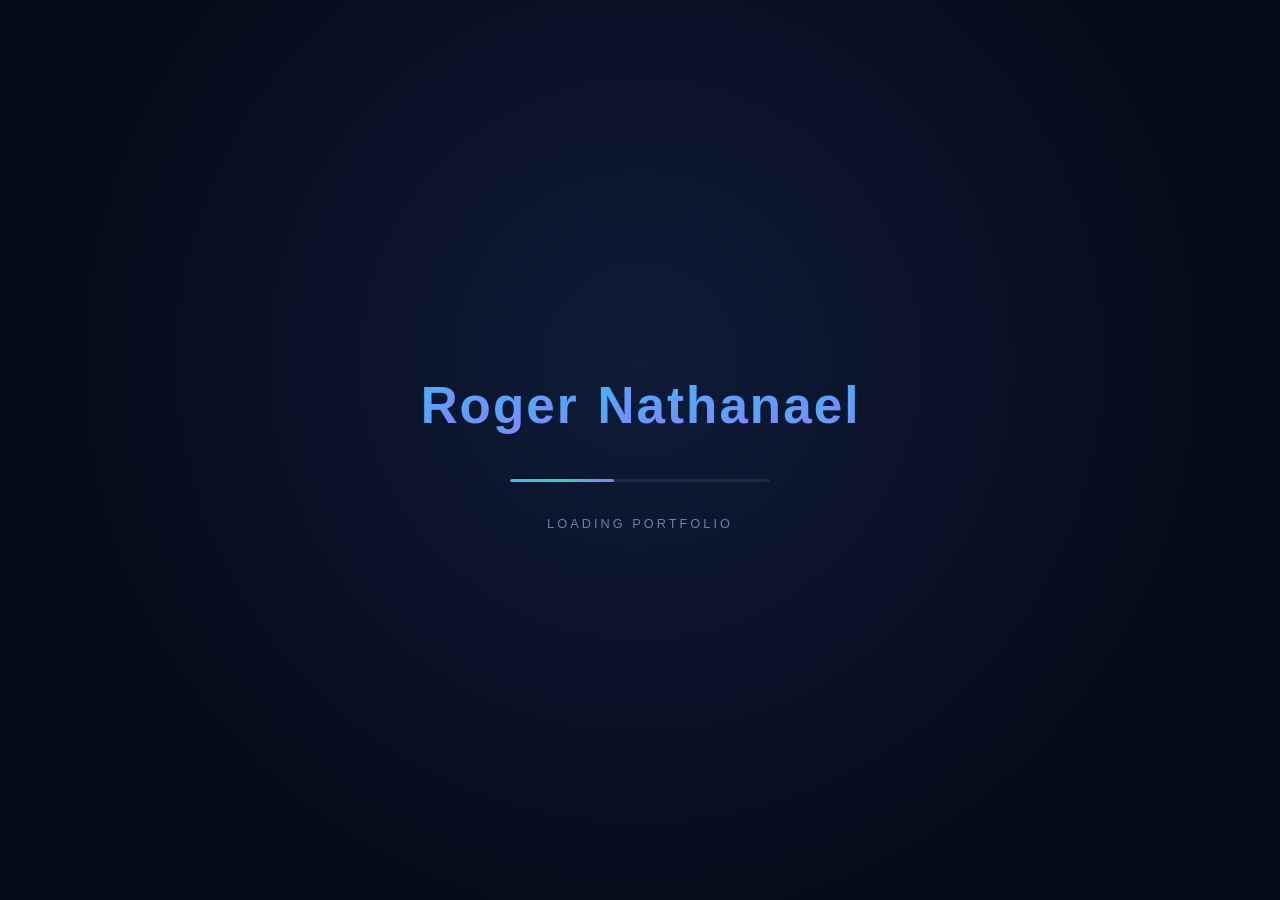
<file: Index.html>
<!DOCTYPE html>
<html lang="id">
<head>
  <meta charset="UTF-8" />
  <meta name="viewport" content="width=device-width, initial-scale=1.0" />
  <meta name="description" content="Personal portfolio of Roger Nathanael - Business Information Technology student at BINUS University." />
  <title>Roger Nathanael | Home</title>
  <link rel="preconnect" href="https://fonts.googleapis.com" />
  <link rel="preconnect" href="https://fonts.gstatic.com" crossorigin />
  <link href="https://fonts.googleapis.com/css2?family=Poppins:wght@300;400;500;600;700;800&family=Space+Grotesk:wght@400;500;600;700&display=swap" rel="stylesheet" />
  <link rel="stylesheet" href="css/style.css" />
  <script>
    // Runs before first paint: if this isn't the first visit of the session
    // (or we arrived via an in-site transition), skip the preloader entirely
    // so there's no blink / spinner flash on page changes.
    if (sessionStorage.getItem('rn-loaded') || sessionStorage.getItem('rn-transition')) {
      document.documentElement.classList.add('no-preloader');
    }
  </script>
</head>
<body class="loading">

  <div id="preloader">
    <div class="pre-logo" id="preLogo"></div>
    <div class="pre-ring"></div>
    <div class="pre-bar"><i></i></div>
    <div class="pre-text">Loading Portfolio</div>
  </div>

  <div class="bg-glow"></div>

  <nav>
    <div class="container nav-inner">
      <a href="index.html" class="logo">
        <span class="logo-name">Roger<span>.</span>Nathanael</span>
        <span class="logo-role">Business Information Technology Student</span>
      </a>
      <div class="nav-right">
        <ul class="nav-links" id="navLinks">
          <li><a href="index.html"><span class="idx">01</span>Home</a></li>
          <li><a href="about.html"><span class="idx">02</span>About</a></li>
          <li><a href="skills.html"><span class="idx">03</span>Skills</a></li>
          <li><a href="projects.html"><span class="idx">04</span>Projects</a></li>
          <li><a href="experience.html"><span class="idx">05</span>Experience</a></li>
          <li><a href="education.html"><span class="idx">06</span>Education</a></li>
          <li><a href="research.html"><span class="idx">07</span>Research</a></li>
          <li><a href="contact.html"><span class="idx">08</span>Contact</a></li>
        </ul>
        <div class="page-status">
          <span class="pill"><span class="dot"></span><span id="currentPageName">Home</span></span>
          <span class="page-count txt"><b id="currentPageNo">01</b> / 08</span>
        </div>
      </div>
      <button class="menu-toggle" id="menuToggle" aria-label="Toggle menu"><span></span><span></span><span></span></button>
    </div>
  </nav>

  <main>
    <section class="section" id="home">
      <!-- Always-moving decorative elements (animate even when idle) -->
      <div class="hero-decor" aria-hidden="true">
        <span class="orb orb-1"></span>
        <span class="orb orb-2"></span>
        <span class="orb orb-3"></span>
        <span class="ring ring-1"></span>
        <span class="ring ring-2"></span>
        <span class="particle particle-1"></span>
        <span class="particle particle-2"></span>
        <span class="particle particle-3"></span>
        <span class="particle particle-4"></span>
        <span class="particle particle-5"></span>
        <span class="particle particle-6"></span>
      </div>
      <div class="container hero">
        <div class="hero-text">
          <span class="hero-eyebrow reveal zoom"><span class="dot"></span> Open to internship opportunities</span>
          <h1 class="reveal up s1">Hi, I'm <span class="accent">Roger Nathanael</span></h1>
          <p class="role reveal up s2">Business Information Technology Student</p>
          <p class="lead reveal up s3">I explore the intersection of <strong>technology, business, and user-centered solutions</strong> through projects in information systems, UI/UX, data, machine learning, and IoT.</p>
          <div class="actions reveal up s4">
            <a class="btn btn-primary" href="projects.html"><svg viewBox="0 0 24 24" fill="none" stroke="currentColor" stroke-width="2"><path d="M3 3h7v7H3zM14 3h7v7h-7zM14 14h7v7h-7zM3 14h7v7H3z"/></svg>View My Projects</a>
            <a class="btn btn-outline" href="assets/Roger-Nathanael-CV.pdf" target="_blank" rel="noopener"><svg viewBox="0 0 24 24" fill="none" stroke="currentColor" stroke-width="2"><path d="M12 3v12m0 0 4-4m-4 4-4-4M5 21h14"/></svg>Download CV</a>
          </div>
          <div class="hero-chips reveal up s5">
            <span class="chip">BIT Student</span>
            <span class="chip">GPA 3.81</span>
            <span class="chip highlight">IoT Project — 1st Place</span>
          </div>
        </div>
        <div class="hero-visual">
          <div class="avatar-card reveal right s2">
            <div class="avatar">RN</div>
            <div class="avatar-meta"><div><strong>3.81</strong> GPA</div><div style="text-align:right;"><strong>Bekasi</strong> West Java</div></div>
          </div>
        </div>
      </div>
      <div class="scroll-hint"><div class="mouse"></div>SCROLL TO CONTINUE</div>
    </section>
  </main>

  <script src="js/portfolio-data.js"></script>
  <script src="js/main.js"></script>
</body>
</html>
</file>
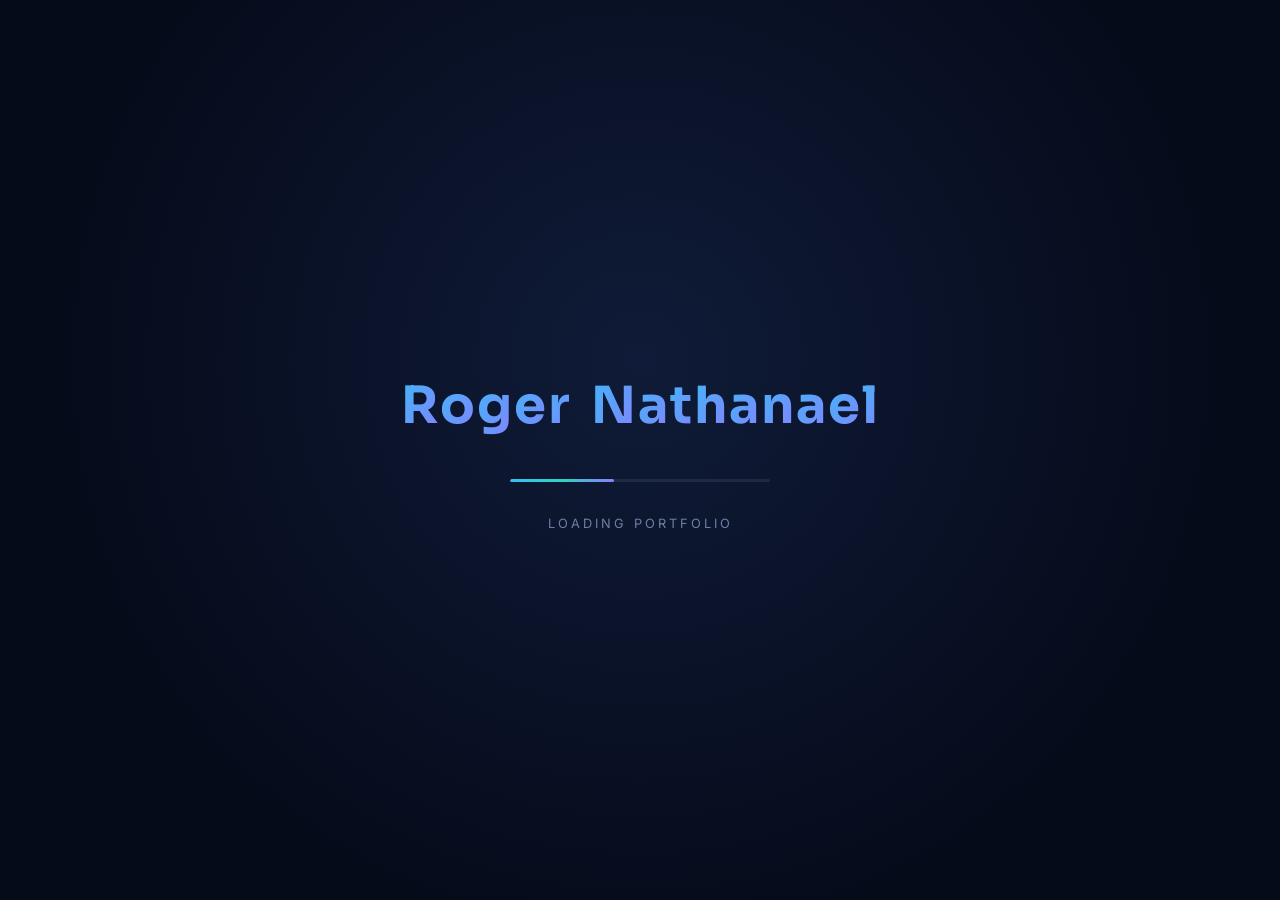
<file: index.html>
﻿<!DOCTYPE html>
<html lang="id">
<head>
  <meta charset="UTF-8" />
  <meta name="viewport" content="width=device-width, initial-scale=1.0" />
  <meta name="description" content="Personal portfolio of Roger Nathanael - Business Information Technology student at BINUS University." />
  <title>Roger Nathanael | Home</title>
  <link rel="preconnect" href="https://fonts.googleapis.com" />
  <link rel="preconnect" href="https://fonts.gstatic.com" crossorigin />
  <link href="https://fonts.googleapis.com/css2?family=Sora:wght@400;500;600;700;800&family=Inter:wght@300;400;500;600;700&display=swap" rel="stylesheet" />
  <link rel="stylesheet" href="css/style.css" />
  <script>
    // Runs before first paint: if this isn't the first visit of the session
    // (or we arrived via an in-site transition), skip the preloader entirely
    // so there's no blink / spinner flash on page changes.
    if (sessionStorage.getItem('rn-loaded') || sessionStorage.getItem('rn-transition')) {
      document.documentElement.classList.add('no-preloader');
    }
  </script>
</head>
<body class="loading">

  <div id="preloader">
    <div class="pre-logo" id="preLogo"></div>
    <div class="pre-ring"></div>
    <div class="pre-bar"><i></i></div>
    <div class="pre-text">Loading Portfolio</div>
  </div>

  <div class="bg-glow"></div>

  <nav>
    <div class="container nav-inner">
      <a href="index.html" class="logo">
        <span class="logo-name">Roger<span>.</span>Nathanael</span>
        <span class="logo-role">Business Information Technology Student</span>
      </a>
      <div class="nav-right">
        <ul class="nav-links" id="navLinks">
          <li><a href="index.html"><span class="idx">01</span>Home</a></li>
          <li><a href="about.html"><span class="idx">02</span>About</a></li>
          <li><a href="skills.html"><span class="idx">03</span>Skills</a></li>
          <li><a href="projects.html"><span class="idx">04</span>Projects</a></li>
          <li><a href="experience.html"><span class="idx">05</span>Experience</a></li>
          <li><a href="education.html"><span class="idx">06</span>Education</a></li>
          <li><a href="research.html"><span class="idx">07</span>Research</a></li>
          <li><a href="contact.html"><span class="idx">08</span>Contact</a></li>
        </ul>
        <div class="page-status">
          <span class="pill"><span class="dot"></span><span id="currentPageName">Home</span></span>
          <span class="page-count txt"><b id="currentPageNo">01</b> / 08</span>
        </div>
      </div>
      <button class="menu-toggle" id="menuToggle" aria-label="Toggle menu"><span></span><span></span><span></span></button>
    </div>
  </nav>

  <main>
    <section class="section" id="home">
      <!-- Always-moving decorative elements (animate even when idle) -->
      <div class="hero-decor" aria-hidden="true">
        <span class="orb orb-1"></span>
        <span class="orb orb-2"></span>
        <span class="orb orb-3"></span>
        <span class="ring ring-1"></span>
        <span class="ring ring-2"></span>
        <span class="particle particle-1"></span>
        <span class="particle particle-2"></span>
        <span class="particle particle-3"></span>
        <span class="particle particle-4"></span>
        <span class="particle particle-5"></span>
        <span class="particle particle-6"></span>
      </div>
      <div class="container hero">
        <div class="hero-text">
          <span class="hero-eyebrow reveal zoom"><span class="dot"></span> Open to internship opportunities</span>
          <h1 class="reveal up s1">Hi, I'm <span class="accent">Roger Nathanael</span></h1>
          <p class="role reveal up s2">Systems Analyst &amp; Business Intelligence Enthusiast</p>
          <p class="lead reveal up s3">Business Information Technology student at BINUS University specializing in <strong>system workflow optimization, functional requirements, and data-driven solutions</strong> — bridging user needs with practical technology through relational database design, interactive Excel BI dashboards, and AI-assisted workflows.</p>
          <div class="actions reveal up s4">
            <a class="btn btn-primary" href="projects.html"><svg viewBox="0 0 24 24" fill="none" stroke="currentColor" stroke-width="2"><path d="M3 3h7v7H3zM14 3h7v7h-7zM14 14h7v7h-7zM3 14h7v7H3z"/></svg>View My Projects</a>
            <a class="btn btn-outline" href="assets/CV Roger Nathanael.pdf" target="_blank" rel="noopener"><svg viewBox="0 0 24 24" fill="none" stroke="currentColor" stroke-width="2"><path d="M12 3v12m0 0 4-4m-4 4-4-4M5 21h14"/></svg>Download CV</a>
          </div>
          <div class="hero-chips reveal up s5">
            <span class="chip">BIT Student</span>
            <span class="chip">GPA 3.83</span>
            <span class="chip highlight">IoT Project — 1st Place</span>
          </div>
        </div>
        <div class="hero-visual">
          <div class="avatar-card reveal right s2">
            <div class="avatar"><img src="assets/Profile.webp" alt="Roger Nathanael" /></div>
            <div class="avatar-meta"><div><strong>3.83</strong> GPA</div><div style="text-align:right;"><strong>Bekasi</strong> Indonesia</div></div>
          </div>
        </div>
      </div>

    </section>
  </main>

  <script src="js/portfolio-data.js"></script>
  <script src="js/main.js"></script>
</body>
</html>
</file>
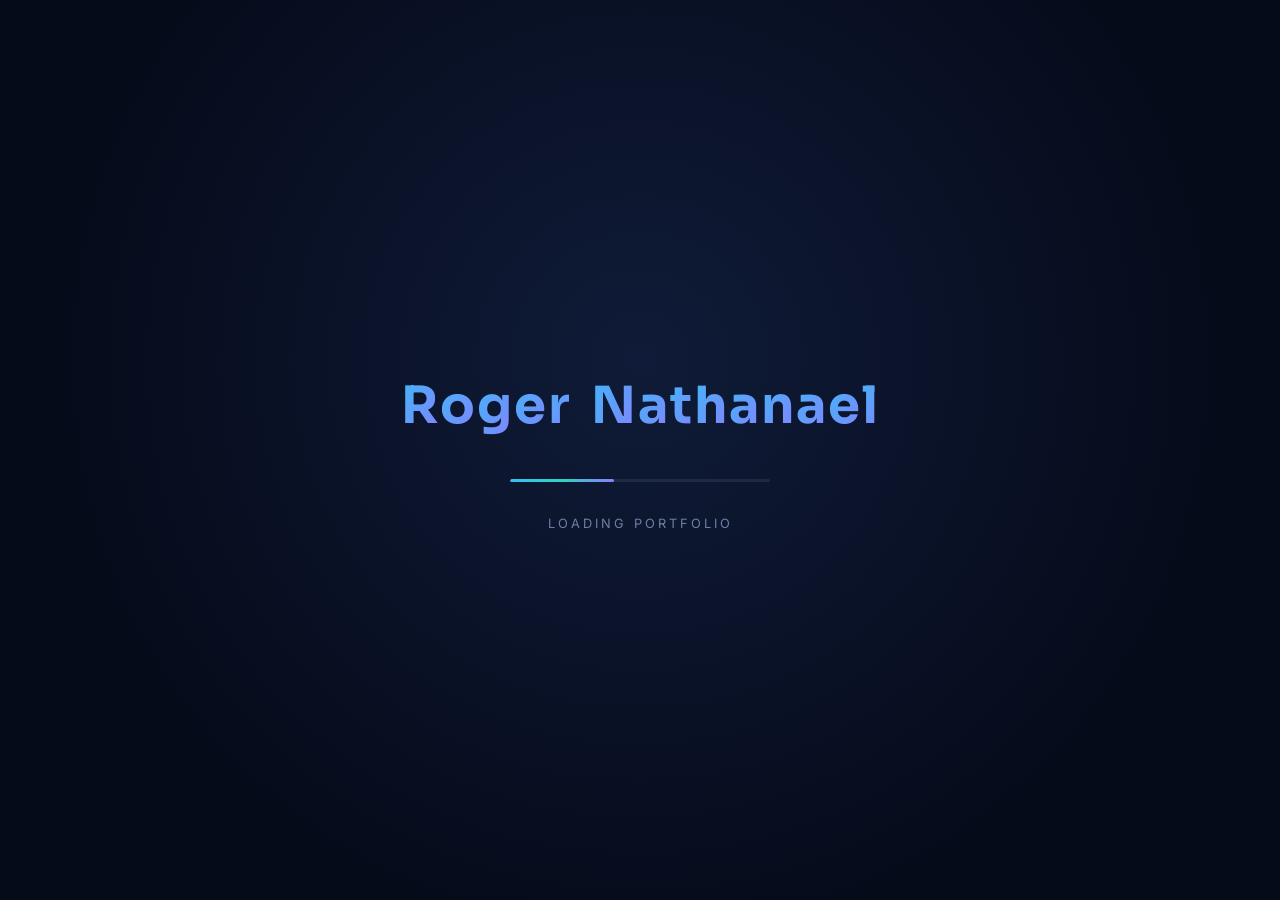
<file: contact.html>
﻿<!DOCTYPE html>
<html lang="id">
<head>
  <meta charset="UTF-8" />
  <meta name="viewport" content="width=device-width, initial-scale=1.0" />
  <meta name="description" content="Contact Roger Nathanael." />
  <title>Roger Nathanael | Contact</title>
  <link rel="preconnect" href="https://fonts.googleapis.com" />
  <link rel="preconnect" href="https://fonts.gstatic.com" crossorigin />
  <link href="https://fonts.googleapis.com/css2?family=Sora:wght@400;500;600;700;800&family=Inter:wght@300;400;500;600;700&display=swap" rel="stylesheet" />
  <link rel="stylesheet" href="css/style.css" />
  <script>
    if (sessionStorage.getItem('rn-loaded') || sessionStorage.getItem('rn-transition')) {
      document.documentElement.classList.add('no-preloader');
    }
  </script>
</head>
<body class="loading">

  <div id="preloader">
    <div class="pre-logo" id="preLogo"></div>
    <div class="pre-ring"></div>
    <div class="pre-bar"><i></i></div>
    <div class="pre-text">Loading Portfolio</div>
  </div>

  <div class="bg-glow"></div>

  <nav>
    <div class="container nav-inner">
      <a href="index.html" class="logo">
        <span class="logo-name">Roger<span>.</span>Nathanael</span>
        <span class="logo-role">Business Information Technology Student</span>
      </a>
      <div class="nav-right">
        <ul class="nav-links" id="navLinks">
          <li><a href="index.html"><span class="idx">01</span>Home</a></li>
          <li><a href="about.html"><span class="idx">02</span>About</a></li>
          <li><a href="skills.html"><span class="idx">03</span>Skills</a></li>
          <li><a href="projects.html"><span class="idx">04</span>Projects</a></li>
          <li><a href="experience.html"><span class="idx">05</span>Experience</a></li>
          <li><a href="education.html"><span class="idx">06</span>Education</a></li>
          <li><a href="research.html"><span class="idx">07</span>Research</a></li>
          <li><a href="contact.html"><span class="idx">08</span>Contact</a></li>
        </ul>
        <div class="page-status">
          <span class="pill"><span class="dot"></span><span id="currentPageName">Contact</span></span>
          <span class="page-count txt"><b id="currentPageNo">08</b> / 08</span>
        </div>
      </div>
      <button class="menu-toggle" id="menuToggle" aria-label="Toggle menu"><span></span><span></span><span></span></button>
    </div>
  </nav>

  <main>
    <section class="section" id="contact">
      <div class="container">
        <div class="contact-card reveal zoom">
          <span class="section-tag">Let's Connect</span>
          <h2>Open to Systems Analyst &amp; BI opportunities</h2>
          <p>I'm open to internship opportunities and collaborations in systems analysis, business intelligence, data, and information systems. If you'd like the full picture of my education, skills, and projects, feel free to reach out or download my CV.</p>
          <div class="contact-actions">
            <a class="btn btn-primary" href="mailto:naelnathel@gmail.com?subject=Hello%20Roger"><svg viewBox="0 0 24 24" fill="none" stroke="currentColor" stroke-width="2"><rect x="3" y="5" width="18" height="14" rx="2"/><path d="m3 7 9 6 9-6"/></svg>Send Email</a>
            <a class="btn btn-outline" href="https://www.linkedin.com/in/rogernathanael" target="_blank" rel="noopener"><svg viewBox="0 0 24 24" fill="currentColor"><path d="M4.98 3.5a2.5 2.5 0 11-.01 5.01A2.5 2.5 0 014.98 3.5zM3 8.98h4v12H3v-12zm7 0h3.8v1.64h.05c.53-1 1.83-2.06 3.76-2.06 4.02 0 4.76 2.65 4.76 6.1v6.32h-4v-5.6c0-1.34-.02-3.06-1.87-3.06-1.87 0-2.16 1.46-2.16 2.96v5.7H10v-12z"/></svg>LinkedIn</a>
            <a class="btn btn-outline" href="assets/CV Roger Nathanael.pdf" target="_blank" rel="noopener"><svg viewBox="0 0 24 24" fill="none" stroke="currentColor" stroke-width="2"><path d="M12 3v12m0 0 4-4m-4 4-4-4M5 21h14"/></svg>Download CV</a>
          </div>
          <div class="contact-info">
            <span>✉️ <a href="mailto:naelnathel@gmail.com">naelnathel@gmail.com</a></span>
            <span>in <a href="https://www.linkedin.com/in/rogernathanael" target="_blank" rel="noopener">linkedin.com/in/rogernathanael</a></span>
            <span>📍 Bekasi, Indonesia</span>
          </div>
        </div>
      </div>
    </section>
  </main>

  <script src="js/portfolio-data.js"></script>
  <script src="js/main.js"></script>
</body>
</html>
</file>
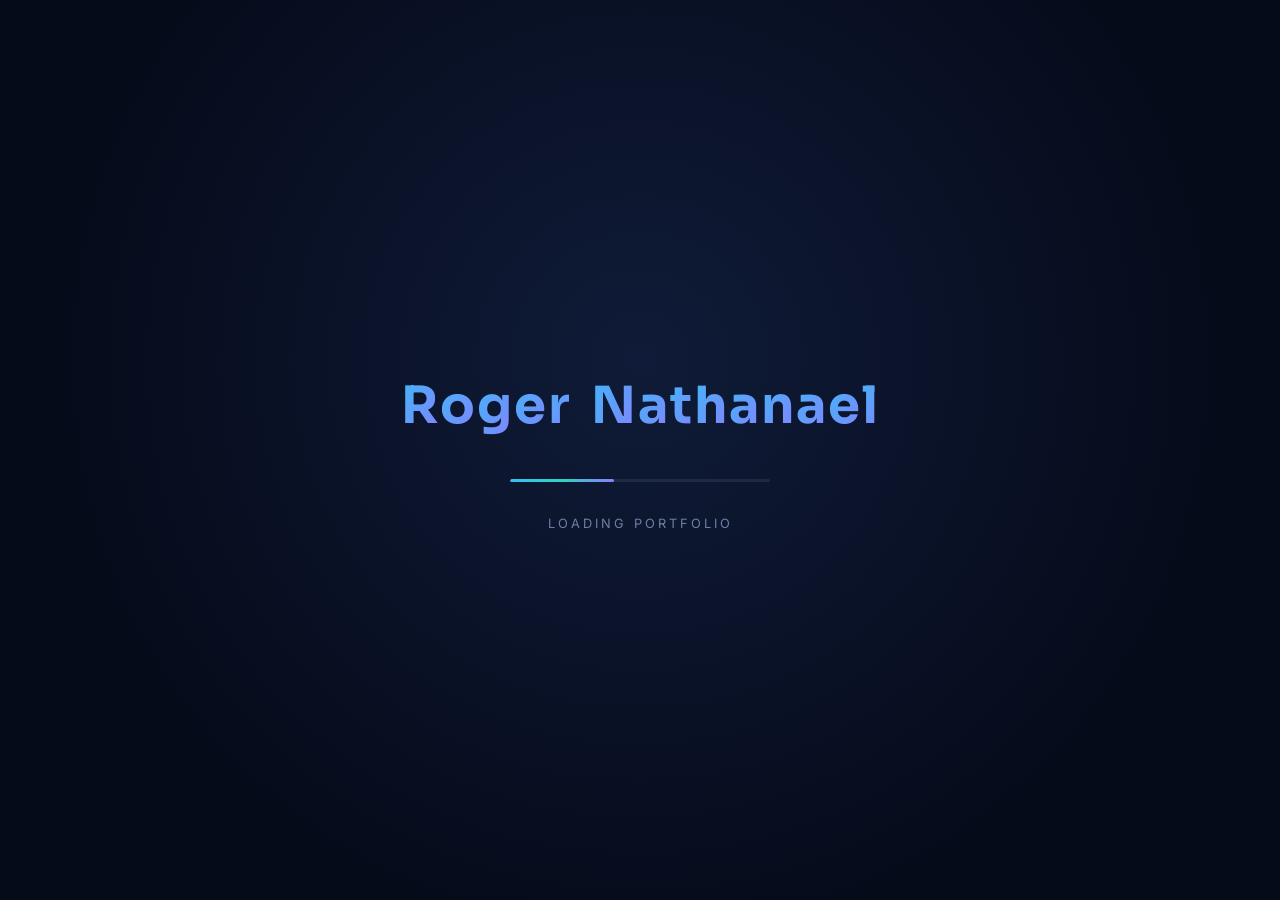
<file: education.html>
﻿<!DOCTYPE html>
<html lang="id">
<head>
  <meta charset="UTF-8" />
  <meta name="viewport" content="width=device-width, initial-scale=1.0" />
  <meta name="description" content="Education of Roger Nathanael." />
  <title>Roger Nathanael | Education</title>
  <link rel="preconnect" href="https://fonts.googleapis.com" />
  <link rel="preconnect" href="https://fonts.gstatic.com" crossorigin />
  <link href="https://fonts.googleapis.com/css2?family=Sora:wght@400;500;600;700;800&family=Inter:wght@300;400;500;600;700&display=swap" rel="stylesheet" />
  <link rel="stylesheet" href="css/style.css" />
  <script>
    if (sessionStorage.getItem('rn-loaded') || sessionStorage.getItem('rn-transition')) {
      document.documentElement.classList.add('no-preloader');
    }
  </script>
</head>
<body class="loading">

  <div id="preloader">
    <div class="pre-logo" id="preLogo"></div>
    <div class="pre-ring"></div>
    <div class="pre-bar"><i></i></div>
    <div class="pre-text">Loading Portfolio</div>
  </div>

  <div class="bg-glow"></div>

  <nav>
    <div class="container nav-inner">
      <a href="index.html" class="logo">
        <span class="logo-name">Roger<span>.</span>Nathanael</span>
        <span class="logo-role">Business Information Technology Student</span>
      </a>
      <div class="nav-right">
        <ul class="nav-links" id="navLinks">
          <li><a href="index.html"><span class="idx">01</span>Home</a></li>
          <li><a href="about.html"><span class="idx">02</span>About</a></li>
          <li><a href="skills.html"><span class="idx">03</span>Skills</a></li>
          <li><a href="projects.html"><span class="idx">04</span>Projects</a></li>
          <li><a href="experience.html"><span class="idx">05</span>Experience</a></li>
          <li><a href="education.html"><span class="idx">06</span>Education</a></li>
          <li><a href="research.html"><span class="idx">07</span>Research</a></li>
          <li><a href="contact.html"><span class="idx">08</span>Contact</a></li>
        </ul>
        <div class="page-status">
          <span class="pill"><span class="dot"></span><span id="currentPageName">Education</span></span>
          <span class="page-count txt"><b id="currentPageNo">06</b> / 08</span>
        </div>
      </div>
      <button class="menu-toggle" id="menuToggle" aria-label="Toggle menu"><span></span><span></span><span></span></button>
    </div>
  </nav>

  <main>
    <section class="section" id="education">
      <div class="container">
        <div class="section-head reveal up"><span class="section-tag">Education</span><h2>My academic path</h2></div>
        <div class="edu-layout">
          <div class="timeline reveal left s1">
            <div class="t-item">
              <div class="t-head"><h3>BINUS University</h3><span class="period">2024 - Present</span></div>
              <div class="org">Bachelor of Business Information Technology</div>
              <ul><li>Current GPA: 3.83</li></ul>
            </div>
            <div class="t-item">
              <div class="t-head"><h3>SMAS Yadika 4</h3><span class="period">2021 - 2024</span></div>
              <div class="org">Social Sciences Major</div>
            </div>
          </div>
          <div class="coursework reveal right s2">
            <span class="tools-label">Relevant Coursework</span>
            <div class="course-tags">
              <span>Information Systems Analysis</span>
              <span>Programming for Business</span>
              <span>Machine Learning</span>
              <span>Data Modelling</span>
              <span>Project Management</span>
              <span>Smart Application</span>
              <span>Research Method in Information Systems</span>
            </div>
          </div>
        </div>
      </div>
    </section>
  </main>

  <script src="js/portfolio-data.js"></script>
  <script src="js/main.js"></script>
</body>
</html>
</file>
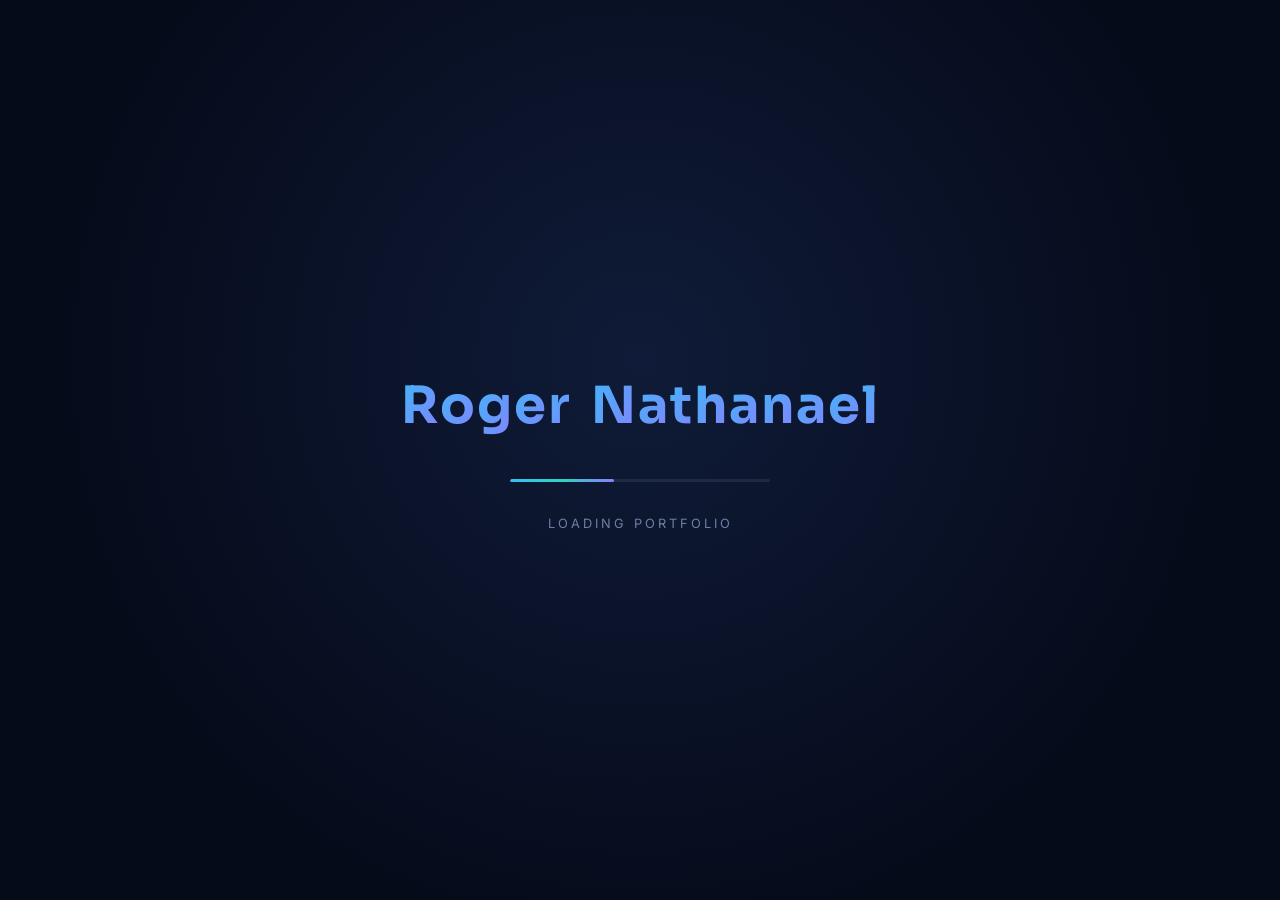
<file: experience.html>
﻿<!DOCTYPE html>
<html lang="id">
<head>
  <meta charset="UTF-8" />
  <meta name="viewport" content="width=device-width, initial-scale=1.0" />
  <meta name="description" content="Experience of Roger Nathanael." />
  <title>Roger Nathanael | Experience</title>
  <link rel="preconnect" href="https://fonts.googleapis.com" />
  <link rel="preconnect" href="https://fonts.gstatic.com" crossorigin />
  <link href="https://fonts.googleapis.com/css2?family=Sora:wght@400;500;600;700;800&family=Inter:wght@300;400;500;600;700&display=swap" rel="stylesheet" />
  <link rel="stylesheet" href="css/style.css" />
  <script>
    if (sessionStorage.getItem('rn-loaded') || sessionStorage.getItem('rn-transition')) {
      document.documentElement.classList.add('no-preloader');
    }
  </script>
</head>
<body class="loading">

  <div id="preloader">
    <div class="pre-logo" id="preLogo"></div>
    <div class="pre-ring"></div>
    <div class="pre-bar"><i></i></div>
    <div class="pre-text">Loading Portfolio</div>
  </div>

  <div class="bg-glow"></div>

  <nav>
    <div class="container nav-inner">
      <a href="index.html" class="logo">
        <span class="logo-name">Roger<span>.</span>Nathanael</span>
        <span class="logo-role">Business Information Technology Student</span>
      </a>
      <div class="nav-right">
        <ul class="nav-links" id="navLinks">
          <li><a href="index.html"><span class="idx">01</span>Home</a></li>
          <li><a href="about.html"><span class="idx">02</span>About</a></li>
          <li><a href="skills.html"><span class="idx">03</span>Skills</a></li>
          <li><a href="projects.html"><span class="idx">04</span>Projects</a></li>
          <li><a href="experience.html"><span class="idx">05</span>Experience</a></li>
          <li><a href="education.html"><span class="idx">06</span>Education</a></li>
          <li><a href="research.html"><span class="idx">07</span>Research</a></li>
          <li><a href="contact.html"><span class="idx">08</span>Contact</a></li>
        </ul>
        <div class="page-status">
          <span class="pill"><span class="dot"></span><span id="currentPageName">Experience</span></span>
          <span class="page-count txt"><b id="currentPageNo">05</b> / 08</span>
        </div>
      </div>
      <button class="menu-toggle" id="menuToggle" aria-label="Toggle menu"><span></span><span></span><span></span></button>
    </div>
  </nav>

  <main>
    <section class="section" id="experience">
      <div class="container">
        <div class="section-head reveal up"><span class="section-tag">Experience</span><h2>Where I've contributed</h2></div>
        <div class="timeline">
          <div class="t-item reveal blur s1">
            <div class="t-head"><h3>Multimedia Team Volunteer</h3><span class="period">2023 - Present</span></div>
            <div class="org">GBI Pondok Gede Plaza</div>
            <ul>
              <li>Support multimedia operations during worship services and various church events.</li>
              <li>Coordinate with team members to ensure smooth execution of events.</li>
              <li>Work in time-sensitive situations while maintaining focus, accuracy, and responsibility.</li>
            </ul>
          </div>
        </div>
      </div>
    </section>
  </main>

  <script src="js/portfolio-data.js"></script>
  <script src="js/main.js"></script>
</body>
</html>
</file>
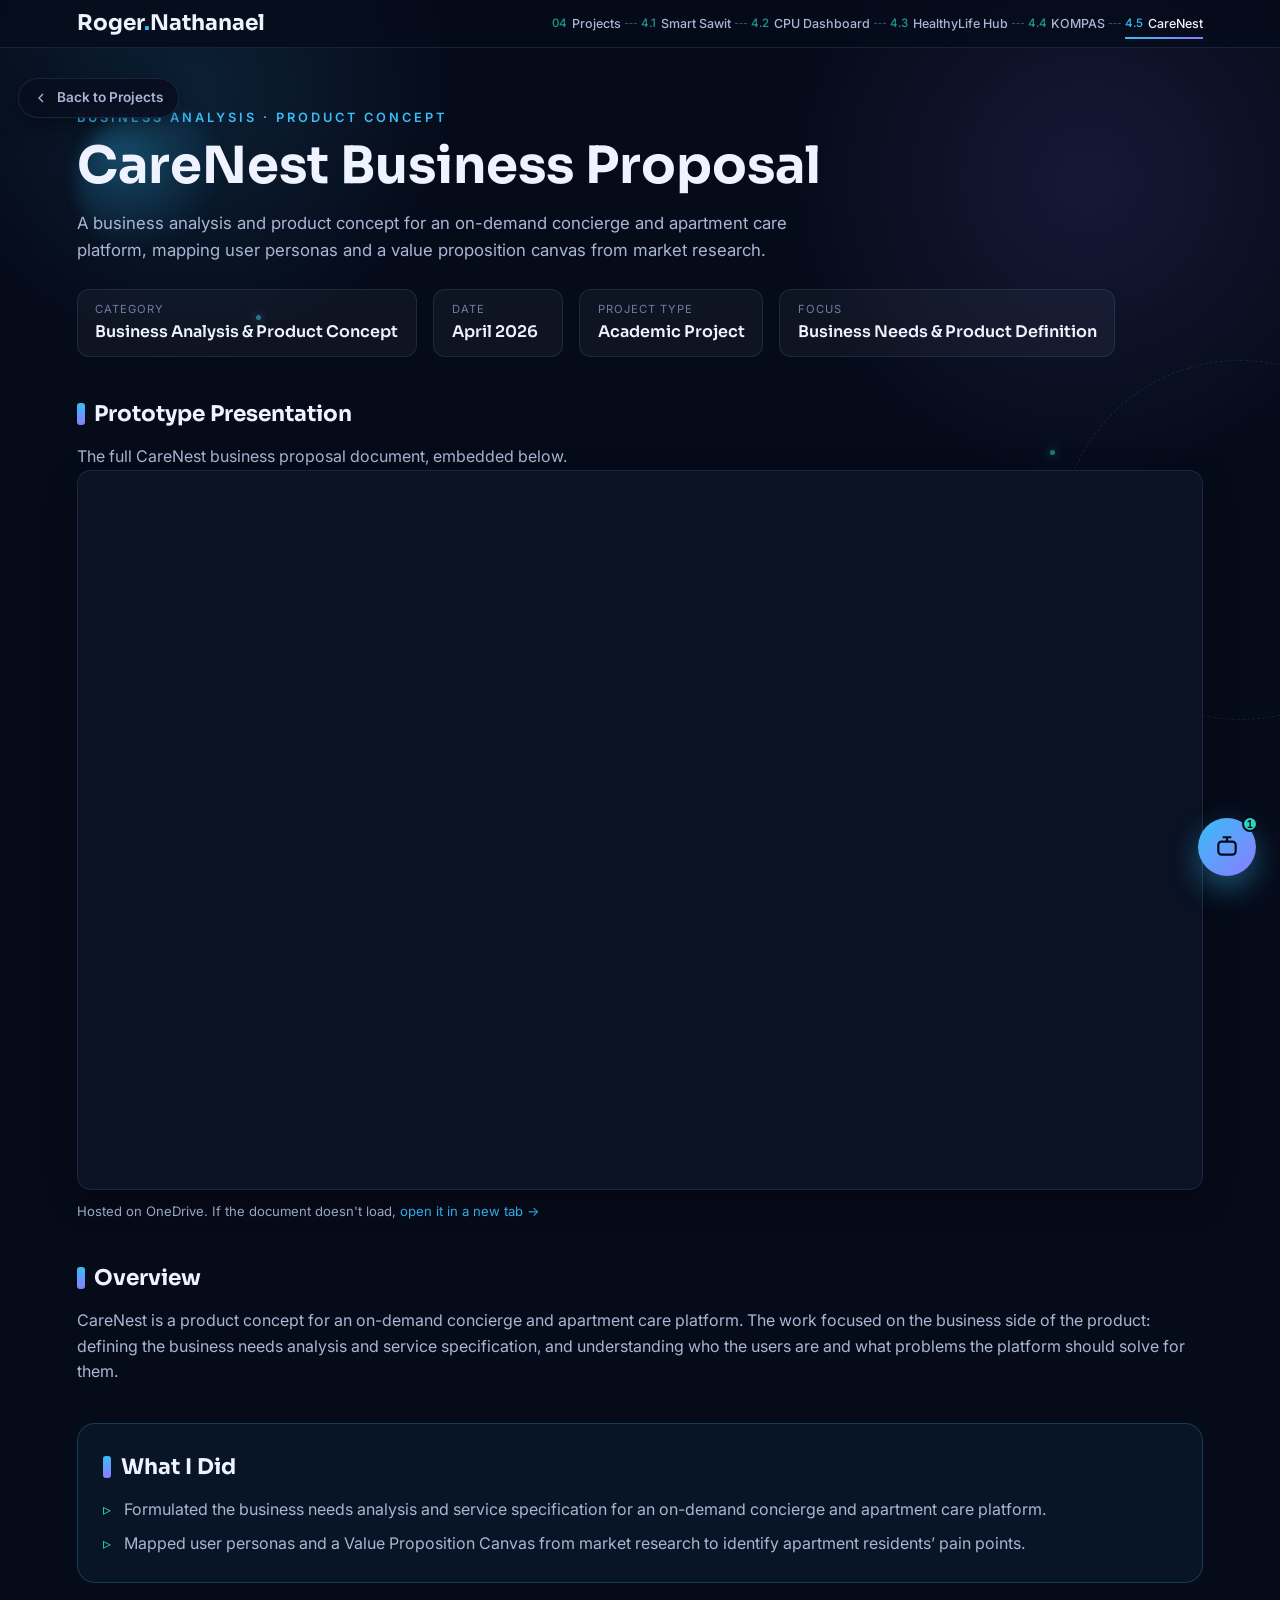
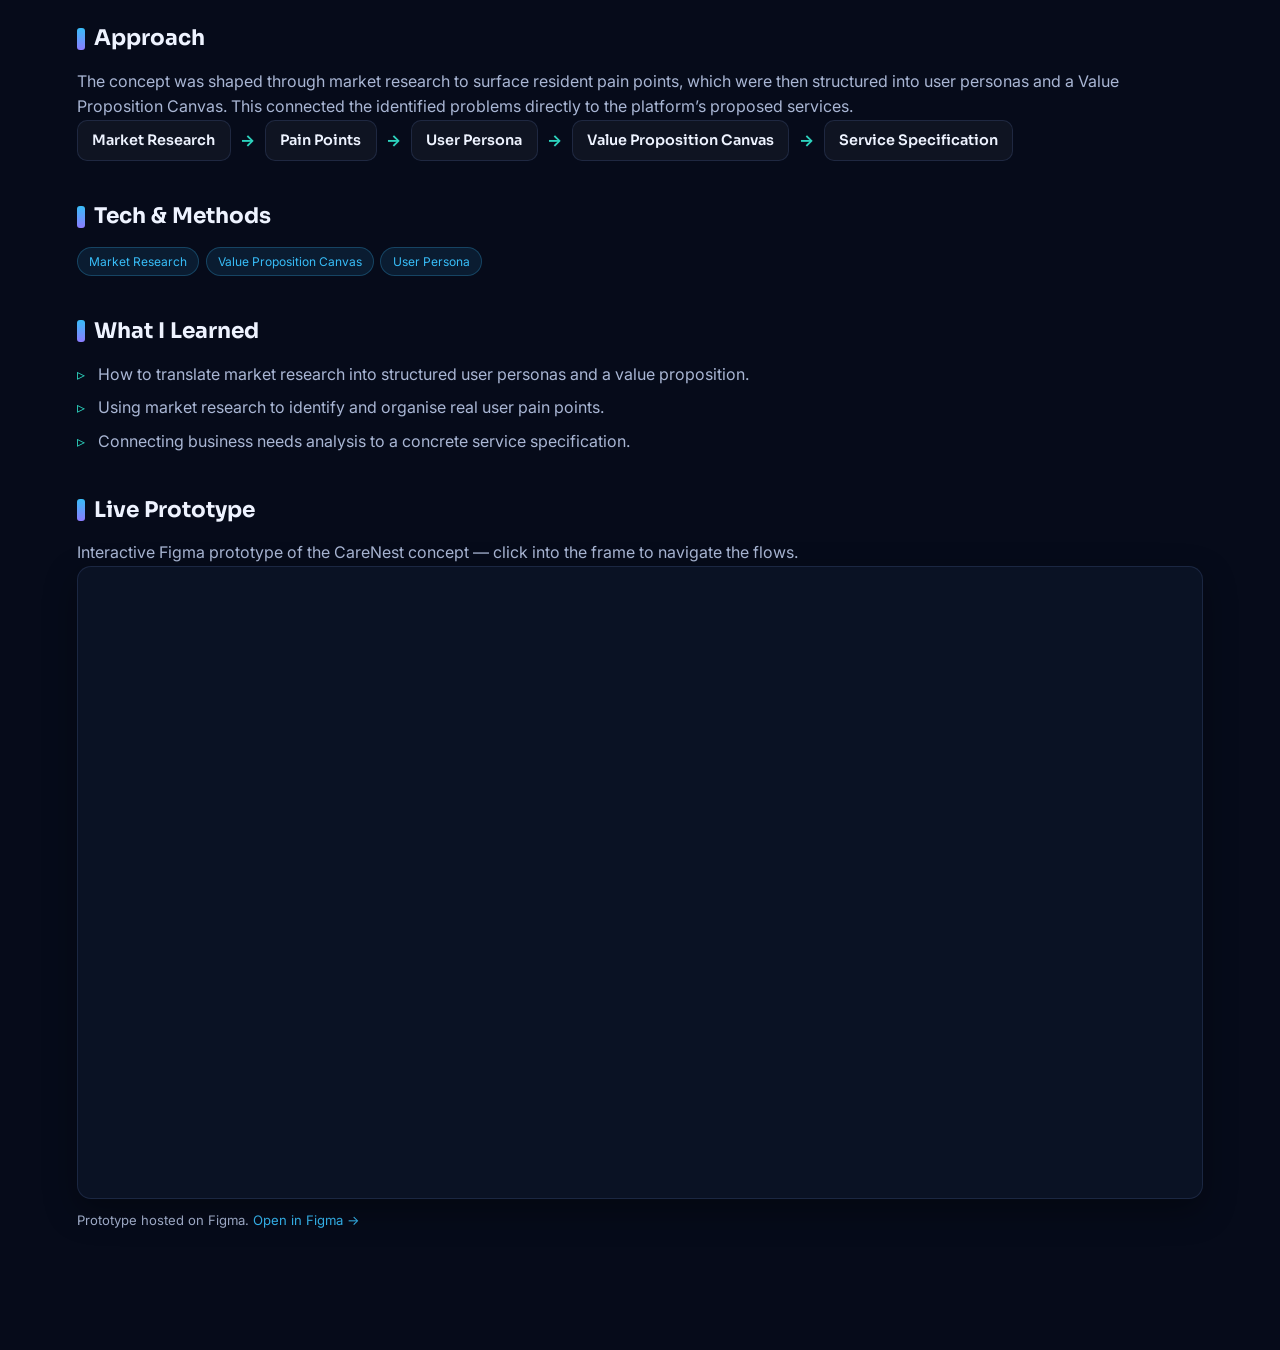
<file: project-carenest.html>
<!DOCTYPE html>
<html lang="id">
<head>
  <meta charset="UTF-8" />
  <meta name="viewport" content="width=device-width, initial-scale=1.0" />
  <meta name="description" content="CareNest Business Proposal - project by Roger Nathanael." />
  <title>Roger Nathanael | CareNest Business Proposal</title>
  <link rel="preconnect" href="https://fonts.googleapis.com" />
  <link rel="preconnect" href="https://fonts.gstatic.com" crossorigin />
  <link href="https://fonts.googleapis.com/css2?family=Sora:wght@400;500;600;700;800&family=Inter:wght@300;400;500;600;700&display=swap" rel="stylesheet" />
  <link rel="stylesheet" href="css/style.css" />
  <script>
    if (sessionStorage.getItem('rn-loaded') || sessionStorage.getItem('rn-transition')) {
      document.documentElement.classList.add('no-preloader');
    }
    try {
      var _pf = (location.pathname.split('/').pop() || 'index.html').toLowerCase();
      if (sessionStorage.getItem('rn-proj-enter') === _pf) {
        document.documentElement.classList.add('no-preloader', 'proj-covering');
      }
    } catch (e) {}
  </script>
</head>
<body class="loading detail-body">

  <div id="preloader">
    <div class="pre-logo" id="preLogo"></div>
    <div class="pre-ring"></div>
    <div class="pre-bar"><i></i></div>
    <div class="pre-text">Loading Portfolio</div>
  </div>

  <div class="bg-glow"></div>

  <nav>
    <div class="container nav-inner">
      <a href="index.html" class="logo">
        <span class="logo-name">Roger<span>.</span>Nathanael</span>
        <span class="logo-role">Business Information Technology Student</span>
      </a>
      <div class="nav-right">
        <ul class="nav-links" id="navLinks">
          <li><a href="index.html"><span class="idx">01</span>Home</a></li>
          <li><a href="about.html"><span class="idx">02</span>About</a></li>
          <li><a href="skills.html"><span class="idx">03</span>Skills</a></li>
          <li><a href="projects.html"><span class="idx">04</span>Projects</a></li>
          <li><a href="experience.html"><span class="idx">05</span>Experience</a></li>
          <li><a href="education.html"><span class="idx">06</span>Education</a></li>
          <li><a href="research.html"><span class="idx">07</span>Research</a></li>
          <li><a href="contact.html"><span class="idx">08</span>Contact</a></li>
        </ul>
        <div class="page-status">
          <span class="pill"><span class="dot"></span><span id="currentPageName">Projects</span></span>
        </div>
      </div>
      <button class="menu-toggle" id="menuToggle" aria-label="Toggle menu"><span></span><span></span><span></span></button>
    </div>
  </nav>

  <main class="detail-main">
    <div class="container">
      <a class="detail-back" href="projects.html"><svg viewBox="0 0 24 24" fill="none" stroke="currentColor" stroke-width="2"><path d="m15 18-6-6 6-6"/></svg>Back to Projects</a>

      <header class="detail-hero">
        <span class="detail-kicker">Business Analysis &middot; Product Concept</span>
        <h1>CareNest Business Proposal</h1>
        <p class="lead">A business analysis and product concept for an on-demand concierge and apartment care platform, mapping user personas and a value proposition canvas from market research.</p>
        <div class="detail-meta">
          <div class="meta"><span class="k">Category</span><span class="v">Business Analysis &amp; Product Concept</span></div>
          <div class="meta"><span class="k">Date</span><span class="v">April 2026</span></div>
          <div class="meta"><span class="k">Project Type</span><span class="v">Academic Project</span></div>
          <div class="meta"><span class="k">Focus</span><span class="v">Business Needs &amp; Product Definition</span></div>
        </div>
      </header>

      <section class="detail-block" id="live">
        <h2>Prototype Presentation</h2>
        <p>The full CareNest business proposal document, embedded below.</p>
        <div class="embed-frame ratio-doc">
          <iframe src="https://1drv.ms/b/c/95f2ffe39defc857/IQRJMVrCAn6wQpdK1DsEYjo4AW4bNGGKeDVD_qfVQQyfwa0" loading="lazy" title="CareNest Business Proposal (PDF)"></iframe>
        </div>
        <p class="embed-note">Hosted on OneDrive. If the document doesn't load, <a href="https://1drv.ms/b/c/95f2ffe39defc857/IQRJMVrCAn6wQpdK1DsEYjo4AW4bNGGKeDVD_qfVQQyfwa0" target="_blank" rel="noopener">open it in a new tab &rarr;</a></p>
      </section>

      <section class="detail-block">
        <h2>Overview</h2>
        <p>CareNest is a product concept for an on-demand concierge and apartment care platform. The work focused on the business side of the product: defining the business needs analysis and service specification, and understanding who the users are and what problems the platform should solve for them.</p>
      </section>

      <section class="detail-block highlight">
        <h2>What I Did</h2>
        <ul>
          <li>Formulated the business needs analysis and service specification for an on-demand concierge and apartment care platform.</li>
          <li>Mapped user personas and a Value Proposition Canvas from market research to identify apartment residents&rsquo; pain points.</li>
        </ul>
      </section>

      <section class="detail-block">
        <h2>Approach</h2>
        <p>The concept was shaped through market research to surface resident pain points, which were then structured into user personas and a Value Proposition Canvas. This connected the identified problems directly to the platform&rsquo;s proposed services.</p>
        <div class="process-flow">
          <span class="step">Market Research</span><span class="arrow">&rarr;</span>
          <span class="step">Pain Points</span><span class="arrow">&rarr;</span>
          <span class="step">User Persona</span><span class="arrow">&rarr;</span>
          <span class="step">Value Proposition Canvas</span><span class="arrow">&rarr;</span>
          <span class="step">Service Specification</span>
        </div>
      </section>

      <section class="detail-block">
        <h2>Tech &amp; Methods</h2>
        <div class="tags"><span>Market Research</span><span>Value Proposition Canvas</span><span>User Persona</span></div>
      </section>

      <section class="detail-block">
        <h2>What I Learned</h2>
        <ul>
          <li>How to translate market research into structured user personas and a value proposition.</li>
          <li>Using market research to identify and organise real user pain points.</li>
          <li>Connecting business needs analysis to a concrete service specification.</li>
        </ul>
      </section>

      <section class="detail-block" id="prototype">
        <h2>Live Prototype</h2>
        <p>Interactive Figma prototype of the CareNest concept — click into the frame to navigate the flows.</p>
        <div class="embed-frame ratio-16-9">
          <iframe src="https://embed.figma.com/design/6yQVoohnWnCsp2iJck1wWA/CareNest--Copy-?node-id=18-2&embed-host=share" allowfullscreen loading="lazy" title="CareNest Figma prototype"></iframe>
        </div>
        <p class="embed-note">Prototype hosted on Figma. <a href="https://www.figma.com/design/6yQVoohnWnCsp2iJck1wWA/CareNest--Copy-?node-id=18-2" target="_blank" rel="noopener">Open in Figma &rarr;</a></p>
      </section>
    </div>
  </main>

  <script src="js/portfolio-data.js"></script>
  <script src="js/main.js"></script>
</body>
</html>
</file>
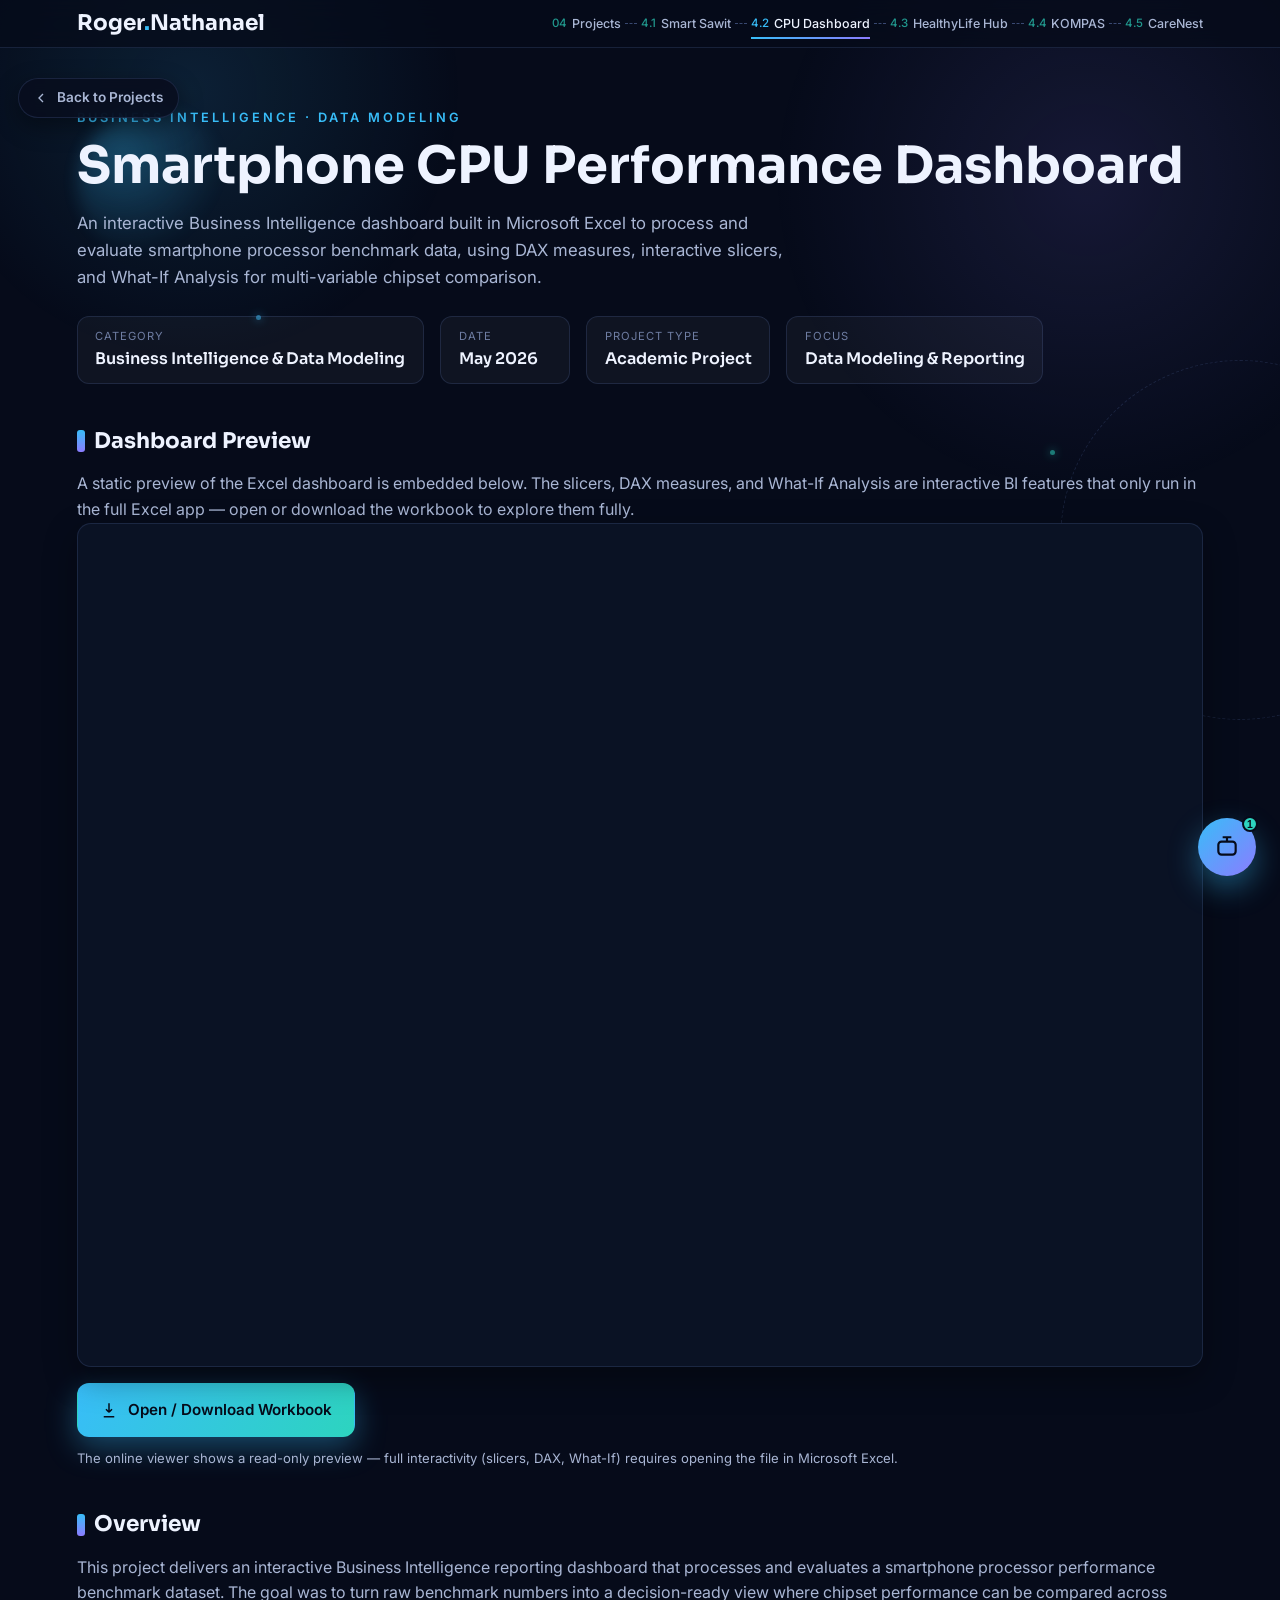
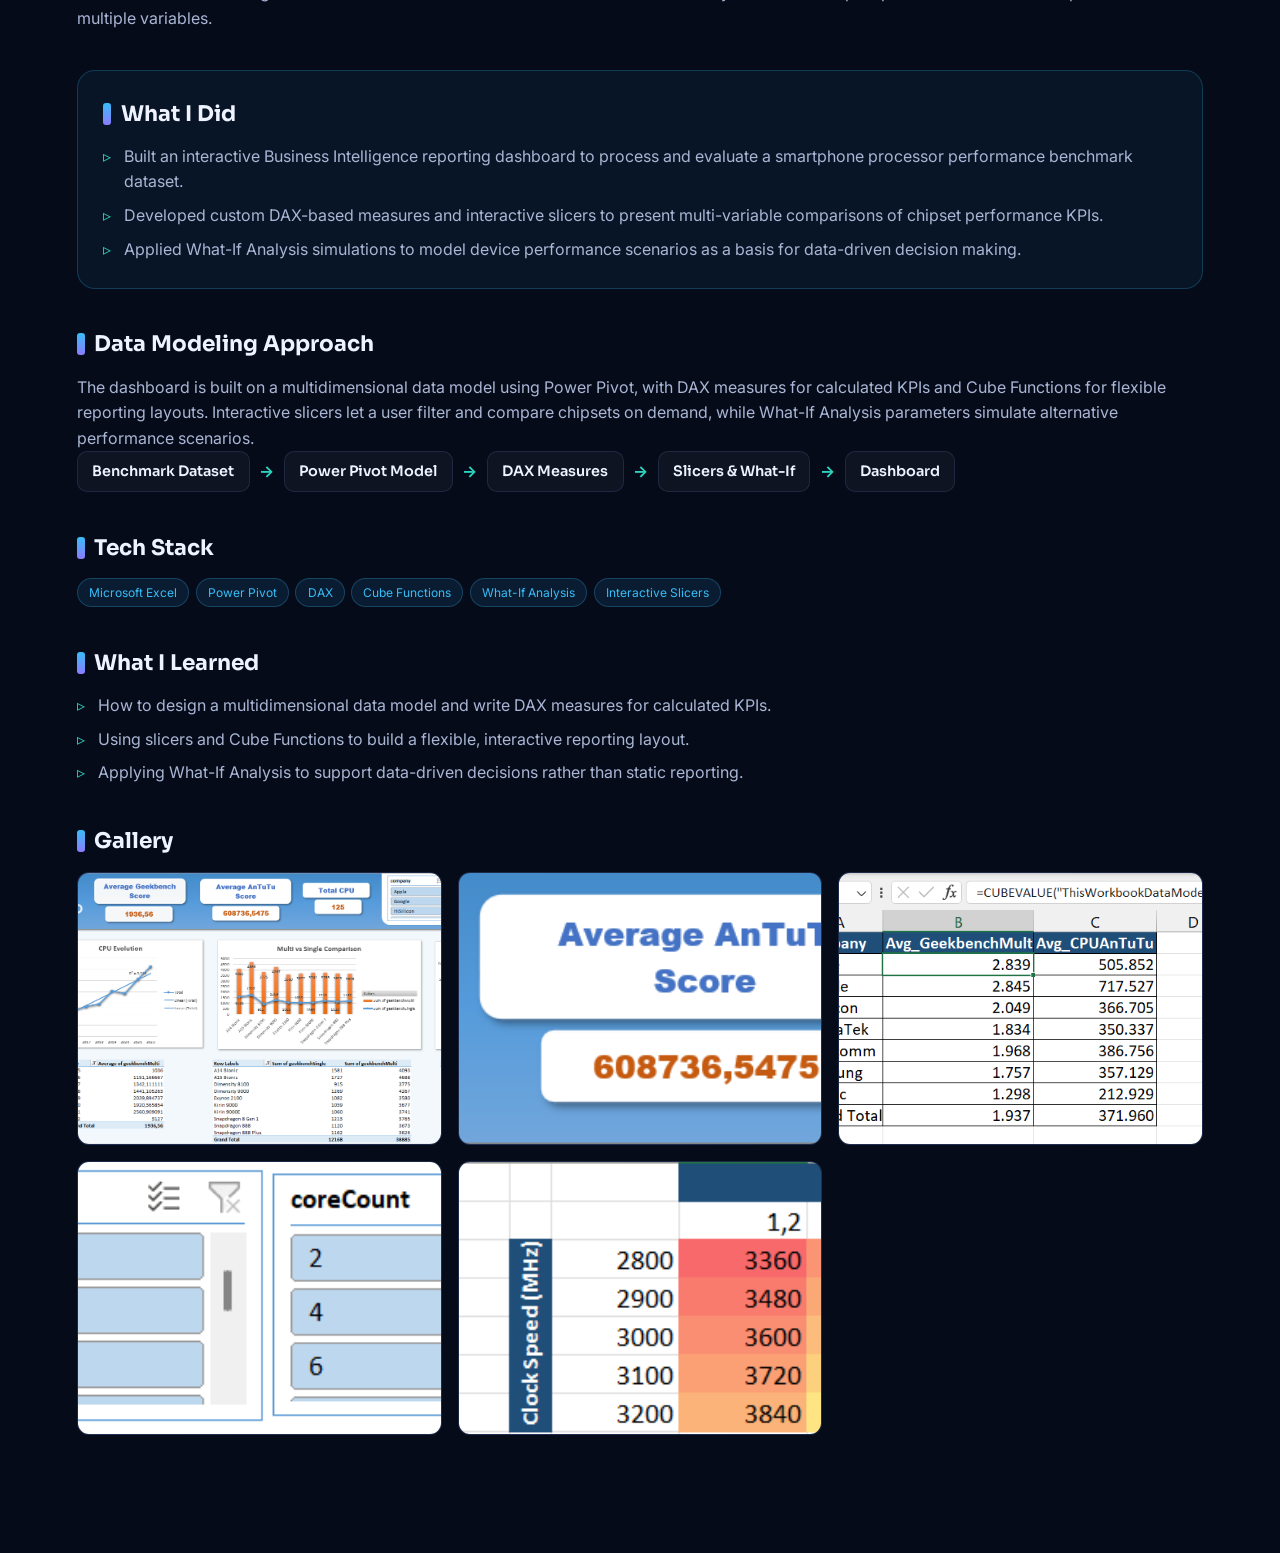
<file: project-cpu-dashboard.html>
<!DOCTYPE html>
<html lang="id">
<head>
  <meta charset="UTF-8" />
  <meta name="viewport" content="width=device-width, initial-scale=1.0" />
  <meta name="description" content="Smartphone CPU Performance Dashboard - project by Roger Nathanael." />
  <title>Roger Nathanael | Smartphone CPU Performance Dashboard</title>
  <link rel="preconnect" href="https://fonts.googleapis.com" />
  <link rel="preconnect" href="https://fonts.gstatic.com" crossorigin />
  <link href="https://fonts.googleapis.com/css2?family=Sora:wght@400;500;600;700;800&family=Inter:wght@300;400;500;600;700&display=swap" rel="stylesheet" />
  <link rel="stylesheet" href="css/style.css" />
  <script>
    if (sessionStorage.getItem('rn-loaded') || sessionStorage.getItem('rn-transition')) {
      document.documentElement.classList.add('no-preloader');
    }
    try {
      var _pf = (location.pathname.split('/').pop() || 'index.html').toLowerCase();
      if (sessionStorage.getItem('rn-proj-enter') === _pf) {
        document.documentElement.classList.add('no-preloader', 'proj-covering');
      }
    } catch (e) {}
  </script>
</head>
<body class="loading detail-body">

  <div id="preloader">
    <div class="pre-logo" id="preLogo"></div>
    <div class="pre-ring"></div>
    <div class="pre-bar"><i></i></div>
    <div class="pre-text">Loading Portfolio</div>
  </div>

  <div class="bg-glow"></div>

  <nav>
    <div class="container nav-inner">
      <a href="index.html" class="logo">
        <span class="logo-name">Roger<span>.</span>Nathanael</span>
        <span class="logo-role">Business Information Technology Student</span>
      </a>
      <div class="nav-right">
        <ul class="nav-links" id="navLinks">
          <li><a href="index.html"><span class="idx">01</span>Home</a></li>
          <li><a href="about.html"><span class="idx">02</span>About</a></li>
          <li><a href="skills.html"><span class="idx">03</span>Skills</a></li>
          <li><a href="projects.html"><span class="idx">04</span>Projects</a></li>
          <li><a href="experience.html"><span class="idx">05</span>Experience</a></li>
          <li><a href="education.html"><span class="idx">06</span>Education</a></li>
          <li><a href="research.html"><span class="idx">07</span>Research</a></li>
          <li><a href="contact.html"><span class="idx">08</span>Contact</a></li>
        </ul>
        <div class="page-status">
          <span class="pill"><span class="dot"></span><span id="currentPageName">Projects</span></span>
        </div>
      </div>
      <button class="menu-toggle" id="menuToggle" aria-label="Toggle menu"><span></span><span></span><span></span></button>
    </div>
  </nav>

  <main class="detail-main">
    <div class="container">
      <a class="detail-back" href="projects.html"><svg viewBox="0 0 24 24" fill="none" stroke="currentColor" stroke-width="2"><path d="m15 18-6-6 6-6"/></svg>Back to Projects</a>

      <header class="detail-hero">
        <span class="detail-kicker">Business Intelligence &middot; Data Modeling</span>
        <h1>Smartphone CPU Performance Dashboard</h1>
        <p class="lead">An interactive Business Intelligence dashboard built in Microsoft Excel to process and evaluate smartphone processor benchmark data, using DAX measures, interactive slicers, and What-If Analysis for multi-variable chipset comparison.</p>
        <div class="detail-meta">
          <div class="meta"><span class="k">Category</span><span class="v">Business Intelligence &amp; Data Modeling</span></div>
          <div class="meta"><span class="k">Date</span><span class="v">May 2026</span></div>
          <div class="meta"><span class="k">Project Type</span><span class="v">Academic Project</span></div>
          <div class="meta"><span class="k">Focus</span><span class="v">Data Modeling &amp; Reporting</span></div>
        </div>
      </header>

      <section class="detail-block" id="live">
        <h2>Dashboard Preview</h2>
        <p>A static preview of the Excel dashboard is embedded below. The slicers, DAX measures, and What-If Analysis are interactive BI features that only run in the full Excel app — open or download the workbook to explore them fully.</p>
        <div class="embed-frame ratio-4-3">
          <iframe src="https://1drv.ms/x/c/95f2ffe39defc857/IQSu22VKJcNqQ5VL4Xs-76AOAcljkI-hia0CB4qGTVjcJSc" scrolling="no" loading="lazy" title="Smartphone CPU Performance Dashboard (Excel)"></iframe>
        </div>
        <div class="embed-actions">
          <a class="btn btn-primary" href="https://1drv.ms/x/c/95f2ffe39defc857/IQSu22VKJcNqQ5VL4Xs-76AOAcljkI-hia0CB4qGTVjcJSc" target="_blank" rel="noopener"><svg viewBox="0 0 24 24" fill="none" stroke="currentColor" stroke-width="2"><path d="M12 3v12m0 0 4-4m-4 4-4-4M5 21h14"/></svg>Open / Download Workbook</a>
        </div>
        <p class="embed-note">The online viewer shows a read-only preview — full interactivity (slicers, DAX, What-If) requires opening the file in Microsoft Excel.</p>
      </section>

      <section class="detail-block">
        <h2>Overview</h2>
        <p>This project delivers an interactive Business Intelligence reporting dashboard that processes and evaluates a smartphone processor performance benchmark dataset. The goal was to turn raw benchmark numbers into a decision-ready view where chipset performance can be compared across multiple variables.</p>
      </section>

      <section class="detail-block highlight">
        <h2>What I Did</h2>
        <ul>
          <li>Built an interactive Business Intelligence reporting dashboard to process and evaluate a smartphone processor performance benchmark dataset.</li>
          <li>Developed custom DAX-based measures and interactive slicers to present multi-variable comparisons of chipset performance KPIs.</li>
          <li>Applied What-If Analysis simulations to model device performance scenarios as a basis for data-driven decision making.</li>
        </ul>
      </section>

      <section class="detail-block">
        <h2>Data Modeling Approach</h2>
        <p>The dashboard is built on a multidimensional data model using Power Pivot, with DAX measures for calculated KPIs and Cube Functions for flexible reporting layouts. Interactive slicers let a user filter and compare chipsets on demand, while What-If Analysis parameters simulate alternative performance scenarios.</p>
        <div class="process-flow">
          <span class="step">Benchmark Dataset</span><span class="arrow">&rarr;</span>
          <span class="step">Power Pivot Model</span><span class="arrow">&rarr;</span>
          <span class="step">DAX Measures</span><span class="arrow">&rarr;</span>
          <span class="step">Slicers &amp; What-If</span><span class="arrow">&rarr;</span>
          <span class="step">Dashboard</span>
        </div>
      </section>

      <section class="detail-block">
        <h2>Tech Stack</h2>
        <div class="tags"><span>Microsoft Excel</span><span>Power Pivot</span><span>DAX</span><span>Cube Functions</span><span>What-If Analysis</span><span>Interactive Slicers</span></div>
      </section>

      <section class="detail-block">
        <h2>What I Learned</h2>
        <ul>
          <li>How to design a multidimensional data model and write DAX measures for calculated KPIs.</li>
          <li>Using slicers and Cube Functions to build a flexible, interactive reporting layout.</li>
          <li>Applying What-If Analysis to support data-driven decisions rather than static reporting.</li>
        </ul>
      </section>

      <section class="detail-block">
        <h2>Gallery</h2>
        <div class="gallery-grid">
          <figure class="gallery-item">
            <img src="assets/CPU-Dashboard-Image/Dashboard Overview.png" alt="Dashboard overview" loading="lazy">
            <figcaption>Dashboard overview</figcaption>
          </figure>
          <figure class="gallery-item">
            <img src="assets/CPU-Dashboard-Image/KPI.png" alt="KPI comparison view" loading="lazy">
            <figcaption>KPI comparison</figcaption>
          </figure>
          <figure class="gallery-item">
            <img src="assets/CPU-Dashboard-Image/DAX.png" alt="DAX measures" loading="lazy">
            <figcaption>DAX measures</figcaption>
          </figure>
          <figure class="gallery-item">
            <img src="assets/CPU-Dashboard-Image/Slicer.png" alt="Interactive slicer filters" loading="lazy">
            <figcaption>Slicer filters</figcaption>
          </figure>
          <figure class="gallery-item">
            <img src="assets/CPU-Dashboard-Image/What-If-Scenario.png" alt="What-If analysis scenario" loading="lazy">
            <figcaption>What-If scenario</figcaption>
          </figure>
        </div>
      </section>
    </div>
  </main>

  <script src="js/portfolio-data.js"></script>
  <script src="js/main.js"></script>
</body>
</html>
</file>
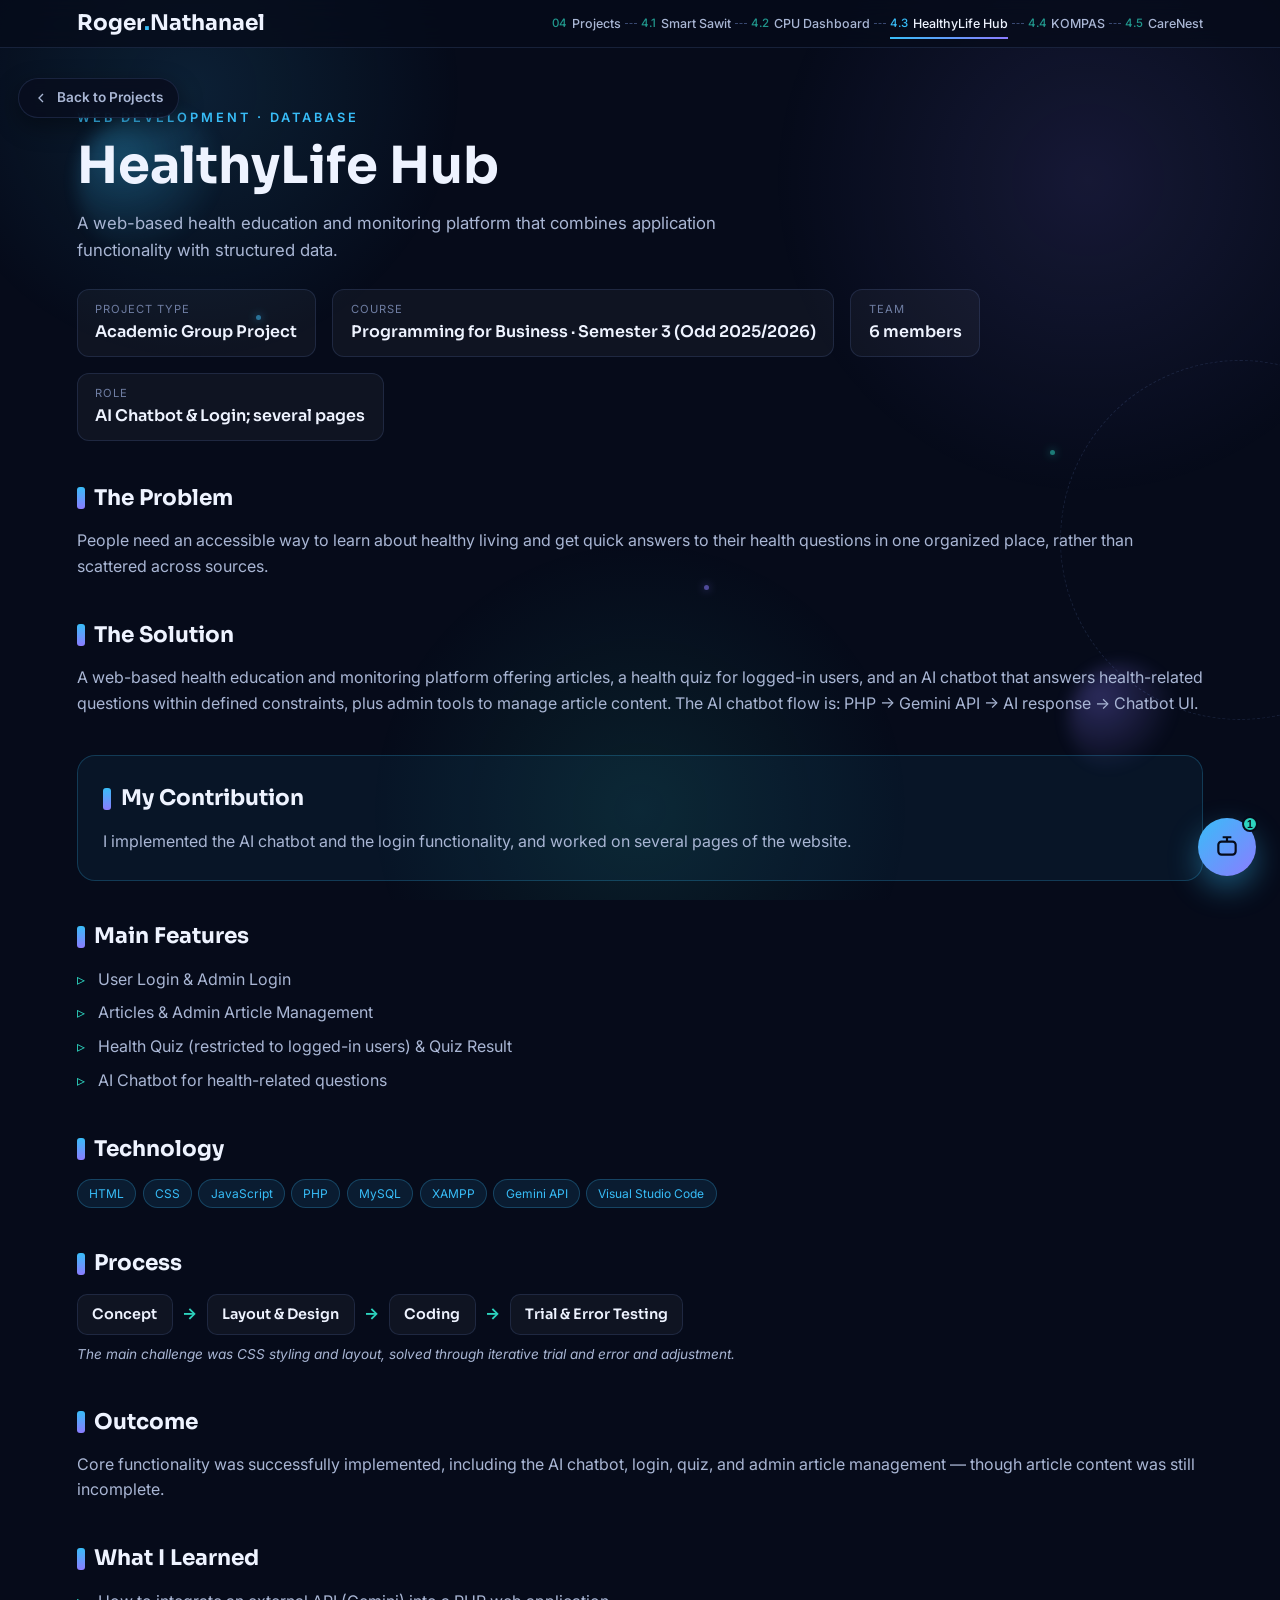
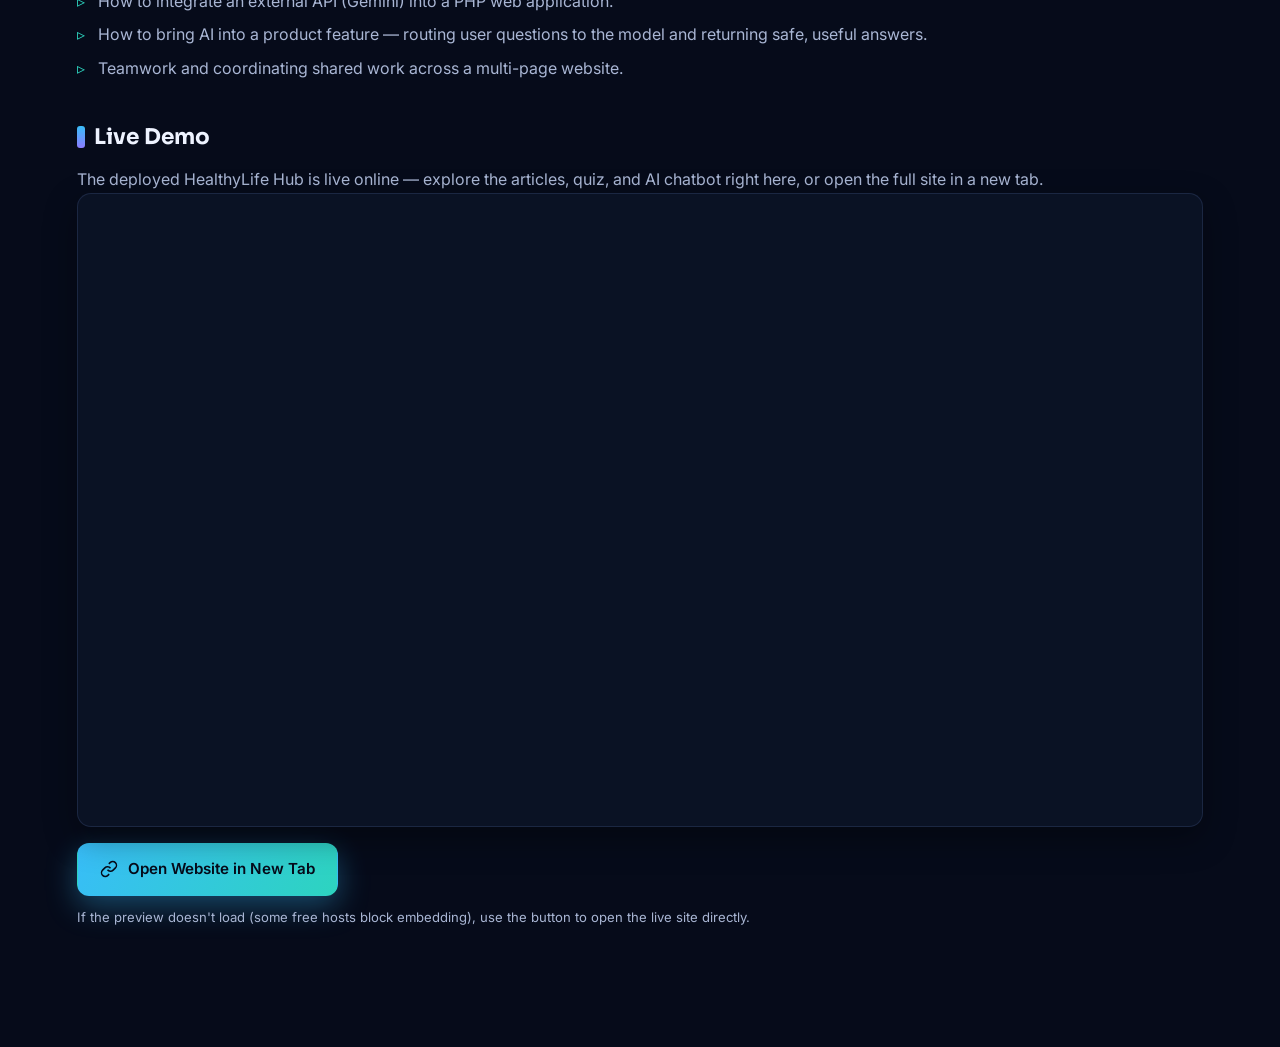
<file: project-healthylife.html>
﻿<!DOCTYPE html>
<html lang="id">
<head>
  <meta charset="UTF-8" />
  <meta name="viewport" content="width=device-width, initial-scale=1.0" />
  <meta name="description" content="HealthyLife Hub - project by Roger Nathanael." />
  <title>Roger Nathanael | HealthyLife Hub</title>
  <link rel="preconnect" href="https://fonts.googleapis.com" />
  <link rel="preconnect" href="https://fonts.gstatic.com" crossorigin />
  <link href="https://fonts.googleapis.com/css2?family=Sora:wght@400;500;600;700;800&family=Inter:wght@300;400;500;600;700&display=swap" rel="stylesheet" />
  <link rel="stylesheet" href="css/style.css" />
  <script>
    if (sessionStorage.getItem('rn-loaded') || sessionStorage.getItem('rn-transition')) {
      document.documentElement.classList.add('no-preloader');
    }
    try {
      var _pf = (location.pathname.split('/').pop() || 'index.html').toLowerCase();
      if (sessionStorage.getItem('rn-proj-enter') === _pf) {
        document.documentElement.classList.add('no-preloader', 'proj-covering');
      }
    } catch (e) {}
  </script>
</head>
<body class="loading detail-body">

  <div id="preloader">
    <div class="pre-logo" id="preLogo"></div>
    <div class="pre-ring"></div>
    <div class="pre-bar"><i></i></div>
    <div class="pre-text">Loading Portfolio</div>
  </div>

  <div class="bg-glow"></div>

  <nav>
    <div class="container nav-inner">
      <a href="index.html" class="logo">
        <span class="logo-name">Roger<span>.</span>Nathanael</span>
        <span class="logo-role">Business Information Technology Student</span>
      </a>
      <div class="nav-right">
        <ul class="nav-links" id="navLinks">
          <li><a href="index.html"><span class="idx">01</span>Home</a></li>
          <li><a href="about.html"><span class="idx">02</span>About</a></li>
          <li><a href="skills.html"><span class="idx">03</span>Skills</a></li>
          <li><a href="projects.html"><span class="idx">04</span>Projects</a></li>
          <li><a href="experience.html"><span class="idx">05</span>Experience</a></li>
          <li><a href="education.html"><span class="idx">06</span>Education</a></li>
          <li><a href="research.html"><span class="idx">07</span>Research</a></li>
          <li><a href="contact.html"><span class="idx">08</span>Contact</a></li>
        </ul>
        <div class="page-status">
          <span class="pill"><span class="dot"></span><span id="currentPageName">Projects</span></span>
        </div>
      </div>
      <button class="menu-toggle" id="menuToggle" aria-label="Toggle menu"><span></span><span></span><span></span></button>
    </div>
  </nav>

  <main class="detail-main">
    <div class="container">
      <a class="detail-back" href="projects.html"><svg viewBox="0 0 24 24" fill="none" stroke="currentColor" stroke-width="2"><path d="m15 18-6-6 6-6"/></svg>Back to Projects</a>

      <header class="detail-hero">
        <span class="detail-kicker">Web Development · Database</span>
        <h1>HealthyLife Hub</h1>
        <p class="lead">A web-based health education and monitoring platform that combines application functionality with structured data.</p>
        <div class="detail-meta">
          <div class="meta"><span class="k">Project Type</span><span class="v">Academic Group Project</span></div>
          <div class="meta"><span class="k">Course</span><span class="v">Programming for Business · Semester 3 (Odd 2025/2026)</span></div>
          <div class="meta"><span class="k">Team</span><span class="v">6 members</span></div>
          <div class="meta"><span class="k">Role</span><span class="v">AI Chatbot &amp; Login; several pages</span></div>
        </div>
      </header>

      <section class="detail-block">
        <h2>The Problem</h2>
        <p>People need an accessible way to learn about healthy living and get quick answers to their health questions in one organized place, rather than scattered across sources.</p>
      </section>

      <section class="detail-block">
        <h2>The Solution</h2>
        <p>A web-based health education and monitoring platform offering articles, a health quiz for logged-in users, and an AI chatbot that answers health-related questions within defined constraints, plus admin tools to manage article content. The AI chatbot flow is: PHP → Gemini API → AI response → Chatbot UI.</p>
      </section>

      <section class="detail-block highlight">
        <h2>My Contribution</h2>
        <p>I implemented the AI chatbot and the login functionality, and worked on several pages of the website.</p>
      </section>

      <section class="detail-block">
        <h2>Main Features</h2>
        <ul>
          <li>User Login &amp; Admin Login</li>
          <li>Articles &amp; Admin Article Management</li>
          <li>Health Quiz (restricted to logged-in users) &amp; Quiz Result</li>
          <li>AI Chatbot for health-related questions</li>
        </ul>
      </section>

      <section class="detail-block">
        <h2>Technology</h2>
        <div class="tags"><span>HTML</span><span>CSS</span><span>JavaScript</span><span>PHP</span><span>MySQL</span><span>XAMPP</span><span>Gemini API</span><span>Visual Studio Code</span></div>
      </section>

      <section class="detail-block">
        <h2>Process</h2>
        <div class="process-flow">
          <span class="step">Concept</span><span class="arrow">→</span>
          <span class="step">Layout &amp; Design</span><span class="arrow">→</span>
          <span class="step">Coding</span><span class="arrow">→</span>
          <span class="step">Trial &amp; Error Testing</span>
        </div>
        <p class="detail-note">The main challenge was CSS styling and layout, solved through iterative trial and error and adjustment.</p>
      </section>

      <section class="detail-block">
        <h2>Outcome</h2>
        <p>Core functionality was successfully implemented, including the AI chatbot, login, quiz, and admin article management — though article content was still incomplete.</p>
      </section>

      <section class="detail-block">
        <h2>What I Learned</h2>
        <ul>
          <li>How to integrate an external API (Gemini) into a PHP web application.</li>
          <li>How to bring AI into a product feature — routing user questions to the model and returning safe, useful answers.</li>
          <li>Teamwork and coordinating shared work across a multi-page website.</li>
        </ul>
      </section>

      <section class="detail-block" id="live">
        <h2>Live Demo</h2>
        <p>The deployed HealthyLife Hub is live online — explore the articles, quiz, and AI chatbot right here, or open the full site in a new tab.</p>
        <div class="embed-frame ratio-16-9">
          <iframe src="https://healthylife-hub.infinityfree.io/" loading="lazy" title="HealthyLife Hub live website"></iframe>
        </div>
        <div class="embed-actions">
          <a class="btn btn-primary" href="https://healthylife-hub.infinityfree.io/" target="_blank" rel="noopener"><svg viewBox="0 0 24 24" fill="none" stroke="currentColor" stroke-width="2"><path d="M10 13a5 5 0 0 0 7.54.54l3-3a5 5 0 0 0-7.07-7.07l-1.72 1.71"/><path d="M14 11a5 5 0 0 0-7.54-.54l-3 3a5 5 0 0 0 7.07 7.07l1.71-1.71"/></svg>Open Website in New Tab</a>
        </div>
        <p class="embed-note">If the preview doesn't load (some free hosts block embedding), use the button to open the live site directly.</p>
      </section>
    </div>
  </main>

  <script src="js/portfolio-data.js"></script>
  <script src="js/main.js"></script>
</body>
</html>
</file>
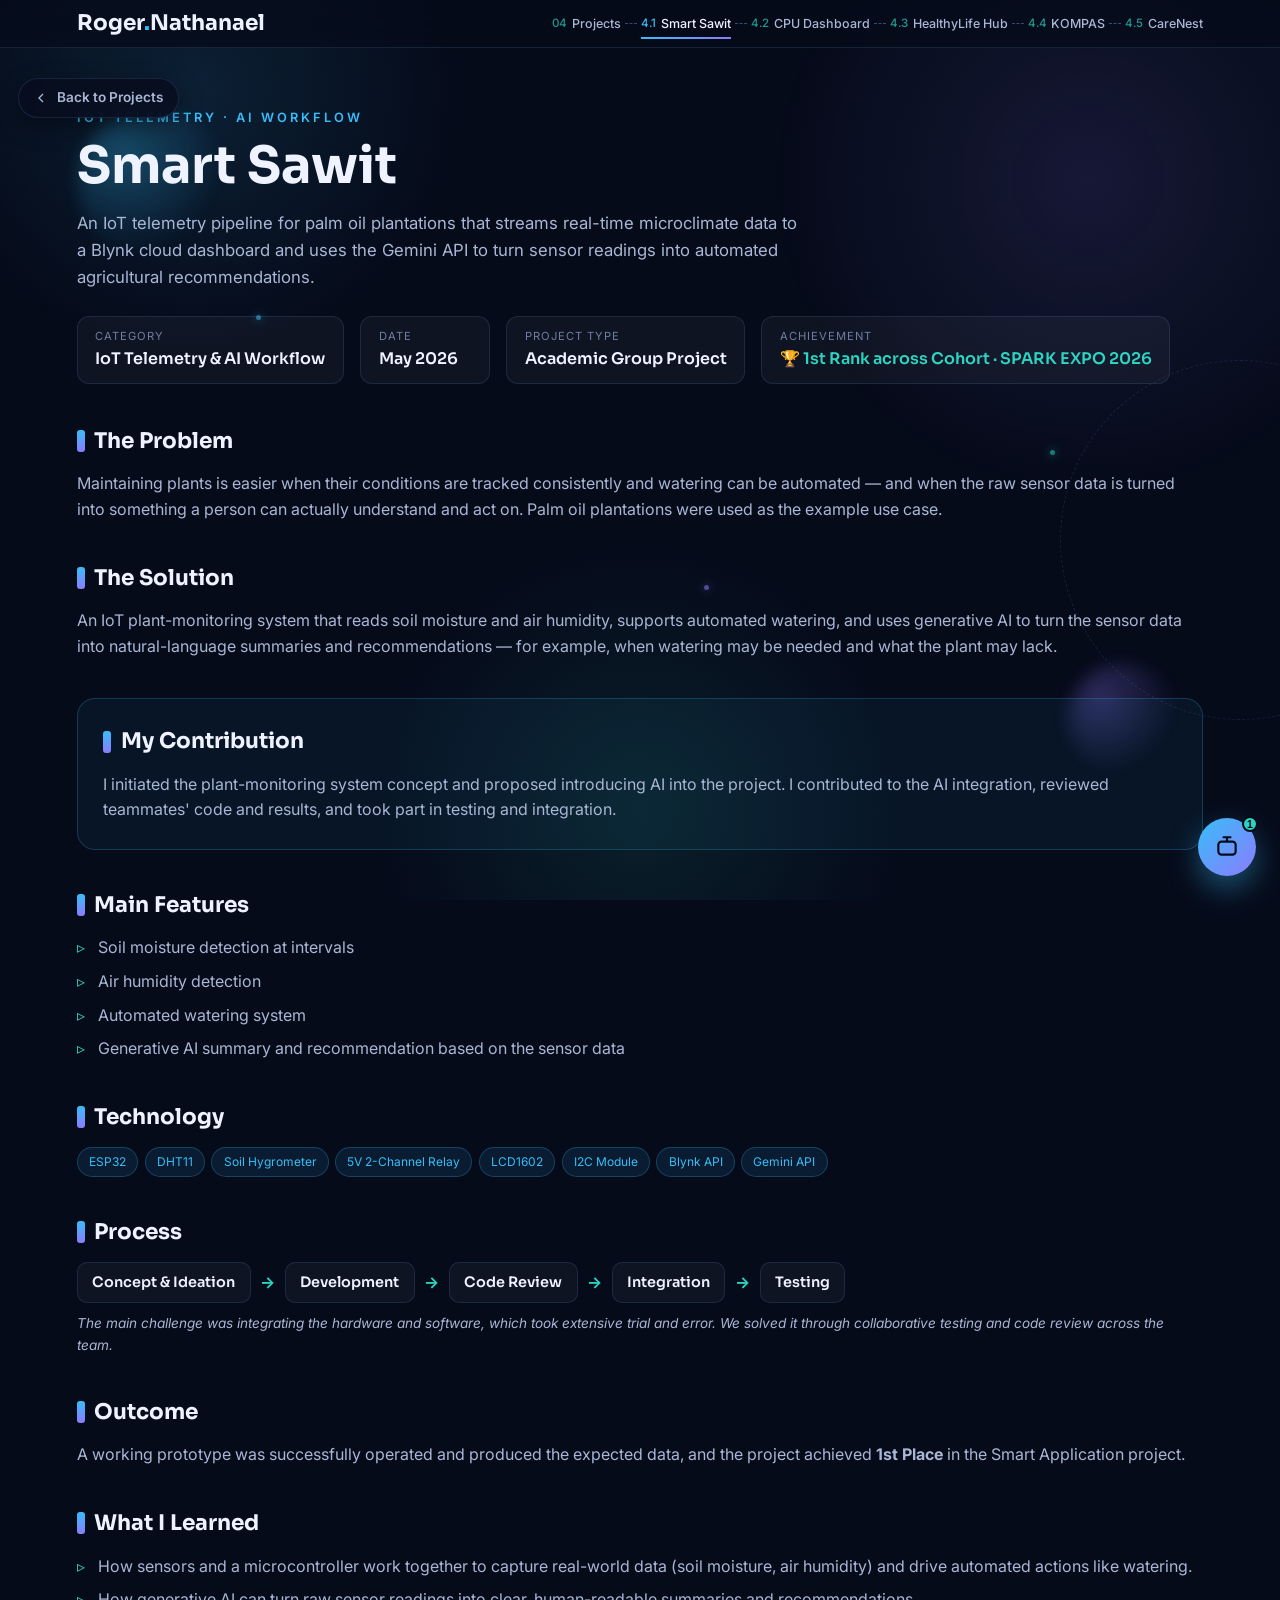
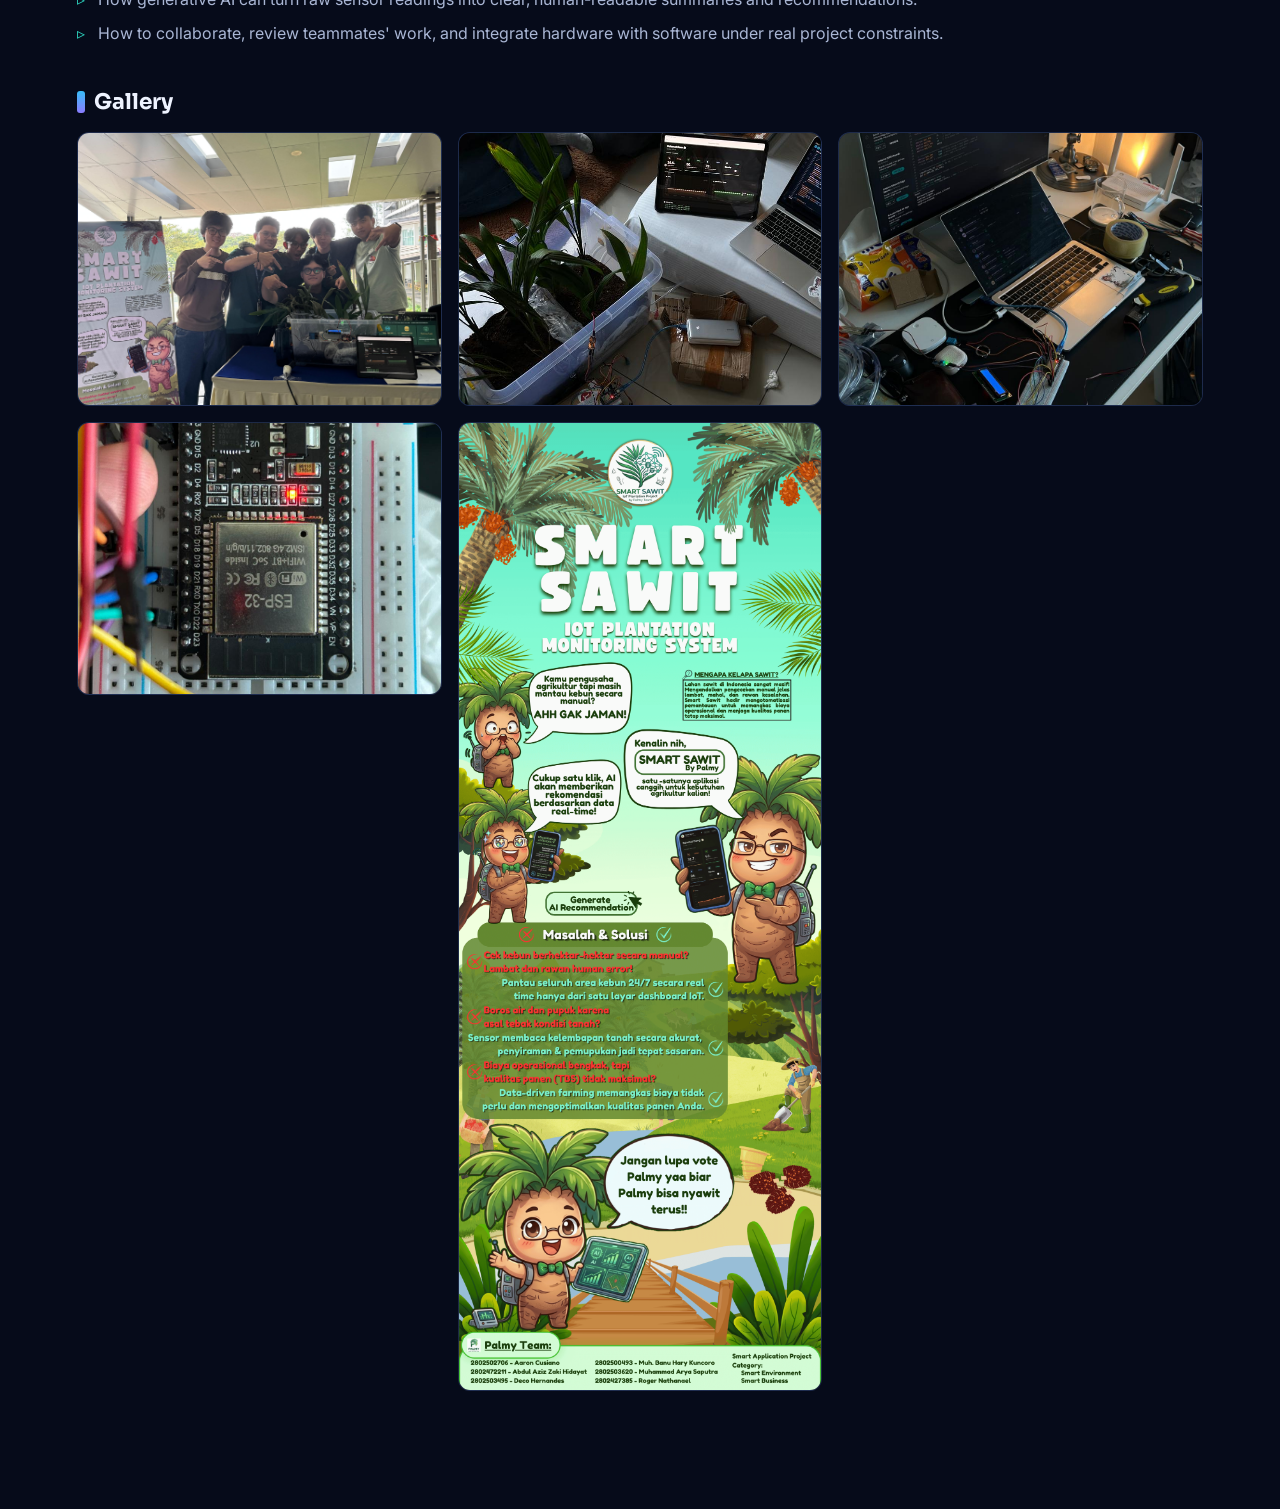
<file: project-iot-sawit.html>
﻿<!DOCTYPE html>
<html lang="id">
<head>
  <meta charset="UTF-8" />
  <meta name="viewport" content="width=device-width, initial-scale=1.0" />
  <meta name="description" content="Smart Sawit - IoT Smart Palm Oil Plantation project by Roger Nathanael." />
  <title>Roger Nathanael | Smart Sawit</title>
  <link rel="preconnect" href="https://fonts.googleapis.com" />
  <link rel="preconnect" href="https://fonts.gstatic.com" crossorigin />
  <link href="https://fonts.googleapis.com/css2?family=Sora:wght@400;500;600;700;800&family=Inter:wght@300;400;500;600;700&display=swap" rel="stylesheet" />
  <link rel="stylesheet" href="css/style.css" />
  <script>
    if (sessionStorage.getItem('rn-loaded') || sessionStorage.getItem('rn-transition')) {
      document.documentElement.classList.add('no-preloader');
    }
    // Arrived via a project card zoom / project-to-project slide: cover the
    // page synchronously (before first paint) so there's no blink; the cover
    // is animated away by js/main.js once the page is ready.
    try {
      var _pf = (location.pathname.split('/').pop() || 'index.html').toLowerCase();
      if (sessionStorage.getItem('rn-proj-enter') === _pf) {
        document.documentElement.classList.add('no-preloader', 'proj-covering');
      }
    } catch (e) {}
  </script>
</head>
<body class="loading detail-body">

  <div id="preloader">
    <div class="pre-logo" id="preLogo"></div>
    <div class="pre-ring"></div>
    <div class="pre-bar"><i></i></div>
    <div class="pre-text">Loading Portfolio</div>
  </div>

  <div class="bg-glow"></div>

  <nav>
    <div class="container nav-inner">
      <a href="index.html" class="logo">
        <span class="logo-name">Roger<span>.</span>Nathanael</span>
        <span class="logo-role">Business Information Technology Student</span>
      </a>
      <div class="nav-right">
        <ul class="nav-links" id="navLinks">
          <li><a href="index.html"><span class="idx">01</span>Home</a></li>
          <li><a href="about.html"><span class="idx">02</span>About</a></li>
          <li><a href="skills.html"><span class="idx">03</span>Skills</a></li>
          <li><a href="projects.html"><span class="idx">04</span>Projects</a></li>
          <li><a href="experience.html"><span class="idx">05</span>Experience</a></li>
          <li><a href="education.html"><span class="idx">06</span>Education</a></li>
          <li><a href="research.html"><span class="idx">07</span>Research</a></li>
          <li><a href="contact.html"><span class="idx">08</span>Contact</a></li>
        </ul>
        <div class="page-status">
          <span class="pill"><span class="dot"></span><span id="currentPageName">Projects</span></span>
        </div>
      </div>
      <button class="menu-toggle" id="menuToggle" aria-label="Toggle menu"><span></span><span></span><span></span></button>
    </div>
  </nav>

  <main class="detail-main">
    <div class="container">
      <a class="detail-back" href="projects.html"><svg viewBox="0 0 24 24" fill="none" stroke="currentColor" stroke-width="2"><path d="m15 18-6-6 6-6"/></svg>Back to Projects</a>

      <header class="detail-hero">
        <span class="detail-kicker">IoT Telemetry &middot; AI Workflow</span>
        <h1>Smart Sawit</h1>
        <p class="lead">An IoT telemetry pipeline for palm oil plantations that streams real-time microclimate data to a Blynk cloud dashboard and uses the Gemini API to turn sensor readings into automated agricultural recommendations.</p>
        <div class="detail-meta">
          <div class="meta"><span class="k">Category</span><span class="v">IoT Telemetry &amp; AI Workflow</span></div>
          <div class="meta"><span class="k">Date</span><span class="v">May 2026</span></div>
          <div class="meta"><span class="k">Project Type</span><span class="v">Academic Group Project</span></div>
          <div class="meta win"><span class="k">Achievement</span><span class="v">🏆 1st Rank across Cohort · SPARK EXPO 2026</span></div>
        </div>
      </header>

      <section class="detail-block">
        <h2>The Problem</h2>
        <p>Maintaining plants is easier when their conditions are tracked consistently and watering can be automated — and when the raw sensor data is turned into something a person can actually understand and act on. Palm oil plantations were used as the example use case.</p>
      </section>

      <section class="detail-block">
        <h2>The Solution</h2>
        <p>An IoT plant-monitoring system that reads soil moisture and air humidity, supports automated watering, and uses generative AI to turn the sensor data into natural-language summaries and recommendations — for example, when watering may be needed and what the plant may lack.</p>
      </section>

      <section class="detail-block highlight">
        <h2>My Contribution</h2>
        <p>I initiated the plant-monitoring system concept and proposed introducing AI into the project. I contributed to the AI integration, reviewed teammates' code and results, and took part in testing and integration.</p>
      </section>

      <section class="detail-block">
        <h2>Main Features</h2>
        <ul>
          <li>Soil moisture detection at intervals</li>
          <li>Air humidity detection</li>
          <li>Automated watering system</li>
          <li>Generative AI summary and recommendation based on the sensor data</li>
        </ul>
      </section>

      <section class="detail-block">
        <h2>Technology</h2>
        <div class="tags"><span>ESP32</span><span>DHT11</span><span>Soil Hygrometer</span><span>5V 2-Channel Relay</span><span>LCD1602</span><span>I2C Module</span><span>Blynk API</span><span>Gemini API</span></div>
      </section>

      <section class="detail-block">
        <h2>Process</h2>
        <div class="process-flow">
          <span class="step">Concept &amp; Ideation</span><span class="arrow">→</span>
          <span class="step">Development</span><span class="arrow">→</span>
          <span class="step">Code Review</span><span class="arrow">→</span>
          <span class="step">Integration</span><span class="arrow">→</span>
          <span class="step">Testing</span>
        </div>
        <p class="detail-note">The main challenge was integrating the hardware and software, which took extensive trial and error. We solved it through collaborative testing and code review across the team.</p>
      </section>

      <section class="detail-block">
        <h2>Outcome</h2>
        <p>A working prototype was successfully operated and produced the expected data, and the project achieved <strong>1st Place</strong> in the Smart Application project.</p>
      </section>

      <section class="detail-block">
        <h2>What I Learned</h2>
        <ul>
          <li>How sensors and a microcontroller work together to capture real-world data (soil moisture, air humidity) and drive automated actions like watering.</li>
          <li>How generative AI can turn raw sensor readings into clear, human-readable summaries and recommendations.</li>
          <li>How to collaborate, review teammates' work, and integrate hardware with software under real project constraints.</li>
        </ul>
      </section>

      <section class="detail-block">
        <h2>Gallery</h2>
        <div class="gallery-grid">
          <figure class="gallery-item">
            <img src="assets/IoT_SmartSawit/IoTTeam.jpeg" alt="Smart Sawit team at the exhibition booth" loading="lazy">
            <figcaption>Team at the exhibition booth</figcaption>
          </figure>
          <figure class="gallery-item">
            <img src="assets/IoT_SmartSawit/IoTFull.jpg" alt="Working prototype with live IoT dashboard" loading="lazy">
            <figcaption>Prototype &amp; live dashboard</figcaption>
          </figure>
          <figure class="gallery-item">
            <img src="assets/IoT_SmartSawit/IoTWorkspace.jpg" alt="Development workspace with ESP32, breadboard and sensors" loading="lazy">
            <figcaption>Development workspace</figcaption>
          </figure>
          <figure class="gallery-item">
            <img src="assets/IoT_SmartSawit/IoTESP.jpg" alt="ESP32 microcontroller wired on a breadboard" loading="lazy">
            <figcaption>ESP32 wiring close-up</figcaption>
          </figure>
          <figure class="gallery-item gallery-item--tall">
            <img src="assets/IoT_SmartSawit/Standing Banner SmartSawit.png" alt="Smart Sawit standing banner poster" loading="lazy">
            <figcaption>Smart Sawit standing banner</figcaption>
          </figure>
        </div>
      </section>
    </div>
  </main>

  <script src="js/portfolio-data.js"></script>
  <script src="js/main.js"></script>
</body>
</html>
</file>
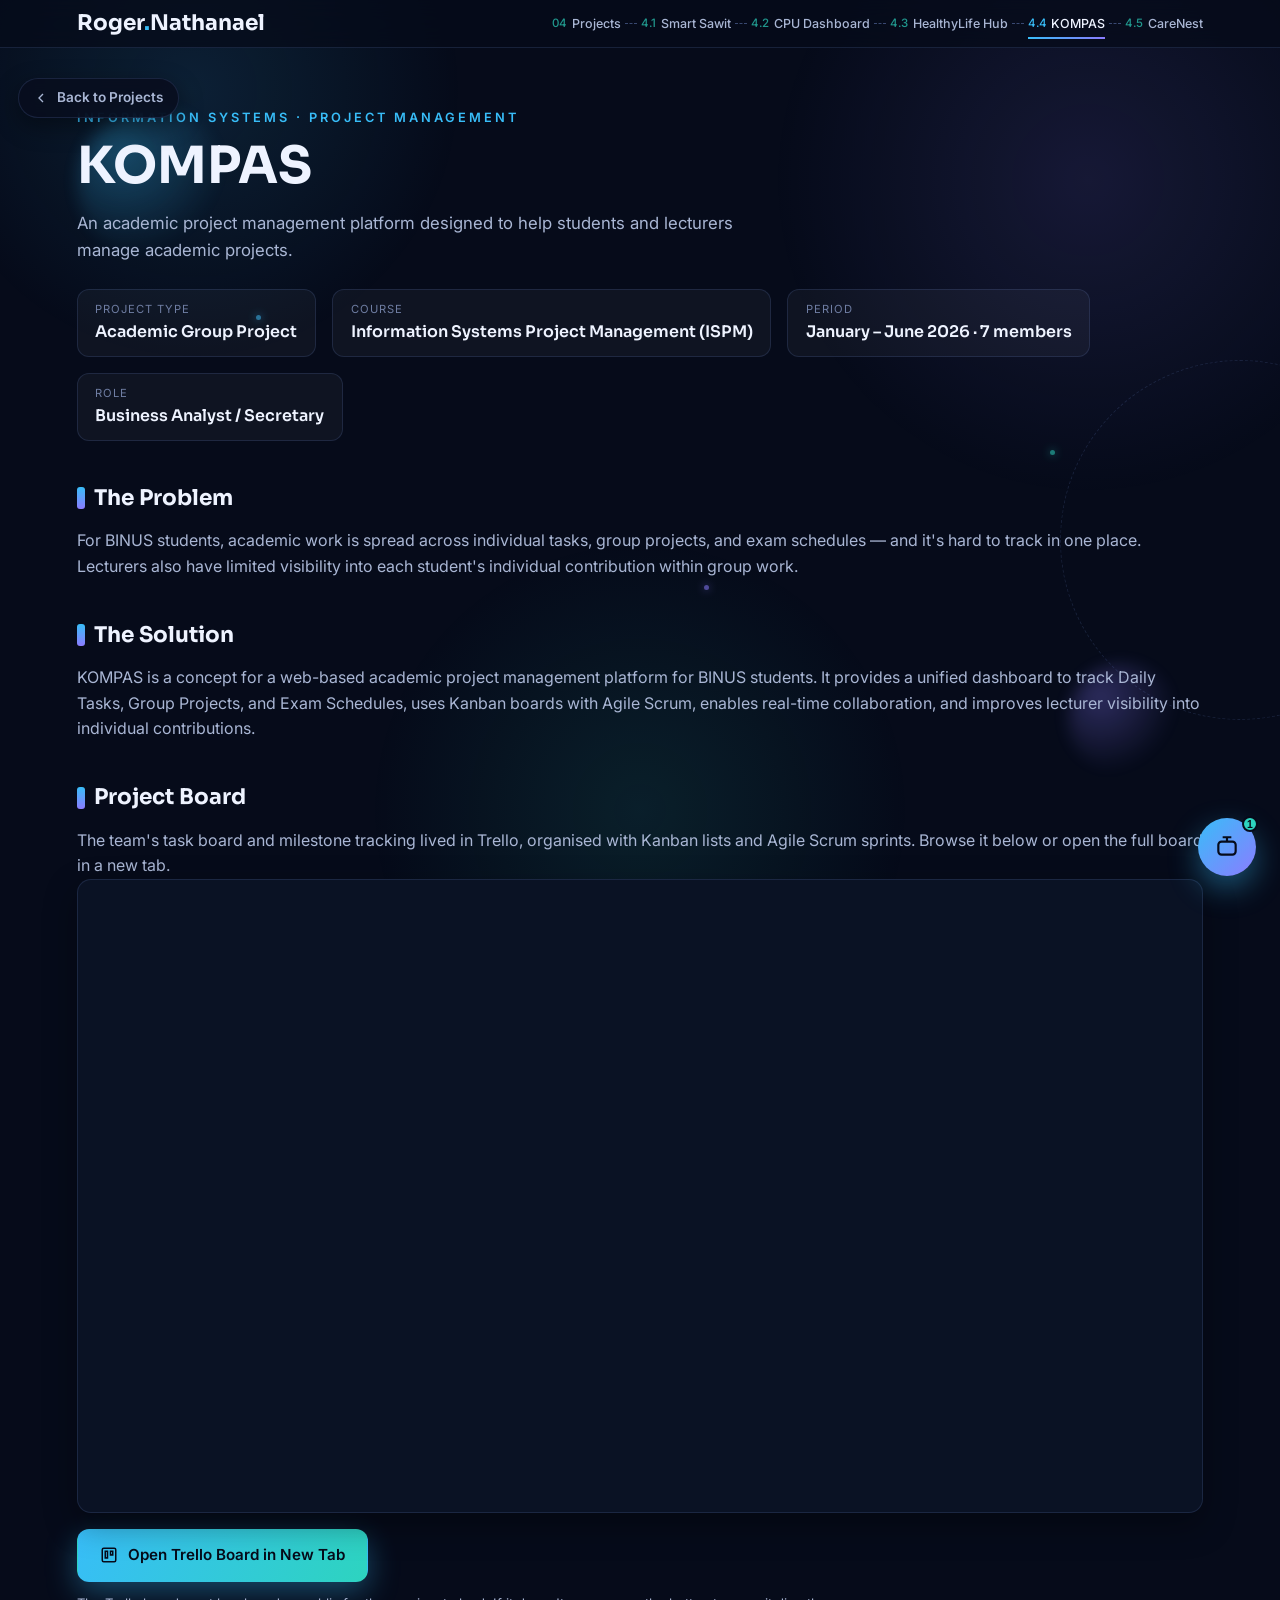
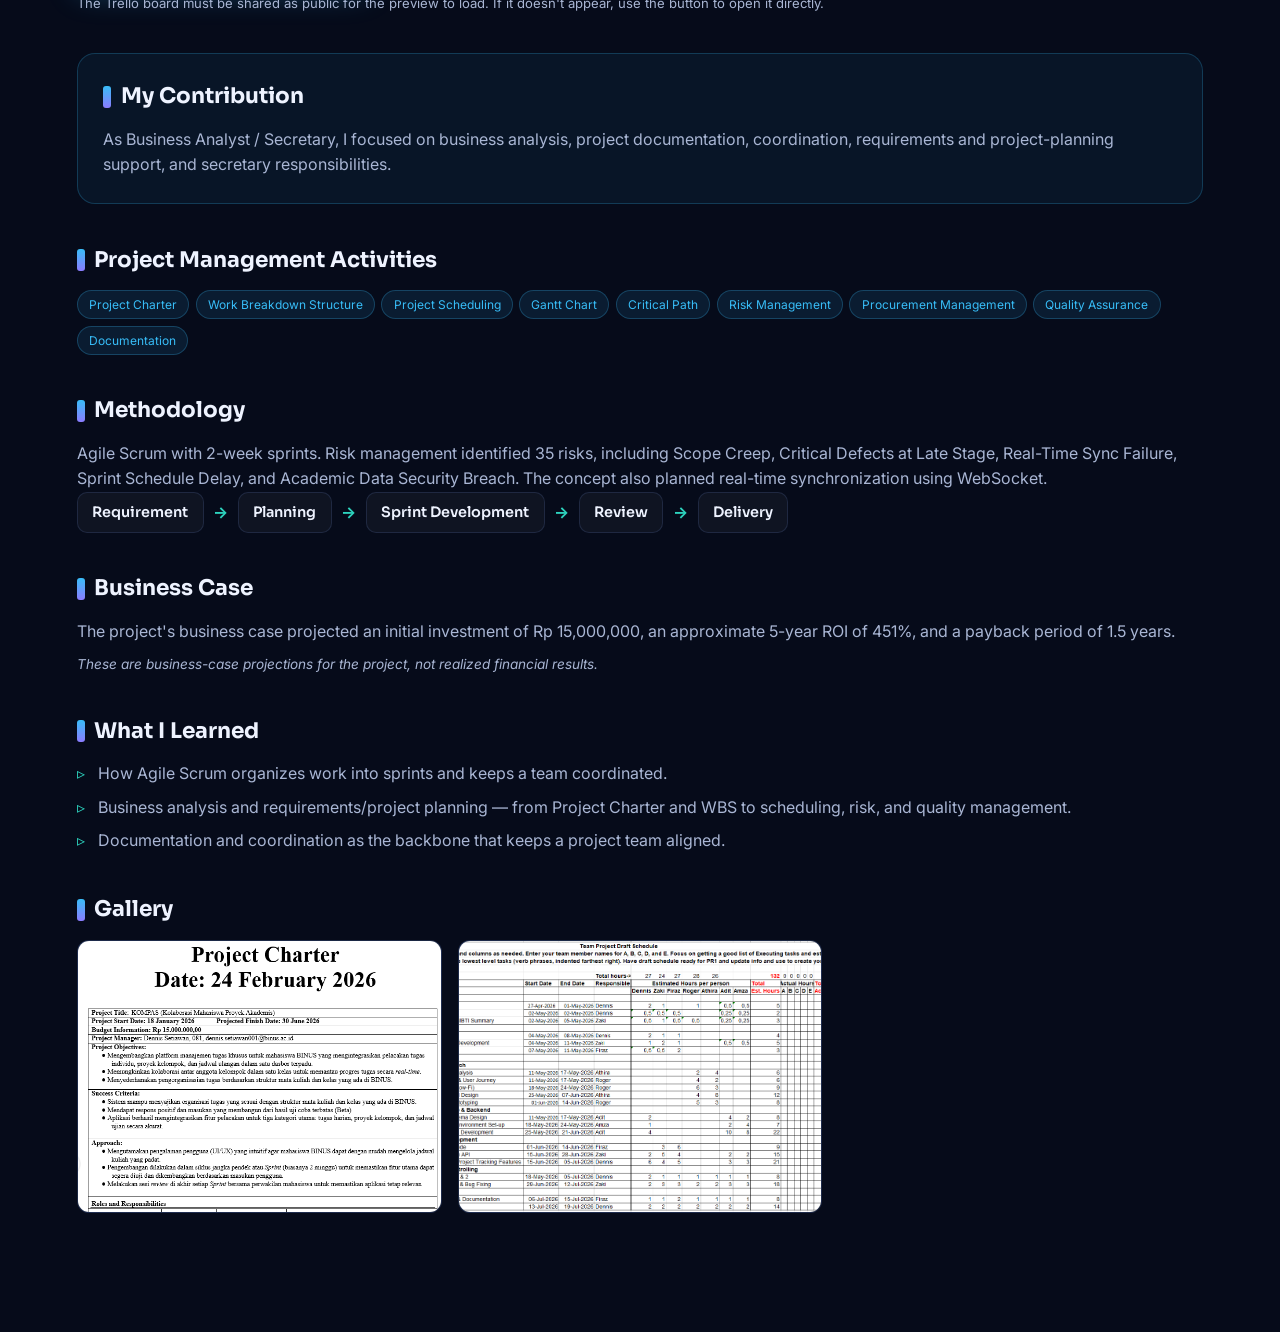
<file: project-kompas.html>
﻿<!DOCTYPE html>
<html lang="id">
<head>
  <meta charset="UTF-8" />
  <meta name="viewport" content="width=device-width, initial-scale=1.0" />
  <meta name="description" content="KOMPAS - project by Roger Nathanael." />
  <title>Roger Nathanael | KOMPAS</title>
  <link rel="preconnect" href="https://fonts.googleapis.com" />
  <link rel="preconnect" href="https://fonts.gstatic.com" crossorigin />
  <link href="https://fonts.googleapis.com/css2?family=Sora:wght@400;500;600;700;800&family=Inter:wght@300;400;500;600;700&display=swap" rel="stylesheet" />
  <link rel="stylesheet" href="css/style.css" />
  <script>
    if (sessionStorage.getItem('rn-loaded') || sessionStorage.getItem('rn-transition')) {
      document.documentElement.classList.add('no-preloader');
    }
    try {
      var _pf = (location.pathname.split('/').pop() || 'index.html').toLowerCase();
      if (sessionStorage.getItem('rn-proj-enter') === _pf) {
        document.documentElement.classList.add('no-preloader', 'proj-covering');
      }
    } catch (e) {}
  </script>
</head>
<body class="loading detail-body">

  <div id="preloader">
    <div class="pre-logo" id="preLogo"></div>
    <div class="pre-ring"></div>
    <div class="pre-bar"><i></i></div>
    <div class="pre-text">Loading Portfolio</div>
  </div>

  <div class="bg-glow"></div>

  <nav>
    <div class="container nav-inner">
      <a href="index.html" class="logo">
        <span class="logo-name">Roger<span>.</span>Nathanael</span>
        <span class="logo-role">Business Information Technology Student</span>
      </a>
      <div class="nav-right">
        <ul class="nav-links" id="navLinks">
          <li><a href="index.html"><span class="idx">01</span>Home</a></li>
          <li><a href="about.html"><span class="idx">02</span>About</a></li>
          <li><a href="skills.html"><span class="idx">03</span>Skills</a></li>
          <li><a href="projects.html"><span class="idx">04</span>Projects</a></li>
          <li><a href="experience.html"><span class="idx">05</span>Experience</a></li>
          <li><a href="education.html"><span class="idx">06</span>Education</a></li>
          <li><a href="research.html"><span class="idx">07</span>Research</a></li>
          <li><a href="contact.html"><span class="idx">08</span>Contact</a></li>
        </ul>
        <div class="page-status">
          <span class="pill"><span class="dot"></span><span id="currentPageName">Projects</span></span>
        </div>
      </div>
      <button class="menu-toggle" id="menuToggle" aria-label="Toggle menu"><span></span><span></span><span></span></button>
    </div>
  </nav>

  <main class="detail-main">
    <div class="container">
      <a class="detail-back" href="projects.html"><svg viewBox="0 0 24 24" fill="none" stroke="currentColor" stroke-width="2"><path d="m15 18-6-6 6-6"/></svg>Back to Projects</a>

      <header class="detail-hero">
        <span class="detail-kicker">Information Systems · Project Management</span>
        <h1>KOMPAS</h1>
        <p class="lead">An academic project management platform designed to help students and lecturers manage academic projects.</p>
        <div class="detail-meta">
          <div class="meta"><span class="k">Project Type</span><span class="v">Academic Group Project</span></div>
          <div class="meta"><span class="k">Course</span><span class="v">Information Systems Project Management (ISPM)</span></div>
          <div class="meta"><span class="k">Period</span><span class="v">January – June 2026 · 7 members</span></div>
          <div class="meta"><span class="k">Role</span><span class="v">Business Analyst / Secretary</span></div>
        </div>
      </header>

      <section class="detail-block">
        <h2>The Problem</h2>
        <p>For BINUS students, academic work is spread across individual tasks, group projects, and exam schedules — and it's hard to track in one place. Lecturers also have limited visibility into each student's individual contribution within group work.</p>
      </section>

      <section class="detail-block">
        <h2>The Solution</h2>
        <p>KOMPAS is a concept for a web-based academic project management platform for BINUS students. It provides a unified dashboard to track Daily Tasks, Group Projects, and Exam Schedules, uses Kanban boards with Agile Scrum, enables real-time collaboration, and improves lecturer visibility into individual contributions.</p>
      </section>

      <section class="detail-block" id="board">
        <h2>Project Board</h2>
        <p>The team's task board and milestone tracking lived in Trello, organised with Kanban lists and Agile Scrum sprints. Browse it below or open the full board in a new tab.</p>
        <div class="embed-frame ratio-16-9">
          <iframe src="https://trello.com/b/8cxGP8X5.html" loading="lazy" title="KOMPAS Trello board"></iframe>
        </div>
        <div class="embed-actions">
          <a class="btn btn-primary" href="https://trello.com/b/8cxGP8X5" target="_blank" rel="noopener"><svg viewBox="0 0 24 24" fill="none" stroke="currentColor" stroke-width="2"><rect x="3" y="3" width="18" height="18" rx="2"/><rect x="7" y="7" width="3" height="9"/><rect x="14" y="7" width="3" height="5"/></svg>Open Trello Board in New Tab</a>
        </div>
        <p class="embed-note">The Trello board must be shared as public for the preview to load. If it doesn't appear, use the button to open it directly.</p>
      </section>

      <section class="detail-block highlight">
        <h2>My Contribution</h2>
        <p>As Business Analyst / Secretary, I focused on business analysis, project documentation, coordination, requirements and project-planning support, and secretary responsibilities.</p>
      </section>

      <section class="detail-block">
        <h2>Project Management Activities</h2>
        <div class="tags"><span>Project Charter</span><span>Work Breakdown Structure</span><span>Project Scheduling</span><span>Gantt Chart</span><span>Critical Path</span><span>Risk Management</span><span>Procurement Management</span><span>Quality Assurance</span><span>Documentation</span></div>
      </section>

      <section class="detail-block">
        <h2>Methodology</h2>
        <p>Agile Scrum with 2-week sprints. Risk management identified 35 risks, including Scope Creep, Critical Defects at Late Stage, Real-Time Sync Failure, Sprint Schedule Delay, and Academic Data Security Breach. The concept also planned real-time synchronization using WebSocket.</p>
        <div class="process-flow">
          <span class="step">Requirement</span><span class="arrow">→</span>
          <span class="step">Planning</span><span class="arrow">→</span>
          <span class="step">Sprint Development</span><span class="arrow">→</span>
          <span class="step">Review</span><span class="arrow">→</span>
          <span class="step">Delivery</span>
        </div>
      </section>

      <section class="detail-block">
        <h2>Business Case</h2>
        <p>The project's business case projected an initial investment of Rp 15,000,000, an approximate 5-year ROI of 451%, and a payback period of 1.5 years.</p>
        <p class="detail-note">These are business-case projections for the project, not realized financial results.</p>
      </section>

      <section class="detail-block">
        <h2>What I Learned</h2>
        <ul>
          <li>How Agile Scrum organizes work into sprints and keeps a team coordinated.</li>
          <li>Business analysis and requirements/project planning — from Project Charter and WBS to scheduling, risk, and quality management.</li>
          <li>Documentation and coordination as the backbone that keeps a project team aligned.</li>
        </ul>
      </section>

      <section class="detail-block">
        <h2>Gallery</h2>
        <div class="gallery-grid">
          <figure class="gallery-item">
            <img src="assets/KOMPAS/Project Charter.png" alt="KOMPAS project charter document" loading="lazy">
            <figcaption>Project Charter</figcaption>
          </figure>
          <figure class="gallery-item">
            <img src="assets/KOMPAS/WBS.png" alt="KOMPAS work breakdown structure" loading="lazy">
            <figcaption>Work Breakdown Structure</figcaption>
          </figure>
        </div>
      </section>
    </div>
  </main>

  <script src="js/portfolio-data.js"></script>
  <script src="js/main.js"></script>
</body>
</html>
</file>
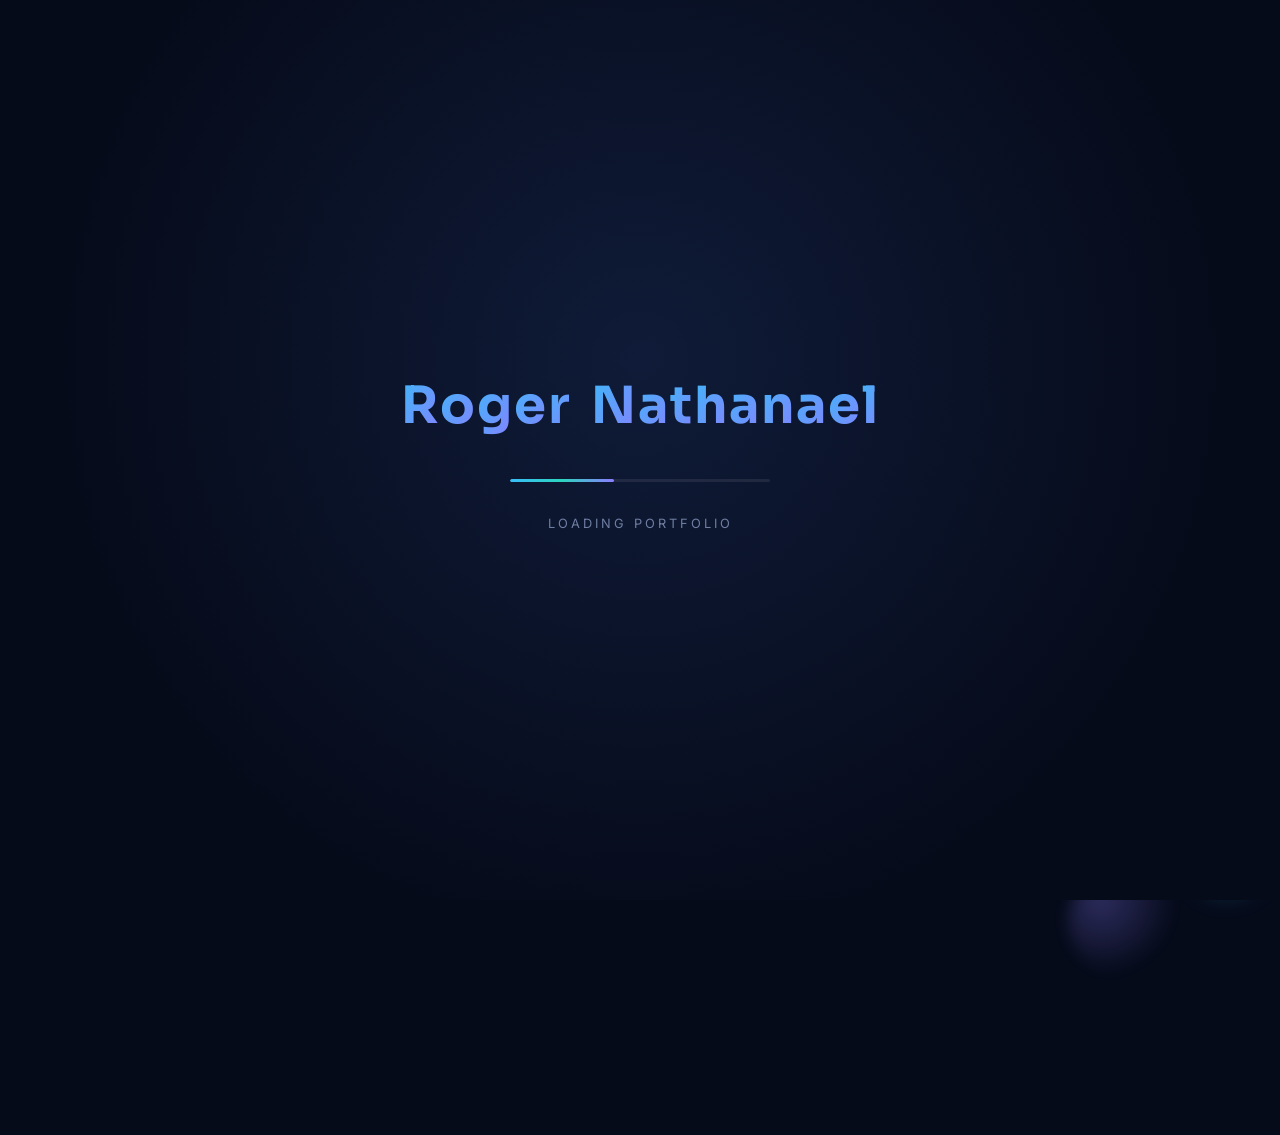
<file: projects.html>
﻿<!DOCTYPE html>
<html lang="id">
<head>
  <meta charset="UTF-8" />
  <meta name="viewport" content="width=device-width, initial-scale=1.0" />
  <meta name="description" content="Academic projects by Roger Nathanael." />
  <title>Roger Nathanael | Projects</title>
  <link rel="preconnect" href="https://fonts.googleapis.com" />
  <link rel="preconnect" href="https://fonts.gstatic.com" crossorigin />
  <link href="https://fonts.googleapis.com/css2?family=Sora:wght@400;500;600;700;800&family=Inter:wght@300;400;500;600;700&display=swap" rel="stylesheet" />
  <link rel="stylesheet" href="css/style.css" />
  <script>
    if (sessionStorage.getItem('rn-loaded') || sessionStorage.getItem('rn-transition')) {
      document.documentElement.classList.add('no-preloader');
    }
  </script>
</head>
<body class="loading">

  <div id="preloader">
    <div class="pre-logo" id="preLogo"></div>
    <div class="pre-ring"></div>
    <div class="pre-bar"><i></i></div>
    <div class="pre-text">Loading Portfolio</div>
  </div>

  <div class="bg-glow"></div>

  <nav>
    <div class="container nav-inner">
      <a href="index.html" class="logo">
        <span class="logo-name">Roger<span>.</span>Nathanael</span>
        <span class="logo-role">Business Information Technology Student</span>
      </a>
      <div class="nav-right">
        <ul class="nav-links" id="navLinks">
          <li><a href="index.html"><span class="idx">01</span>Home</a></li>
          <li><a href="about.html"><span class="idx">02</span>About</a></li>
          <li><a href="skills.html"><span class="idx">03</span>Skills</a></li>
          <li><a href="projects.html"><span class="idx">04</span>Projects</a></li>
          <li><a href="experience.html"><span class="idx">05</span>Experience</a></li>
          <li><a href="education.html"><span class="idx">06</span>Education</a></li>
          <li><a href="research.html"><span class="idx">07</span>Research</a></li>
          <li><a href="contact.html"><span class="idx">08</span>Contact</a></li>
        </ul>
        <div class="page-status">
          <span class="pill"><span class="dot"></span><span id="currentPageName">Projects</span></span>
          <span class="page-count txt"><b id="currentPageNo">04</b> / 08</span>
        </div>
      </div>
      <button class="menu-toggle" id="menuToggle" aria-label="Toggle menu"><span></span><span></span><span></span></button>
    </div>
  </nav>

  <main>
    <section class="section" id="projects">
      <div class="container">
        <div class="section-head reveal up"><span class="section-tag">Featured Projects</span><h2>Selected work</h2></div>
        <div class="project-grid">
          <a class="project-card reveal up s1" href="project-iot-sawit.html">
            <div class="project-top"><h3>🥇 Smart Sawit</h3><span class="badge">1st Rank</span></div>
            <span class="project-sub">IoT Telemetry &amp; AI Workflow · May 2026</span>
            <p>An IoT telemetry pipeline for palm oil plantations that streams real-time microclimate data to a Blynk dashboard and uses the Gemini API for automated agricultural recommendations.</p>
            <div class="tags"><span>IoT</span><span>Telemetry</span><span>Smart Agriculture</span><span>AI Workflow</span></div>
            <div class="card-foot">
              <span class="view-more">View details <svg viewBox="0 0 24 24" fill="none" stroke="currentColor" stroke-width="2"><path d="m9 18 6-6-6-6"/></svg></span>
            </div>
          </a>
          <a class="project-card reveal up s2" href="project-cpu-dashboard.html">
            <div class="project-top"><h3>📊 Smartphone CPU Performance Dashboard</h3></div>
            <span class="project-sub">Business Intelligence &amp; Data Modeling · May 2026</span>
            <p>An interactive Excel BI dashboard for smartphone processor benchmark data, using DAX measures, interactive slicers, and What-If Analysis for multi-variable chipset comparison.</p>
            <div class="tags"><span>Business Intelligence</span><span>Excel</span><span>DAX</span><span>Data Modeling</span></div>
            <div class="card-foot">
              <span class="view-more">View details <svg viewBox="0 0 24 24" fill="none" stroke="currentColor" stroke-width="2"><path d="m9 18 6-6-6-6"/></svg></span>
              <div class="card-links">
                <span class="card-link" data-href="project-cpu-dashboard.html#live">View Dashboard</span>
              </div>
            </div>
          </a>
          <a class="project-card reveal up s3" href="project-healthylife.html">
            <div class="project-top"><h3>🩺 HealthyLife Hub</h3></div>
            <span class="project-sub">Web System &amp; Role-Based Access Control · December 2025</span>
            <p>A PHP and MySQL health portal with educational articles, lifestyle trackers, and a health quiz, featuring role-based access control and a domain-specific Gemini API chatbot.</p>
            <div class="tags"><span>Web System</span><span>RBAC</span><span>PHP</span><span>MySQL</span></div>
            <div class="card-foot">
              <span class="view-more">View details <svg viewBox="0 0 24 24" fill="none" stroke="currentColor" stroke-width="2"><path d="m9 18 6-6-6-6"/></svg></span>
              <div class="card-links">
                <span class="card-link" data-href="project-healthylife.html#live">Live Demo</span>
              </div>
            </div>
          </a>
          <a class="project-card reveal up s4" href="project-kompas.html">
            <div class="project-top"><h3>📋 KOMPAS</h3></div>
            <span class="project-sub">Systems Requirements &amp; Workflow Design · March 2026</span>
            <p>A project management information system for tracking student academic projects, defined through functional requirements, user workflow mapping, and Trello task boards.</p>
            <div class="tags"><span>Systems Requirements</span><span>Workflow Design</span><span>Agile</span><span>Business Analysis</span></div>
            <div class="card-foot">
              <span class="view-more">View details <svg viewBox="0 0 24 24" fill="none" stroke="currentColor" stroke-width="2"><path d="m9 18 6-6-6-6"/></svg></span>
              <div class="card-links">
                <span class="card-link" data-href="https://trello.com/b/8cxGP8X5">Trello Board</span>
              </div>
            </div>
          </a>
          <a class="project-card reveal up s5" href="project-carenest.html">
            <div class="project-top"><h3>🏢 CareNest Business Proposal</h3></div>
            <span class="project-sub">Business Analysis &amp; Product Concept · April 2026</span>
            <p>A business analysis and product concept for an on-demand concierge and apartment care platform, mapping user personas and a value proposition canvas from market research.</p>
            <div class="tags"><span>Business Analysis</span><span>Product Concept</span><span>User Persona</span><span>Value Proposition</span></div>
            <div class="card-foot">
              <span class="view-more">View details <svg viewBox="0 0 24 24" fill="none" stroke="currentColor" stroke-width="2"><path d="m9 18 6-6-6-6"/></svg></span>
              <div class="card-links">
                <span class="card-link" data-href="project-carenest.html#live">Presentation</span>
                <span class="card-link" data-href="project-carenest.html#prototype">Figma</span>
              </div>
            </div>
          </a>
        </div>
      </div>
    </section>
  </main>

  <script src="js/portfolio-data.js"></script>
  <script src="js/main.js"></script>
</body>
</html>
</file>
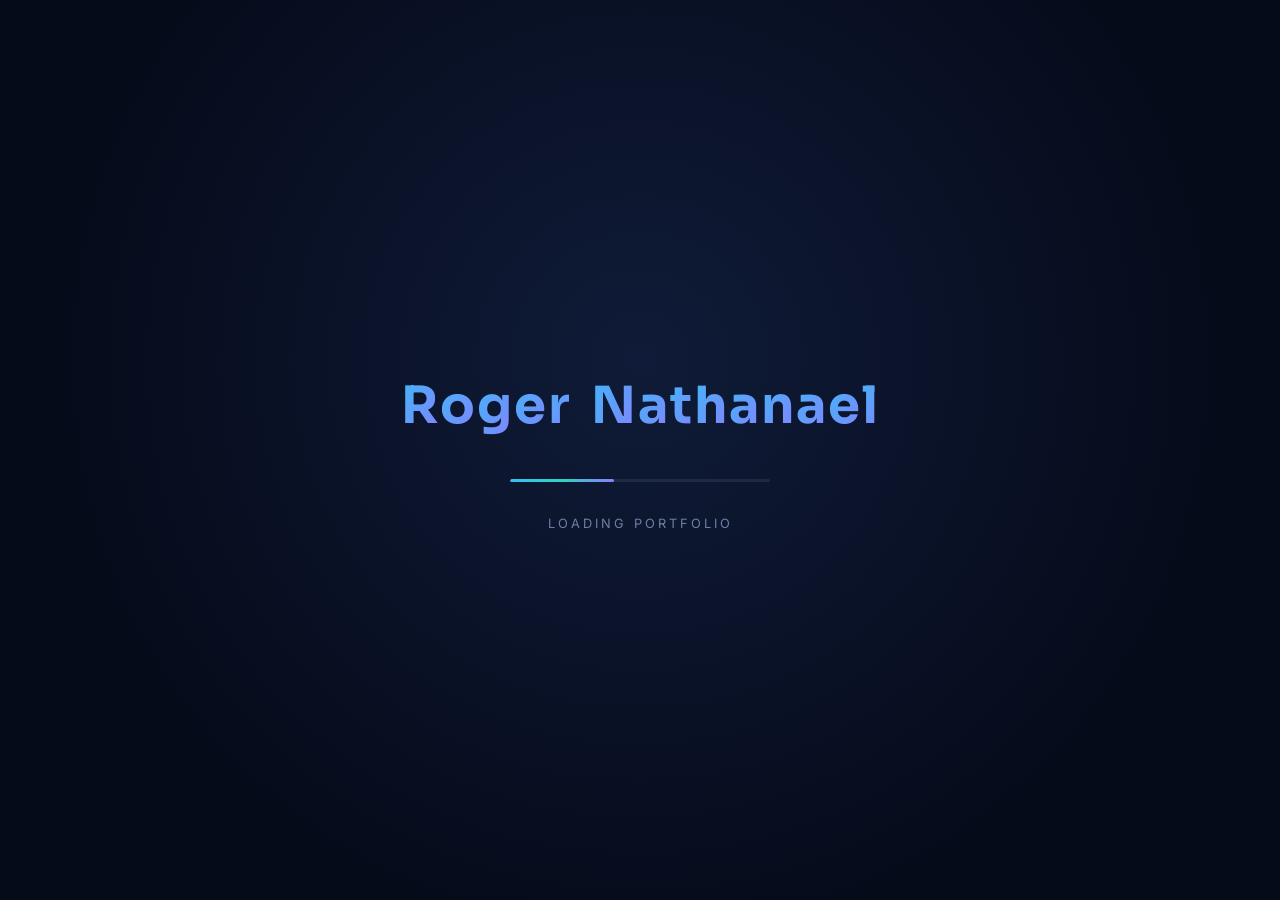
<file: research.html>
﻿<!DOCTYPE html>
<html lang="id">
<head>
  <meta charset="UTF-8" />
  <meta name="viewport" content="width=device-width, initial-scale=1.0" />
  <meta name="description" content="Research, exploration, and achievements by Roger Nathanael." />
  <title>Roger Nathanael | Research</title>
  <link rel="preconnect" href="https://fonts.googleapis.com" />
  <link rel="preconnect" href="https://fonts.gstatic.com" crossorigin />
  <link href="https://fonts.googleapis.com/css2?family=Sora:wght@400;500;600;700;800&family=Inter:wght@300;400;500;600;700&display=swap" rel="stylesheet" />
  <link rel="stylesheet" href="css/style.css" />
  <script>
    if (sessionStorage.getItem('rn-loaded') || sessionStorage.getItem('rn-transition')) {
      document.documentElement.classList.add('no-preloader');
    }
  </script>
</head>
<body class="loading">

  <div id="preloader">
    <div class="pre-logo" id="preLogo"></div>
    <div class="pre-ring"></div>
    <div class="pre-bar"><i></i></div>
    <div class="pre-text">Loading Portfolio</div>
  </div>

  <div class="bg-glow"></div>

  <nav>
    <div class="container nav-inner">
      <a href="index.html" class="logo">
        <span class="logo-name">Roger<span>.</span>Nathanael</span>
        <span class="logo-role">Business Information Technology Student</span>
      </a>
      <div class="nav-right">
        <ul class="nav-links" id="navLinks">
          <li><a href="index.html"><span class="idx">01</span>Home</a></li>
          <li><a href="about.html"><span class="idx">02</span>About</a></li>
          <li><a href="skills.html"><span class="idx">03</span>Skills</a></li>
          <li><a href="projects.html"><span class="idx">04</span>Projects</a></li>
          <li><a href="experience.html"><span class="idx">05</span>Experience</a></li>
          <li><a href="education.html"><span class="idx">06</span>Education</a></li>
          <li><a href="research.html"><span class="idx">07</span>Research</a></li>
          <li><a href="contact.html"><span class="idx">08</span>Contact</a></li>
        </ul>
        <div class="page-status">
          <span class="pill"><span class="dot"></span><span id="currentPageName">Research</span></span>
          <span class="page-count txt"><b id="currentPageNo">07</b> / 08</span>
        </div>
      </div>
      <button class="menu-toggle" id="menuToggle" aria-label="Toggle menu"><span></span><span></span><span></span></button>
    </div>
  </nav>

  <main>
    <section class="section" id="research">
      <div class="container">
        <div class="section-head reveal up"><span class="section-tag">Research &amp; Achievements</span><h2>Beyond the code</h2></div>

        <div class="research-layout">
          <article class="research-card reveal left s1">
            <span class="research-kicker">Academic Exploration</span>
            <h3>AI Literacy, Academic Integrity &amp; Digital Trust</h3>
            <p>Exploring the relationship between AI literacy, academic integrity, and digital trust among students in the context of the AI era, focused on students in Bekasi City.</p>
            <div class="tags"><span>Research Method</span><span>AI Literacy</span><span>Information Systems</span></div>
          </article>

          <aside class="achievement-card reveal right s2">
            <span class="ach-icon">🏆</span>
            <div class="ach-title">1st Rank across Cohort</div>
            <div class="ach-sub">Smart Sawit (IoT Smart Palm Oil Plantation)</div>
            <div class="ach-note">Exhibited at SPARK EXPO 2026</div>
          </aside>
        </div>
      </div>
    </section>
  </main>

  <script src="js/portfolio-data.js"></script>
  <script src="js/main.js"></script>
</body>
</html>
</file>
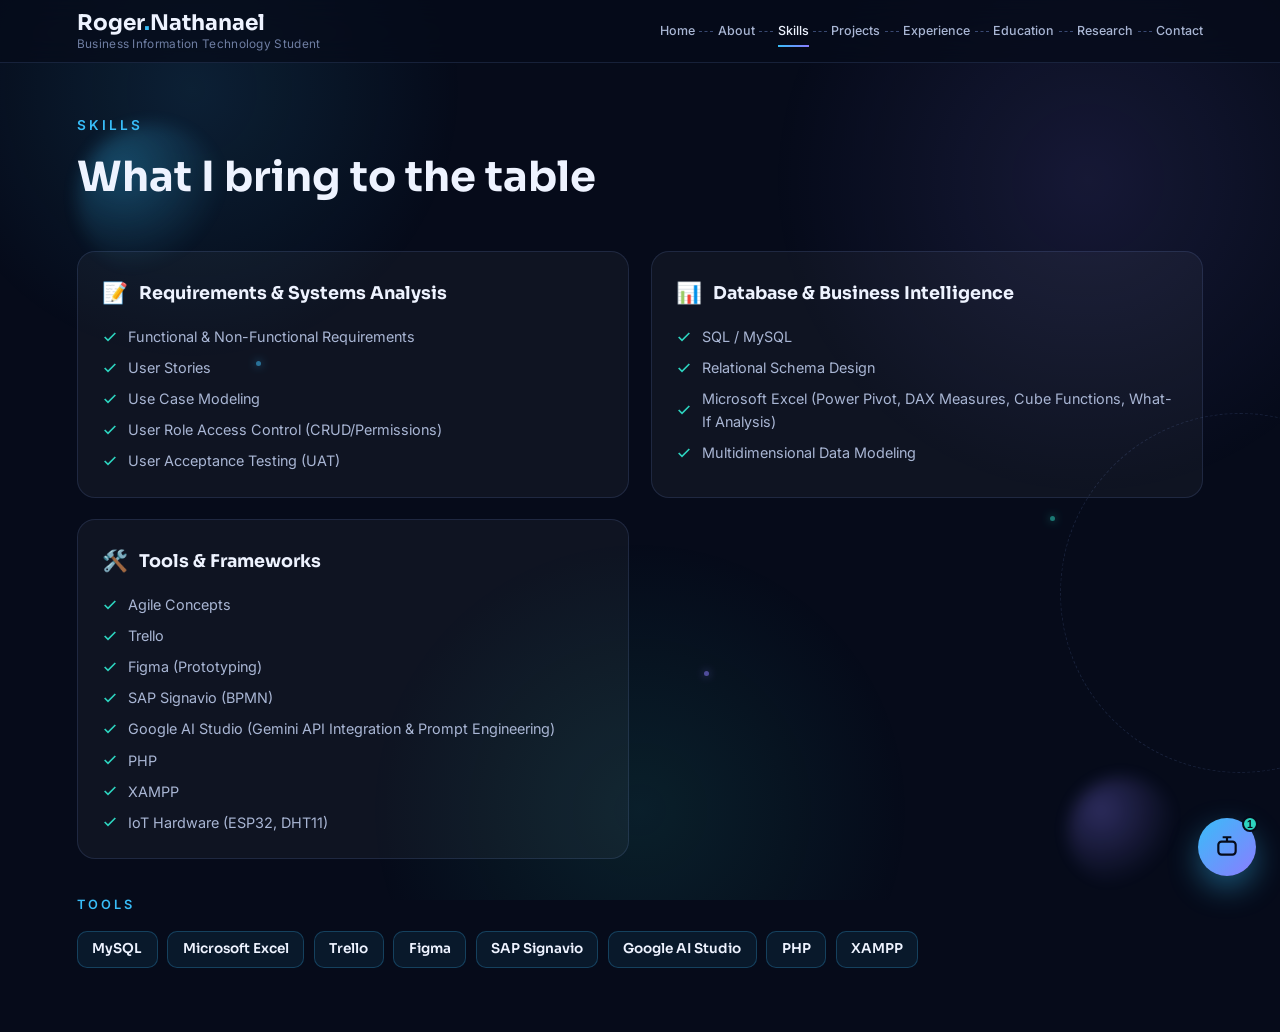
<file: skills.html>
﻿<!DOCTYPE html>
<html lang="id">
<head>
  <meta charset="UTF-8" />
  <meta name="viewport" content="width=device-width, initial-scale=1.0" />
  <meta name="description" content="Skills of Roger Nathanael." />
  <title>Roger Nathanael | Skills</title>
  <link rel="preconnect" href="https://fonts.googleapis.com" />
  <link rel="preconnect" href="https://fonts.gstatic.com" crossorigin />
  <link href="https://fonts.googleapis.com/css2?family=Sora:wght@400;500;600;700;800&family=Inter:wght@300;400;500;600;700&display=swap" rel="stylesheet" />
  <link rel="stylesheet" href="css/style.css" />
  <script>
    if (sessionStorage.getItem('rn-loaded') || sessionStorage.getItem('rn-transition')) {
      document.documentElement.classList.add('no-preloader');
    }
  </script>
</head>
<body class="loading">

  <div id="preloader">
    <div class="pre-logo" id="preLogo"></div>
    <div class="pre-ring"></div>
    <div class="pre-bar"><i></i></div>
    <div class="pre-text">Loading Portfolio</div>
  </div>

  <div class="bg-glow"></div>

  <nav>
    <div class="container nav-inner">
      <a href="index.html" class="logo">
        <span class="logo-name">Roger<span>.</span>Nathanael</span>
        <span class="logo-role">Business Information Technology Student</span>
      </a>
      <div class="nav-right">
        <ul class="nav-links" id="navLinks">
          <li><a href="index.html"><span class="idx">01</span>Home</a></li>
          <li><a href="about.html"><span class="idx">02</span>About</a></li>
          <li><a href="skills.html"><span class="idx">03</span>Skills</a></li>
          <li><a href="projects.html"><span class="idx">04</span>Projects</a></li>
          <li><a href="experience.html"><span class="idx">05</span>Experience</a></li>
          <li><a href="education.html"><span class="idx">06</span>Education</a></li>
          <li><a href="research.html"><span class="idx">07</span>Research</a></li>
          <li><a href="contact.html"><span class="idx">08</span>Contact</a></li>
        </ul>
        <div class="page-status">
          <span class="pill"><span class="dot"></span><span id="currentPageName">Skills</span></span>
          <span class="page-count txt"><b id="currentPageNo">03</b> / 08</span>
        </div>
      </div>
      <button class="menu-toggle" id="menuToggle" aria-label="Toggle menu"><span></span><span></span><span></span></button>
    </div>
  </nav>

  <main>
    <section class="section" id="skills">
      <div class="container">
        <div class="section-head reveal zoom"><span class="section-tag">Skills</span><h2>What I bring to the table</h2></div>
        <div class="skills-cats" id="skillsGrid"></div>
        <div class="tools-block reveal up s4">
          <span class="tools-label">Tools</span>
          <div class="tools-row" id="toolsRow"></div>
        </div>
      </div>
    </section>
  </main>

  <script src="js/portfolio-data.js"></script>
  <script src="js/main.js"></script>
</body>
</html>
</file>
<file: css/style.css>
﻿:root {
  --midnight-900: #060b1a;
  --midnight-800: #0a1224;
  --midnight-700: #0f1b38;
  --midnight-600: #16264d;
  --midnight-500: #1e3363;

  --accent-cyan: #38bdf8;
  --accent-teal: #2dd4bf;
  --accent-violet: #8b7cff;
  --accent-glow: rgba(56, 189, 248, 0.35);

  --text-primary: #eef3ff;
  --text-secondary: #a9b6d4;
  --text-muted: #6f7ea3;

  --card: rgba(255, 255, 255, 0.04);
  --card-border: rgba(120, 150, 220, 0.16);

  --radius: 18px;
  --shadow: 0 20px 50px rgba(0, 0, 0, 0.45);
  --transition: 0.3s cubic-bezier(0.4, 0, 0.2, 1);

  --nav-h: 66px;               /* header height; transition overlay starts below this */
}

* { margin: 0; padding: 0; box-sizing: border-box; }

html { scroll-behavior: smooth; }
body {
  font-family: 'Inter', sans-serif;
  background: var(--midnight-900);
  color: var(--text-primary);
  line-height: 1.6;
  min-height: 100vh;
}
/* lock scroll while preloader is visible */
body.loading { overflow: hidden; height: 100vh; }

/* When NOT the first visit (set synchronously in <head>), never show the
   preloader at all — this removes the blink + spinner on page changes. */
html.no-preloader #preloader { display: none !important; }
html.no-preloader body.loading { overflow: visible; height: auto; }

h1, h2, h3, .display { font-family: 'Sora', sans-serif; }
a { text-decoration: none; color: inherit; }
::selection { background: var(--accent-cyan); color: var(--midnight-900); }

.bg-glow {
  position: fixed; inset: 0; z-index: 0; pointer-events: none;
  background:
    radial-gradient(600px circle at 15% 10%, rgba(56, 189, 248, 0.12), transparent 45%),
    radial-gradient(700px circle at 85% 20%, rgba(139, 124, 255, 0.12), transparent 45%),
    radial-gradient(600px circle at 50% 90%, rgba(45, 212, 191, 0.10), transparent 45%);
}

.container { width: min(1180px, 88%); margin: 0 auto; }

/* ===================== PRELOADER ===================== */
#preloader {
  position: fixed; inset: 0; z-index: 9999;
  background: radial-gradient(circle at 50% 40%, var(--midnight-700), var(--midnight-900) 70%);
  display: flex; flex-direction: column; align-items: center; justify-content: center;
  gap: 2rem;
  transition: opacity 0.7s ease, visibility 0.7s ease;
}
#preloader.done { opacity: 0; visibility: hidden; }

/* The moving name IS the loading indicator: each letter first drops in, then
   loops a continuous "wave" (rise + brighten) that travels across the name. */
.pre-logo {
  font-family: 'Sora', sans-serif; font-weight: 700;
  font-size: clamp(1.8rem, 6vw, 3.2rem); letter-spacing: 1px;
  position: relative; display: flex; gap: 0.02em; white-space: nowrap;
}
.pre-logo .pre-space { width: 0.35em; }
.pre-logo span {
  display: inline-block;
  opacity: 0; transform: translateY(28px) scale(0.8);
  background: linear-gradient(120deg, var(--accent-cyan), var(--accent-violet));
  -webkit-background-clip: text; background-clip: text; -webkit-text-fill-color: transparent;
  /* entrance (once) then an infinite loading wave that repeats.
     Per-letter animation-delay is set inline by JS (entrance offset, then
     wave offset) so the wave travels across the name. */
  animation: preIn 0.5s forwards, preWave 1.5s ease-in-out infinite;
}
@keyframes preIn { to { opacity: 1; transform: translateY(0) scale(1); } }
@keyframes preWave {
  0%, 100% { transform: translateY(0) scale(1); filter: brightness(1); }
  40%      { transform: translateY(-10px) scale(1.08); filter: brightness(1.6); }
}

/* Keep the ring element in the DOM (shared HTML) but hide it — the animated
   name now carries the loading signal. */
.pre-ring { display: none; }

.pre-bar { width: min(260px, 60vw); height: 3px; background: rgba(255,255,255,0.08); border-radius: 999px; overflow: hidden; }
.pre-bar i {
  display: block; height: 100%; width: 40%;
  background: linear-gradient(90deg, var(--accent-cyan), var(--accent-teal), var(--accent-violet));
  border-radius: 999px; animation: preTrack 1.3s ease-in-out infinite;
}
/* Indeterminate loading bar that slides back and forth */
@keyframes preTrack {
  0%   { transform: translateX(-120%); }
  50%  { transform: translateX(60%); }
  100% { transform: translateX(220%); }
}
.pre-text { font-size: 0.8rem; letter-spacing: 3px; color: var(--text-muted); text-transform: uppercase; }

/* ===================== NAVBAR ===================== */
nav {
  /* Above the transition overlay (z 9000) so the header stays visible during page changes */
  position: fixed; top: 0; left: 0; right: 0; z-index: 9500;
  backdrop-filter: blur(14px);
  background: rgba(6, 11, 26, 0.75);
  border-bottom: 1px solid var(--card-border);
}
.nav-inner { display: flex; align-items: center; justify-content: space-between; gap: 2rem; padding: 0.7rem 0; }

/* Logo: two-line brand (the largest element in the header) */
.logo { font-family: 'Sora', sans-serif; line-height: 1.15; }
.logo .logo-name { display: block; font-weight: 700; font-size: 1.35rem; color: var(--text-primary); }
.logo .logo-name span { color: var(--accent-cyan); }
.logo .logo-role { display: block; font-family: 'Inter', sans-serif; font-weight: 400; font-size: 0.74rem; color: var(--text-muted); letter-spacing: 0.3px; margin-top: 0.1rem; }

/* Right side holds the flow-path nav, vertically centered against the logo */
.nav-right { display: flex; align-items: center; }

/* Nav as a "flow path": items connected by a dashed line to show the route.
   Slightly larger than before but still smaller than the logo name. */
.nav-links { display: flex; align-items: center; gap: 0; list-style: none; }
.nav-links li { display: flex; align-items: center; }
/* dashed connector between items */
.nav-links li:not(:last-child)::after {
  content: ""; width: 20px; height: 0;
  border-top: 1.5px dashed rgba(120,150,220,0.45);
  margin: 0 0.4rem;
}
.nav-links a {
  color: var(--text-secondary); font-size: 0.95rem; font-weight: 500;
  position: relative; padding: 0.15rem 0; transition: var(--transition);
  display: inline-flex; align-items: center; gap: 0.3rem;
}
.nav-links a .idx { font-size: 0.72rem; color: var(--accent-teal); opacity: 0.7; }
.nav-links a::after { content: ""; position: absolute; left: 0; bottom: -3px; width: 0; height: 2px; background: linear-gradient(90deg, var(--accent-cyan), var(--accent-violet)); transition: var(--transition); }
.nav-links a:hover { color: var(--text-primary); }
.nav-links a.active { color: var(--text-primary); }
.nav-links a.active::after { width: 100%; }
/* dot marker at active step on the path */
.nav-links a.active .idx { color: var(--accent-cyan); opacity: 1; }

/* Page-status indicator removed per request */
.page-status { display: none !important; }

/* Navbar animation during page transitions (header stays visible while the
   rest of the screen transitions). Items gently lift/fade on exit and settle
   back on enter, and the whole bar gets a subtle accent sweep. */
.nav-links a { transition: var(--transition), transform 0.45s cubic-bezier(0.22,1,0.36,1), opacity 0.45s ease; }
body.leaving .nav-links a { opacity: 0.35; transform: translateY(-6px); }
body.entering .nav-links a { animation: navItemIn 0.6s cubic-bezier(0.22,1,0.36,1) both; }
body.entering .nav-links li:nth-child(1) a { animation-delay: 0.02s; }
body.entering .nav-links li:nth-child(2) a { animation-delay: 0.06s; }
body.entering .nav-links li:nth-child(3) a { animation-delay: 0.10s; }
body.entering .nav-links li:nth-child(4) a { animation-delay: 0.14s; }
body.entering .nav-links li:nth-child(5) a { animation-delay: 0.18s; }
body.entering .nav-links li:nth-child(6) a { animation-delay: 0.22s; }
body.entering .nav-links li:nth-child(7) a { animation-delay: 0.26s; }
body.entering .nav-links li:nth-child(8) a { animation-delay: 0.30s; }
@keyframes navItemIn { 0% { opacity: 0; transform: translateY(-8px); } 100% { opacity: 1; transform: translateY(0); } }

/* accent sweep line under the navbar during transition */
nav::after {
  content: ""; position: absolute; left: 0; bottom: -1px; height: 2px; width: 0;
  background: linear-gradient(90deg, var(--accent-cyan), var(--accent-teal), var(--accent-violet));
  opacity: 0; transition: none;
}
body.leaving nav::after { animation: navSweep 0.9s ease forwards; }
body.entering nav::after { animation: navSweepOut 0.7s ease forwards; }
@keyframes navSweep { 0% { width: 0; opacity: 1; } 100% { width: 100%; opacity: 1; } }
@keyframes navSweepOut { 0% { width: 100%; opacity: 1; } 100% { width: 100%; opacity: 0; } }

.menu-toggle { display: none; background: none; border: none; cursor: pointer; }
.menu-toggle span { display: block; width: 26px; height: 2px; margin: 5px 0; background: var(--text-primary); transition: var(--transition); }

/* ===================== PAGE / SECTION ===================== */
main { position: relative; z-index: 1; }
.section {
  min-height: 100vh;
  display: flex; align-items: center;
  padding: 7rem 0 4rem;
  position: relative;
}
/* ===================== PAGE ENTRANCE ANIMATION ===================== */
/* Each page animates its elements in once, after the preloader finishes.
   Variations are chosen per element via the modifier classes below. */
.reveal { opacity: 0; transition: opacity 0.8s cubic-bezier(0.22,1,0.36,1), transform 0.8s cubic-bezier(0.22,1,0.36,1), filter 0.8s ease; will-change: transform, opacity; }
.reveal.up    { transform: translateY(60px); }
.reveal.left  { transform: translateX(-90px); }
.reveal.right { transform: translateX(90px); }
.reveal.zoom  { transform: scale(0.82); }
.reveal.blur  { filter: blur(12px); transform: translateY(30px); }
.reveal.rot   { transform: rotate(-6deg) translateY(40px); }

body.ready .reveal { opacity: 1; transform: none; filter: none; }

/* stagger delays */
.s1 { transition-delay: 0.10s; }
.s2 { transition-delay: 0.22s; }
.s3 { transition-delay: 0.34s; }
.s4 { transition-delay: 0.46s; }
.s5 { transition-delay: 0.58s; }

/* ===================== BUTTONS ===================== */
.actions { display: flex; flex-wrap: wrap; gap: 0.9rem; margin-top: 2rem; }
.btn { display: inline-flex; align-items: center; gap: 0.6rem; padding: 0.85rem 1.4rem; border-radius: 12px; font-weight: 600; font-size: 0.95rem; cursor: pointer; border: 1px solid transparent; transition: var(--transition); }
.btn svg { width: 18px; height: 18px; }
.btn-primary { background: linear-gradient(120deg, var(--accent-cyan), var(--accent-teal)); color: var(--midnight-900); box-shadow: 0 10px 30px var(--accent-glow); }
.btn-primary:hover { transform: translateY(-3px); box-shadow: 0 16px 40px var(--accent-glow); }
.btn-outline { background: var(--card); border: 1px solid var(--card-border); color: var(--text-primary); }
.btn-outline:hover { border-color: var(--accent-cyan); color: var(--accent-cyan); transform: translateY(-3px); }

/* ===================== HERO ===================== */
.hero { display: grid; grid-template-columns: 1.15fr 0.85fr; gap: 4rem; align-items: center; width: 100%; }
.hero-text { max-width: 640px; margin: 0 auto; }
.hero-eyebrow { display: inline-flex; align-items: center; gap: 0.5rem; color: var(--accent-teal); font-weight: 500; font-size: 0.9rem; background: rgba(45, 212, 191, 0.08); border: 1px solid rgba(45, 212, 191, 0.25); padding: 0.4rem 0.9rem; border-radius: 999px; margin-bottom: 1.4rem; }
.hero-eyebrow .dot { width: 8px; height: 8px; border-radius: 50%; background: var(--accent-teal); box-shadow: 0 0 10px var(--accent-teal); animation: pulse 2s infinite; }
@keyframes pulse { 0%,100%{opacity:1;transform:scale(1);} 50%{opacity:0.5;transform:scale(0.8);} }
.hero h1 { font-size: clamp(2.4rem, 6vw, 4rem); line-height: 1.05; font-weight: 700; margin-bottom: 1rem; }
.hero h1 .accent { background: linear-gradient(120deg, var(--accent-cyan), var(--accent-violet)); -webkit-background-clip: text; background-clip: text; -webkit-text-fill-color: transparent; }
.hero .role { font-size: 1.15rem; color: var(--text-secondary); font-weight: 500; margin-bottom: 1.2rem; }
.hero p.lead { color: var(--text-secondary); }

.hero-visual { display: flex; justify-content: center; }
.avatar-card { position: relative; width: 100%; max-width: 320px; border-radius: 24px; padding: 1.2rem; background: var(--card); border: 1px solid var(--card-border); box-shadow: var(--shadow); }
.avatar-card::before { content: ""; position: absolute; inset: -1px; border-radius: 25px; padding: 1px; background: linear-gradient(135deg, var(--accent-cyan), transparent 40%, var(--accent-violet)); -webkit-mask: linear-gradient(#000 0 0) content-box, linear-gradient(#000 0 0); -webkit-mask-composite: xor; mask-composite: exclude; pointer-events: none; }
.avatar { width: 100%; aspect-ratio: 3 / 4; border-radius: 16px; overflow: hidden; background: linear-gradient(145deg, var(--midnight-600), var(--midnight-700)); display: flex; align-items: center; justify-content: center; font-family: 'Sora', sans-serif; font-size: 4.5rem; font-weight: 700; color: var(--accent-cyan); letter-spacing: 2px; }
.avatar img { width: 100%; height: 100%; object-fit: cover; display: block; }
.avatar-meta { display: flex; justify-content: space-between; margin-top: 1rem; font-size: 0.85rem; color: var(--text-muted); }
.avatar-meta strong { color: var(--text-primary); display: block; font-size: 1.1rem; }

.section-head { margin-bottom: 2.5rem; }
.section-tag { color: var(--accent-cyan); font-weight: 600; font-size: 0.85rem; letter-spacing: 3px; text-transform: uppercase; }
.section-head h2 { font-size: clamp(1.8rem, 4vw, 2.6rem); margin-top: 0.4rem; }

.about-grid { display: grid; grid-template-columns: 1.5fr 1fr; gap: 2.5rem; align-items: start; width: 100%; }
.about-grid p { color: var(--text-secondary); margin-bottom: 1rem; }
.stats { display: grid; grid-template-columns: 1fr 1fr; gap: 1rem; }
.stat { background: var(--card); border: 1px solid var(--card-border); border-radius: var(--radius); padding: 1.4rem; transition: var(--transition); }
.stat:hover { transform: translateY(-4px); border-color: var(--accent-cyan); }
.stat .num { font-family: 'Sora', sans-serif; font-size: 2rem; font-weight: 700; color: var(--accent-teal); }
.stat .label { font-size: 0.85rem; color: var(--text-muted); }

.timeline { position: relative; padding-left: 2rem; width: 100%; }
.timeline::before { content: ""; position: absolute; left: 6px; top: 6px; bottom: 6px; width: 2px; background: linear-gradient(var(--accent-cyan), var(--accent-violet)); opacity: 0.4; }
.t-item { position: relative; padding-bottom: 2rem; }
.t-item:last-child { padding-bottom: 0; }
.t-item::before { content: ""; position: absolute; left: -2rem; top: 4px; width: 14px; height: 14px; border-radius: 50%; background: var(--midnight-900); border: 2px solid var(--accent-cyan); box-shadow: 0 0 12px var(--accent-glow); }
.t-item .t-head { display: flex; flex-wrap: wrap; justify-content: space-between; align-items: baseline; gap: 0.4rem; }
.t-item h3 { font-size: 1.1rem; }
.t-item .period { font-size: 0.78rem; color: var(--midnight-900); background: var(--accent-teal); padding: 0.2rem 0.7rem; border-radius: 999px; font-weight: 600; }
.t-item .org { color: var(--accent-cyan); font-weight: 500; font-size: 0.92rem; margin-bottom: 0.5rem; }
.t-item ul { list-style: none; }
.t-item ul li { color: var(--text-secondary); font-size: 0.88rem; padding-left: 1.2rem; position: relative; margin-bottom: 0.3rem; }
.t-item ul li::before { content: "▹"; position: absolute; left: 0; color: var(--accent-teal); }

.contact-card { background: linear-gradient(135deg, var(--midnight-700), var(--midnight-800)); border: 1px solid var(--card-border); border-radius: 24px; padding: 3rem; text-align: center; box-shadow: var(--shadow); width: 100%; }
.contact-card h2 { font-size: clamp(1.8rem, 4vw, 2.4rem); margin-bottom: 0.8rem; }
.contact-card p { color: var(--text-secondary); max-width: 500px; margin: 0 auto 2rem; }
.contact-actions { display: flex; flex-wrap: wrap; gap: 1rem; justify-content: center; }
.contact-info { display: flex; flex-wrap: wrap; gap: 1.5rem; justify-content: center; margin-top: 2.5rem; color: var(--text-muted); font-size: 0.9rem; }
.contact-info a { color: var(--text-secondary); transition: var(--transition); }
.contact-info a:hover { color: var(--accent-cyan); }
.foot { margin-top: 2rem; color: var(--text-muted); font-size: 0.8rem; }

/* ===================== DETAIL-PAGE NAV (Projects sub-nav) =====================
   On project detail pages the main menu is swapped for a Projects sub-nav
   (built in js/main.js -> initDetailNav). Names are longer, so tighten it. */
/* Anti-flash: on detail pages the HTML still ships the MAIN nav (01–08).
   Hide the nav links at first paint and only reveal them once initDetailNav()
   has swapped in the 4.1 / 4.2 … detail nav (marks body.is-detail-nav). */
body.detail-body .nav-links { visibility: hidden; }
body.detail-body.is-detail-nav .nav-links { visibility: visible; }

/* Match the MAIN nav font size (inherits .nav-links a) and keep everything on
   ONE line: never wrap, and let the ".4.1" numbers show at their normal size. */
body.is-detail-nav .nav-links { flex-wrap: nowrap; }
body.is-detail-nav .nav-links li { flex-shrink: 0; }
body.is-detail-nav .nav-links a { white-space: nowrap; }
/* On tighter widths, reclaim space from the logo subtitle before shrinking
   anything, so the sub-nav stays a single line. */
@media (max-width: 1280px) {
  body.is-detail-nav .logo .logo-role { display: none; }
  body.is-detail-nav .nav-links li:not(:last-child)::after { width: 12px; margin: 0 0.25rem; }
  /* keep the 4.1 / 4.2 … numbers visible on detail nav (main nav hides .idx here) */
  body.is-detail-nav .nav-links a .idx { display: inline; }
}

/* ===================== CURSOR GLOW ===================== */
.cursor-glow {
  position: fixed; top: 0; left: 0; z-index: 9998;
  width: 300px; height: 300px; margin: -150px 0 0 -150px;   /* centre on pointer */
  border-radius: 50%; pointer-events: none;
  background: radial-gradient(circle, rgba(56,189,248,0.16), rgba(139,124,255,0.10) 40%, transparent 68%);
  opacity: 0; transition: opacity 0.3s ease, background 0.3s ease, width 0.25s ease, height 0.25s ease;
  will-change: transform;
  mix-blend-mode: screen;
}
.cursor-glow.on { opacity: 1; }
.cursor-glow.hot {
  background: radial-gradient(circle, rgba(45,212,191,0.24), rgba(56,189,248,0.14) 40%, transparent 68%);
}
@media (prefers-reduced-motion: reduce) { .cursor-glow { display: none; } }

/* ===================== SCROLL HINT ===================== */
/* Cursor-following hint: floats beside the pointer and blinks
   (appear / pause / appear) after the user has been idle. */
.scroll-hint.cursor-follow {
  position: fixed; top: 0; left: 0; z-index: 82;
  display: inline-flex; align-items: center; gap: 0.5rem;
  padding: 0.4rem 0.75rem; border-radius: 999px;
  background: rgba(8, 14, 30, 0.9); border: 1px solid rgba(56,189,248,0.35);
  backdrop-filter: blur(6px);
  color: var(--text-secondary); font-size: 0.72rem; letter-spacing: 0.5px; white-space: nowrap;
  pointer-events: none; opacity: 0;
  will-change: transform, opacity;
}
.scroll-hint.cursor-follow .mouse {
  width: 15px; height: 24px; flex-shrink: 0;
  border: 2px solid var(--accent-cyan); border-radius: 8px; position: relative;
}
.scroll-hint.cursor-follow .mouse::before {
  content: ""; position: absolute; top: 4px; left: 50%; transform: translateX(-50%);
  width: 3px; height: 6px; border-radius: 3px; background: var(--accent-cyan);
  animation: scrollWheel 1.6s infinite;
}
.scroll-hint-label { color: var(--accent-cyan); font-weight: 600; }
@keyframes scrollWheel { 0%{opacity:0;top:4px;} 40%{opacity:1;} 80%{opacity:0;top:12px;} 100%{opacity:0;} }

/* When shown, blink: appear -> pause -> appear */
.scroll-hint.cursor-follow.show { animation: hintBlink 2.2s ease-in-out infinite; }
@keyframes hintBlink {
  0%, 100% { opacity: 0; }
  20%, 55% { opacity: 1; }
  70%      { opacity: 0; }
}

/* ===================== RESPONSIVE ===================== */
@media (max-width: 1024px) {
  /* Collapse the flow-path nav into a slide-in menu */
  .nav-right { flex-direction: row; align-items: center; gap: 0.8rem; }
  .nav-links {
    position: fixed; top: var(--nav-h); right: -100%; z-index: 9600;
    flex-direction: column; align-items: flex-start; gap: 1.2rem;
    background: rgba(10, 18, 36, 0.97); backdrop-filter: blur(14px);
    padding: 2rem; width: 250px; height: calc(100vh - var(--nav-h));
    border-left: 1px solid var(--card-border); transition: var(--transition);
  }
  .nav-links.open { right: 0; }
  /* vertical dashed connectors in the mobile menu */
  .nav-links li:not(:last-child)::after {
    content: ""; width: 0; height: 16px;
    border-top: none; border-left: 1.5px dashed rgba(120,150,220,0.45);
    margin: 0; position: absolute; left: 2rem; margin-top: 34px;
  }
  .nav-links li { position: relative; }
  .nav-links a { font-size: 0.95rem; }
  .nav-links a .idx { display: inline; }
  .menu-toggle { display: block; }
}
@media (max-width: 860px) {
  .hero { grid-template-columns: 1fr; text-align: center; }
  .hero-text { max-width: 100%; margin: 0 auto; }
  .hero-visual { order: -1; }
  .hero p.lead { margin-left: auto; margin-right: auto; }
  .actions { justify-content: center; }
  .about-grid { grid-template-columns: 1fr; }
  .page-status .pill { min-width: auto; }
  .page-count { display: none; }
}
@media (max-width: 520px) {
  .page-status .txt { display: none; }
  .logo .logo-role { display: none; }
}

/* Respect reduced motion */
@media (prefers-reduced-motion: reduce) {
  .reveal { opacity: 1 !important; transform: none !important; filter: none !important; transition: none; }
}

/* ===================== PAGE TRANSITION OVERLAY (SilverPalace-style) =====================
   Extra elements that appear DURING the transition between pages:
   - stacked color panels that sweep across the screen
   - a big label announcing the next page name + its number
   - a thin progress line
   The overlay both plays on exit (before navigating) and on enter
   (as the new page reveals), so pages feel connected instead of reloaded. */
#transition {
  /* Start BELOW the header so the navbar stays visible during transitions */
  position: fixed; top: var(--nav-h); left: 0; right: 0; bottom: 0; z-index: 9000;
  pointer-events: none;
  visibility: hidden;               /* hidden while idle */
}
/* Only render the overlay while a transition is actually playing */
body.leaving #transition,
body.entering #transition { visibility: visible; }

#transition .panel {
  position: absolute; inset: 0;
  transform: scaleY(0);             /* collapsed default (safety) */
  will-change: transform, clip-path;
}
#transition .panel.p1 { background: var(--midnight-700); }
#transition .panel.p2 { background: var(--midnight-600); }
#transition .panel.p3 { background: linear-gradient(120deg, var(--accent-cyan), var(--accent-violet)); }

/* "blocks" mode uses vertical columns instead of full panels */
#transition .cols { position: absolute; inset: 0; display: none; }
#transition .cols span {
  position: absolute; top: 0; bottom: 0; width: 20%;
  transform: scaleY(0); transform-origin: bottom; will-change: transform;
}
#transition .cols span:nth-child(1) { left: 0%;  background: var(--midnight-700); }
#transition .cols span:nth-child(2) { left: 20%; background: var(--midnight-600); }
#transition .cols span:nth-child(3) { left: 40%; background: var(--accent-violet); }
#transition .cols span:nth-child(4) { left: 60%; background: var(--midnight-600); }
#transition .cols span:nth-child(5) { left: 80%; background: var(--accent-cyan); }

/* Center content that rides along */
#transition .t-content {
  position: absolute; inset: 0; z-index: 5;
  display: flex; flex-direction: column; align-items: center; justify-content: center;
  gap: 0.6rem; opacity: 0;
}
#transition .t-no {
  font-family: 'Sora', sans-serif; font-weight: 700;
  font-size: clamp(3rem, 12vw, 8rem); line-height: 1;
  color: rgba(255,255,255,0.14);
}
#transition .t-name {
  font-family: 'Sora', sans-serif; font-weight: 700;
  font-size: clamp(1.6rem, 5vw, 3rem);
  color: var(--midnight-900);
  letter-spacing: 1px;
}
#transition .t-line { width: 0%; height: 3px; margin-top: 0.6rem; border-radius: 999px; background: rgba(6,11,26,0.6); }

/* Shared content timing for every mode */
body.leaving #transition .t-content { animation: tContentIn 0.85s ease 0.22s forwards; }
body.leaving #transition .t-line { animation: tLine 0.7s ease 0.32s forwards; }
body.entering #transition .t-content { opacity: 1; animation: tContentOut 0.5s ease forwards; }
@keyframes tContentIn { 0%{opacity:0; transform: translateY(24px);} 40%{opacity:1;} 100%{opacity:1; transform: translateY(0);} }
@keyframes tContentOut { to { opacity: 0; } }
@keyframes tLine { to { width: min(320px, 60vw); } }

/* =========================================================
   TRANSITION VARIATIONS
   Each mode is a body class (.tr-*) combined with .leaving / .entering.
   EXIT = panels come in to cover the screen.
   ENTER = panels retract to reveal the new page.
   ========================================================= */
#transition .panel { transition: none; }

/* ---- 1. CURTAIN: sweep vertically (bottom -> up on exit) ---- */
body.tr-curtain.leaving #transition .panel { transform: scaleY(0); transform-origin: bottom; animation: curtainIn 0.85s cubic-bezier(0.7,0,0.3,1) forwards; }
body.tr-curtain.leaving #transition .panel.p1 { animation-delay: 0s; }
body.tr-curtain.leaving #transition .panel.p2 { animation-delay: 0.08s; }
body.tr-curtain.leaving #transition .panel.p3 { animation-delay: 0.16s; }
body.tr-curtain.entering #transition .panel { transform: scaleY(1); transform-origin: top; animation: curtainOut 0.8s cubic-bezier(0.7,0,0.3,1) forwards; }
body.tr-curtain.entering #transition .panel.p3 { animation-delay: 0s; }
body.tr-curtain.entering #transition .panel.p2 { animation-delay: 0.08s; }
body.tr-curtain.entering #transition .panel.p1 { animation-delay: 0.16s; }
@keyframes curtainIn { from { transform: scaleY(0); } to { transform: scaleY(1); } }
@keyframes curtainOut { from { transform: scaleY(1); } to { transform: scaleY(0); } }

/* ---- 2. SLIDE: sweep horizontally (right -> left on exit) ---- */
body.tr-slide.leaving #transition .panel { transform: scaleX(0); transform-origin: right; animation: slideIn 0.8s cubic-bezier(0.7,0,0.3,1) forwards; }
body.tr-slide.leaving #transition .panel.p1 { animation-delay: 0s; }
body.tr-slide.leaving #transition .panel.p2 { animation-delay: 0.08s; }
body.tr-slide.leaving #transition .panel.p3 { animation-delay: 0.16s; }
body.tr-slide.entering #transition .panel { transform: scaleX(1); transform-origin: left; animation: slideOut 0.8s cubic-bezier(0.7,0,0.3,1) forwards; }
body.tr-slide.entering #transition .panel.p3 { animation-delay: 0s; }
body.tr-slide.entering #transition .panel.p2 { animation-delay: 0.08s; }
body.tr-slide.entering #transition .panel.p1 { animation-delay: 0.16s; }
@keyframes slideIn { from { transform: scaleX(0); } to { transform: scaleX(1); } }
@keyframes slideOut { from { transform: scaleX(1); } to { transform: scaleX(0); } }

/* ---- 3. IRIS: circular clip-path grows from center ---- */
body.tr-iris.leaving #transition .panel.p3 { transform: none; clip-path: circle(0% at 50% 50%); animation: irisIn 0.8s cubic-bezier(0.7,0,0.3,1) forwards; }
body.tr-iris.leaving #transition .panel.p1,
body.tr-iris.leaving #transition .panel.p2 { display: none; }
body.tr-iris.entering #transition .panel.p3 { transform: none; clip-path: circle(75% at 50% 50%); animation: irisOut 0.8s cubic-bezier(0.7,0,0.3,1) forwards; }
body.tr-iris.entering #transition .panel.p1,
body.tr-iris.entering #transition .panel.p2 { display: none; }
@keyframes irisIn { from { clip-path: circle(0% at 50% 50%); } to { clip-path: circle(75% at 50% 50%); } }
@keyframes irisOut { from { clip-path: circle(75% at 50% 50%); } to { clip-path: circle(0% at 50% 50%); } }

/* ---- 4. SPLIT: two halves meet in the middle (top + bottom) ---- */
body.tr-split.leaving #transition .panel.p1 { transform: scaleY(0); transform-origin: top; clip-path: inset(0 0 50% 0); animation: curtainIn 0.75s cubic-bezier(0.7,0,0.3,1) forwards; }
body.tr-split.leaving #transition .panel.p3 { transform: scaleY(0); transform-origin: bottom; clip-path: inset(50% 0 0 0); animation: curtainIn 0.75s cubic-bezier(0.7,0,0.3,1) forwards; }
body.tr-split.leaving #transition .panel.p2 { display: none; }
body.tr-split.entering #transition .panel.p1 { transform: scaleY(1); transform-origin: top; clip-path: inset(0 0 50% 0); animation: curtainOut 0.75s cubic-bezier(0.7,0,0.3,1) forwards; }
body.tr-split.entering #transition .panel.p3 { transform: scaleY(1); transform-origin: bottom; clip-path: inset(50% 0 0 0); animation: curtainOut 0.75s cubic-bezier(0.7,0,0.3,1) forwards; }
body.tr-split.entering #transition .panel.p2 { display: none; }

/* ---- 5. DIAGONAL: polygon wipe on a slant ---- */
body.tr-diagonal.leaving #transition .panel.p3 { transform: none; clip-path: polygon(0 0, 0 0, -30% 100%, -30% 100%); animation: diagIn 0.8s cubic-bezier(0.7,0,0.3,1) forwards; }
body.tr-diagonal.leaving #transition .panel.p1,
body.tr-diagonal.leaving #transition .panel.p2 { display: none; }
body.tr-diagonal.entering #transition .panel.p3 { transform: none; clip-path: polygon(0 0, 130% 0, 100% 100%, 0 100%); animation: diagOut 0.8s cubic-bezier(0.7,0,0.3,1) forwards; }
body.tr-diagonal.entering #transition .panel.p1,
body.tr-diagonal.entering #transition .panel.p2 { display: none; }
@keyframes diagIn { from { clip-path: polygon(0 0, 0 0, -30% 100%, -30% 100%); } to { clip-path: polygon(0 0, 130% 0, 100% 100%, 0 100%); } }
@keyframes diagOut { from { clip-path: polygon(0 0, 130% 0, 100% 100%, 0 100%); } to { clip-path: polygon(130% 0, 130% 0, 100% 100%, 100% 100%); } }

/* ---- 6. BLOCKS: staggered columns rise / fall ---- */
body.tr-blocks #transition .panel { display: none; }
body.tr-blocks #transition .cols { display: block; }
body.tr-blocks.leaving #transition .cols span { transform-origin: bottom; animation: curtainIn 0.7s cubic-bezier(0.7,0,0.3,1) forwards; }
body.tr-blocks.leaving #transition .cols span:nth-child(1) { animation-delay: 0s; }
body.tr-blocks.leaving #transition .cols span:nth-child(2) { animation-delay: 0.07s; }
body.tr-blocks.leaving #transition .cols span:nth-child(3) { animation-delay: 0.14s; }
body.tr-blocks.leaving #transition .cols span:nth-child(4) { animation-delay: 0.21s; }
body.tr-blocks.leaving #transition .cols span:nth-child(5) { animation-delay: 0.28s; }
body.tr-blocks.entering #transition .cols span { transform: scaleY(1); transform-origin: top; animation: curtainOut 0.7s cubic-bezier(0.7,0,0.3,1) forwards; }
body.tr-blocks.entering #transition .cols span:nth-child(5) { animation-delay: 0s; }
body.tr-blocks.entering #transition .cols span:nth-child(4) { animation-delay: 0.07s; }
body.tr-blocks.entering #transition .cols span:nth-child(3) { animation-delay: 0.14s; }
body.tr-blocks.entering #transition .cols span:nth-child(2) { animation-delay: 0.21s; }
body.tr-blocks.entering #transition .cols span:nth-child(1) { animation-delay: 0.28s; }

/* Edge nudge indicator: shows when the user is pushing at a boundary */
#edge-hint {
  position: fixed; left: 50%; transform: translateX(-50%);
  z-index: 96; display: flex; align-items: center; gap: 0.5rem;
  padding: 0.55rem 1.1rem; border-radius: 999px;
  /* Solid, opaque backdrop so the label stays readable over page text */
  background: rgba(8, 14, 30, 0.94); border: 1px solid rgba(56,189,248,0.5);
  backdrop-filter: blur(8px);
  box-shadow: 0 8px 24px rgba(0,0,0,0.5), 0 0 0 4px rgba(6,11,26,0.35);
  color: var(--accent-cyan); font-size: 0.8rem; font-weight: 600; letter-spacing: 0.5px;
  opacity: 0; transition: opacity 0.25s ease, transform 0.25s ease;
}
#edge-hint.bottom { bottom: 84px; }
#edge-hint.top { top: 76px; }
#edge-hint.show { opacity: 1; }
#edge-hint .bar { width: 60px; height: 4px; border-radius: 999px; background: rgba(56,189,248,0.25); overflow: hidden; }
#edge-hint .bar i { display: block; height: 100%; width: 0%; background: var(--accent-cyan); transition: width 0.08s linear; }
#edge-hint svg { width: 15px; height: 15px; }

/* ===================== HOME: ALWAYS-MOVING DECOR =====================
   Purely decorative elements that keep animating even when the user is
   idle (no scroll needed). They sit behind the hero content. */
#home { overflow: hidden; }
.hero-decor { position: absolute; inset: 0; z-index: 0; pointer-events: none; }
.hero .hero-text, .hero .hero-visual { position: relative; z-index: 1; }

/* Soft glowing orbs that drift around */
.hero-decor .orb {
  position: absolute; border-radius: 50%; filter: blur(6px);
  opacity: 0.55; will-change: transform;
}
.hero-decor .orb-1 {
  width: 130px; height: 130px; top: 14%; left: 8%;
  background: radial-gradient(circle at 30% 30%, var(--accent-cyan), transparent 70%);
  animation: floatA 9s ease-in-out infinite;
}
.hero-decor .orb-2 {
  width: 90px; height: 90px; bottom: 18%; left: 18%;
  background: radial-gradient(circle at 30% 30%, var(--accent-violet), transparent 70%);
  animation: floatB 11s ease-in-out infinite;
}
.hero-decor .orb-3 {
  width: 160px; height: 160px; top: 20%; right: 10%;
  background: radial-gradient(circle at 30% 30%, var(--accent-teal), transparent 70%);
  animation: floatC 13s ease-in-out infinite;
}

/* Slowly rotating outline rings */
.hero-decor .ring {
  position: absolute; border-radius: 50%;
  border: 1px solid rgba(56,189,248,0.18);
  will-change: transform;
}
.hero-decor .ring-1 {
  width: 420px; height: 420px; top: 50%; right: -120px;
  border-style: dashed; border-color: rgba(139,124,255,0.18);
  animation: spinSlow 40s linear infinite;
}
.hero-decor .ring-2 {
  width: 260px; height: 260px; bottom: -80px; left: -60px;
  animation: spinSlow 30s linear infinite reverse;
}

/* Tiny twinkling / rising particles */
.hero-decor .particle {
  position: absolute; width: 6px; height: 6px; border-radius: 50%;
  background: var(--accent-cyan); box-shadow: 0 0 10px var(--accent-cyan);
  opacity: 0.7; will-change: transform, opacity;
}
.hero-decor .particle-1 { top: 30%; left: 25%; animation: rise 7s linear infinite; }
.hero-decor .particle-2 { top: 60%; left: 40%; background: var(--accent-violet); box-shadow: 0 0 10px var(--accent-violet); animation: rise 9s linear infinite 1s; }
.hero-decor .particle-3 { top: 45%; left: 60%; background: var(--accent-teal); box-shadow: 0 0 10px var(--accent-teal); animation: rise 8s linear infinite 2s; }
.hero-decor .particle-4 { top: 70%; left: 70%; animation: rise 10s linear infinite 0.5s; }
.hero-decor .particle-5 { top: 25%; left: 80%; background: var(--accent-violet); box-shadow: 0 0 10px var(--accent-violet); animation: rise 6.5s linear infinite 1.5s; }
.hero-decor .particle-6 { top: 55%; left: 15%; background: var(--accent-teal); box-shadow: 0 0 10px var(--accent-teal); animation: rise 11s linear infinite 3s; }

/* Make the avatar gently float too (inner element, so it doesn't clash
   with the .reveal entrance transform on .avatar-card). */
.avatar { animation: cardFloat 6s ease-in-out infinite; }

@keyframes floatA { 0%,100%{ transform: translate(0,0); } 50%{ transform: translate(30px,-25px); } }
@keyframes floatB { 0%,100%{ transform: translate(0,0); } 50%{ transform: translate(-25px,20px); } }
@keyframes floatC { 0%,100%{ transform: translate(0,0); } 50%{ transform: translate(-20px,-30px); } }
@keyframes spinSlow { to { transform: rotate(360deg); } }
@keyframes rise {
  0%   { transform: translateY(0) scale(1);   opacity: 0; }
  10%  { opacity: 0.8; }
  90%  { opacity: 0.8; }
  100% { transform: translateY(-140px) scale(0.4); opacity: 0; }
}
@keyframes cardFloat { 0%,100%{ transform: translateY(0); } 50%{ transform: translateY(-14px); } }

/* Reduced motion: stop the idle animations */
@media (prefers-reduced-motion: reduce) {
  .hero-decor .orb, .hero-decor .ring, .hero-decor .particle, .avatar { animation: none; }
}

/* ===================== PROJECTS ===================== */
.project-grid { display: grid; grid-template-columns: repeat(2, 1fr); gap: 1.4rem; width: 100%; align-items: stretch; }
.project-card {
  background: var(--card); border: 1px solid var(--card-border); border-radius: var(--radius);
  padding: 1.6rem; transition: var(--transition); position: relative; overflow: hidden;
  display: flex; flex-direction: column; height: 100%;
}
.project-card::before {
  content: ""; position: absolute; left: 0; top: 0; bottom: 0; width: 3px;
  background: linear-gradient(var(--accent-cyan), var(--accent-violet)); opacity: 0.7;
}
.project-card:hover { transform: translateY(-5px); border-color: var(--accent-cyan); background: rgba(56,189,248,0.06); }
.project-top { display: flex; align-items: center; justify-content: space-between; gap: 0.6rem; margin-bottom: 0.6rem; }
.project-top h3 { font-size: 1.1rem; }
.project-card .badge {
  flex-shrink: 0; font-size: 0.7rem; font-weight: 700; letter-spacing: 0.5px;
  color: var(--midnight-900); background: linear-gradient(120deg, var(--accent-teal), var(--accent-cyan));
  padding: 0.2rem 0.6rem; border-radius: 999px;
}
.project-card p { color: var(--text-secondary); font-size: 0.9rem; margin-bottom: 1rem; }
.project-card .tags { display: flex; flex-wrap: wrap; gap: 0.4rem; }
.project-card .tags span {
  font-size: 0.72rem; color: var(--accent-cyan);
  background: rgba(56,189,248,0.1); border: 1px solid rgba(56,189,248,0.25);
  padding: 0.2rem 0.6rem; border-radius: 999px;
}
/* Card footer: a single row pinned to the bottom of the card. "View details"
   sits on the LEFT; the action button(s) sit on the RIGHT. margin-top:auto
   pushes the whole footer to the bottom so all cards line up. */
.project-card .card-foot {
  display: flex; align-items: center; justify-content: space-between;
  flex-wrap: wrap; gap: 0.6rem;
  margin-top: auto; padding-top: 1.2rem;
}
/* External action buttons on a card (Live Demo / Trello / etc). These are
   <span> not <a> because the whole card is already an <a> (no nested links). */
.project-card .card-links { display: flex; flex-wrap: wrap; gap: 0.5rem; margin-left: auto; }
.project-card .card-link {
  display: inline-flex; align-items: center; gap: 0.3rem;
  font-size: 0.74rem; font-weight: 600; letter-spacing: 0.2px;
  padding: 0.32rem 0.7rem; border-radius: 8px;
  color: var(--accent-cyan); background: rgba(56,189,248,0.08);
  border: 1px solid rgba(56,189,248,0.3);
  cursor: pointer; transition: var(--transition); position: relative; z-index: 2;
}
.project-card .card-link:hover { background: var(--accent-cyan); color: var(--midnight-900); }
.project-card .card-link.disabled {
  color: var(--text-muted); background: rgba(148,163,184,0.06);
  border-color: var(--card-border); cursor: not-allowed;
}
.project-card .card-link.disabled:hover { background: rgba(148,163,184,0.06); color: var(--text-muted); }

/* ===================== NAV: tighten the flow path on smaller desktops ===================== */
@media (max-width: 1280px) {
  .nav-links a { font-size: 0.78rem; }
  .nav-links a .idx { display: none; }
  .nav-links li:not(:last-child)::after { width: 14px; margin: 0 0.28rem; }
}
@media (max-width: 1100px) {
  .page-status .page-count { display: none; }
}

/* ===================== HERO CHIPS ===================== */
.hero-chips { display: flex; flex-wrap: wrap; gap: 0.6rem; margin-top: 1.6rem; }
.hero-chips .chip {
  font-size: 0.78rem; font-weight: 600; color: var(--text-secondary);
  background: var(--card); border: 1px solid var(--card-border);
  padding: 0.35rem 0.9rem; border-radius: 999px;
}
.hero-chips .chip.highlight {
  color: var(--midnight-900); border-color: transparent;
  background: linear-gradient(120deg, var(--accent-teal), var(--accent-cyan));
}

/* ===================== ABOUT: SCROLLYTELLING STAGE (GSAP) =====================
   One pinned fullscreen stage; scenes are layered and driven by a scroll
   timeline in js/journey.js. Header stays visible above it. */
.about-stage { position: relative; background: var(--midnight-900); }
.stage-fixed {
  position: relative; height: 100vh; overflow: hidden;
}
/* Each scene is layered on top of the stage and centred. Solid background so
   scenes never visually bleed through one another during transitions. */
.about-stage .scene {
  position: absolute; inset: 0;
  display: flex; align-items: center; justify-content: center;
  padding: 6.5rem 0 3rem;   /* clear the fixed header */
  background: var(--midnight-900);
}
/* Hide the later scenes BEFORE JS/GSAP runs so there's no flash of stacked
   content on load. Scene 1 (About Me) stays visible as the entry scene.
   GSAP takes over these with autoAlpha; the static fallback re-shows them. */
.about-stage .scene-transition,
.about-stage .scene-journey-head,
.about-stage .scene-chapter,
.about-stage .scene-quote { visibility: hidden; opacity: 0; }
/* Also pre-hide the About sub-elements that GSAP reveals, so nothing flashes
   fully-visible before the timeline initialises. (Fallback re-shows them.) */
.about-stage .scene-about .about-line,
.about-stage .scene-about .kpi { opacity: 0; }
.about-stage .scene-inner { width: min(1100px, 88%); margin: 0 auto; }

/* Scene 1: About Me */
.scene-about .section-head { margin-bottom: 2rem; }
.scene-about .section-tag { color: var(--accent-cyan); font-weight: 600; font-size: 0.85rem; letter-spacing: 3px; text-transform: uppercase; }
.scene-about .scene-title { font-size: clamp(1.8rem, 4vw, 2.6rem); margin-top: 0.4rem; }
.scene-about .about-grid { display: grid; grid-template-columns: 1.5fr 1fr; gap: 2.5rem; align-items: start; }
.scene-about .about-lines .about-line { color: var(--text-secondary); margin-bottom: 1rem; }
.scene-about .stats { display: grid; grid-template-columns: 1fr 1fr; gap: 1rem; }
.scene-about .stat { background: var(--card); border: 1px solid var(--card-border); border-radius: var(--radius); padding: 1.4rem; }
.scene-about .stat .num { font-family: 'Sora', sans-serif; font-size: 2rem; font-weight: 700; color: var(--accent-teal); }
.scene-about .stat .label { font-size: 0.85rem; color: var(--text-muted); }

/* Scene 2: transition typed line */
.transition-line {
  font-family: 'Sora', sans-serif; font-weight: 700;
  font-size: clamp(1.6rem, 5vw, 3rem); text-align: center; line-height: 1.2;
  display: flex; align-items: baseline; justify-content: center;
}
/* gradient applies to the typed text itself (not the wrapper) */
.transition-line .tw-text {
  background: linear-gradient(120deg, var(--accent-cyan), var(--accent-violet));
  -webkit-background-clip: text; background-clip: text; -webkit-text-fill-color: transparent;
}

/* Scene 3: Journey heading. It starts centred, then GSAP shifts .scene-inner
   up to dock as a header. It stays visible ABOVE the chapters, so it must be
   transparent and sit on a higher layer. */
.scene-journey-head { text-align: center; background: transparent !important; z-index: 5; pointer-events: none; }
.scene-journey-head .scene-inner { margin: 0 auto; will-change: transform; }
.scene-journey-head .section-tag { color: var(--accent-cyan); font-weight: 600; font-size: 0.85rem; letter-spacing: 3px; text-transform: uppercase; }
.journey-big { font-size: clamp(1.5rem, 4vw, 2.4rem); margin-top: 0.4rem; }

/* Scenes 4-6: chapters — transparent (so the docked header shows above them)
   and pushed down so their content clears the header band. Only one chapter is
   visible at a time, so transparency won't cause bleed-through. */
.scene-chapter { align-items: center; background: transparent !important; padding-top: 12rem; }
.jchapter { display: grid; grid-template-columns: 340px 1fr; gap: 2.5rem; align-items: center; width: 100%; }
/* Photo frame gives the 3D perspective; .jphoto-flip is what rotates (flip).
   Each chapter holds TWO landscape photos stacked vertically, so the frame is
   sized ~3:4 overall (two 4:3 landscapes + gap ≈ portrait). */
.jchapter-photo { aspect-ratio: 3 / 4; perspective: 1000px; }
.jphoto-flip {
  width: 100%; height: 100%; border-radius: 18px;
  background: linear-gradient(145deg, var(--midnight-600), var(--midnight-700));
  border: 1px dashed var(--card-border);
  display: flex; flex-direction: column; align-items: stretch; justify-content: center;
  gap: 0.6rem; text-align: center;
  color: var(--text-muted); font-size: 0.85rem; padding: 0.6rem;
  transform-style: preserve-3d; backface-visibility: hidden; will-change: transform;
}
/* Two stacked photos share the frame height evenly. */
.jphoto-flip img {
  width: 100%; height: 100%; min-height: 0; object-fit: cover; border-radius: 12px;
}
/* When a frame still shows the text placeholder, keep it centered. */
.jphoto-flip > span { margin: auto; }
.jchapter-year {
  display: inline-block; font-family: 'Sora', sans-serif; font-weight: 600;
  font-size: 0.85rem; color: var(--midnight-900);
  background: linear-gradient(120deg, var(--accent-cyan), var(--accent-teal));
  padding: 0.25rem 0.75rem; border-radius: 999px; margin-bottom: 0.8rem;
}
.jchapter-body h3 { font-size: clamp(1.4rem, 3vw, 2rem); margin-bottom: 0.7rem; }
.jchapter-body p { color: var(--text-secondary); font-size: 1rem; max-width: 46ch; }

/* ---- Typewriter + idle caret (About title & transition line) ----
   .tw-text is width-revealed by GSAP; overflow hidden clips the untyped part.
   The caret sits inline right after it, so it travels with the text. */
.tw-text {
  display: inline-block; white-space: nowrap; overflow: hidden;
  vertical-align: bottom; max-width: 100%;
}
.tw-caret {
  display: inline-block; width: 3px; height: 1em; margin-left: 2px;
  vertical-align: -0.12em; background: var(--accent-cyan); border-radius: 2px;
  animation: twBlink 1s steps(1) infinite;
}
@keyframes twBlink { 0%, 49% { opacity: 1; } 50%, 100% { opacity: 0; } }

/* ---- Word-roll (chapter year / title / paragraph) ---- */
.roll-word { display: inline-block; overflow: hidden; vertical-align: top; }
.roll-inner { display: inline-block; white-space: pre; will-change: transform; }

/* Scene 7: quote */
.scene-quote .scene-inner { text-align: center; }
.quote {
  font-family: 'Sora', sans-serif; font-weight: 600;
  font-size: clamp(1.3rem, 3.4vw, 2.4rem); line-height: 1.4; color: var(--text-primary);
  max-width: 20ch; margin: 0 auto;
}
.quote .qword { display: inline; }
.quote-cite { display: block; margin-top: 1.4rem; color: var(--accent-cyan); font-style: normal; font-weight: 600; letter-spacing: 1px; }

/* ---- Static fallback (no GSAP / reduced motion / mobile) ----
   Un-pin and show every scene as a normal readable vertical flow. */
.about-stage.about-static .stage-fixed { height: auto; overflow: visible; }
.about-stage.about-static .scene {
  position: relative; inset: auto; opacity: 1 !important; visibility: visible !important;
  min-height: auto; padding: 4rem 0;
}
.about-stage.about-static .scene * { opacity: 1 !important; visibility: visible !important; transform: none !important; }
.about-stage.about-static .jchapter,
.about-stage.about-static .scene-about .about-grid {
  /* keep grids but allow stacking on the fallback */
}

@media (max-width: 860px) {
  .scene-about .about-grid { grid-template-columns: 1fr; }
  .jchapter { grid-template-columns: 1fr; }
  .jchapter-photo { aspect-ratio: 16 / 10; max-width: 420px; }
}

/* ===================== SKILLS (categories) ===================== */
.skills-cats { display: grid; grid-template-columns: repeat(2, 1fr); gap: 1.4rem; width: 100%; }
.skill-cat { background: var(--card); border: 1px solid var(--card-border); border-radius: var(--radius); padding: 1.5rem; transition: var(--transition); }
.skill-cat:hover { transform: translateY(-4px); border-color: var(--accent-cyan); }
.skill-cat-head { display: flex; align-items: center; gap: 0.7rem; margin-bottom: 1rem; }
.skill-cat-ico { font-size: 1.3rem; }
.skill-cat-head h3 { font-size: 1.1rem; }
.skill-cat ul { list-style: none; display: grid; gap: 0.5rem; }
.skill-cat li { display: flex; align-items: center; gap: 0.6rem; color: var(--text-secondary); font-size: 0.9rem; }
.skill-cat li svg { color: var(--accent-teal); flex-shrink: 0; }

.tools-block { margin-top: 2rem; }
.tools-label { color: var(--accent-cyan); font-weight: 600; font-size: 0.8rem; letter-spacing: 3px; text-transform: uppercase; }
.tools-row { display: flex; flex-wrap: wrap; gap: 0.6rem; margin-top: 0.9rem; }
.tools-row .tool {
  font-family: 'Sora', sans-serif; font-weight: 600; font-size: 0.85rem;
  color: var(--text-primary); background: rgba(56,189,248,0.08);
  border: 1px solid rgba(56,189,248,0.25); padding: 0.4rem 0.9rem; border-radius: 10px;
}

/* Project subtitle (course/context) */
.project-sub { display: block; color: var(--accent-teal); font-size: 0.78rem; font-weight: 600; margin: 0.1rem 0 0.7rem; letter-spacing: 0.3px; }

/* Projects: switch to flexbox so a trailing partial row (e.g. the 4th & 5th of
   5 cards) is centered instead of stuck to the left. Three per row on desktop. */
.project-grid { display: flex; flex-wrap: wrap; justify-content: center; }
.project-grid > .project-card { flex: 0 1 calc((100% - 2 * 1.4rem) / 3); }

/* ===================== EDUCATION LAYOUT ===================== */
.edu-layout { display: grid; grid-template-columns: 1fr 1fr; gap: 3rem; align-items: start; }
.coursework .course-tags { display: flex; flex-wrap: wrap; gap: 0.5rem; margin-top: 0.9rem; }
.coursework .course-tags span {
  font-size: 0.82rem; color: var(--text-secondary);
  background: var(--card); border: 1px solid var(--card-border);
  padding: 0.4rem 0.85rem; border-radius: 999px;
}

/* ===================== RESEARCH & ACHIEVEMENT ===================== */
.research-layout { display: grid; grid-template-columns: 1.6fr 1fr; gap: 2rem; align-items: stretch; }
.research-card { background: var(--card); border: 1px solid var(--card-border); border-radius: var(--radius); padding: 2rem; }
.research-kicker { color: var(--accent-cyan); font-weight: 600; font-size: 0.78rem; letter-spacing: 2px; text-transform: uppercase; }
.research-card h3 { font-size: 1.3rem; margin: 0.6rem 0 0.8rem; }
.research-card p { color: var(--text-secondary); margin-bottom: 1.2rem; }
.achievement-card {
  display: flex; flex-direction: column; align-items: center; justify-content: center; text-align: center;
  gap: 0.3rem; padding: 2rem;
  background: linear-gradient(145deg, var(--midnight-700), var(--midnight-800));
  border: 1px solid var(--card-border); border-radius: var(--radius);
}
.achievement-card .ach-icon { font-size: 2.6rem; }
.achievement-card .ach-title { font-family: 'Sora', sans-serif; font-size: 1.8rem; font-weight: 700; color: var(--accent-teal); }
.achievement-card .ach-sub { color: var(--text-primary); font-weight: 600; }
.achievement-card .ach-note { color: var(--text-muted); font-size: 0.85rem; }

/* ===================== RESPONSIVE (new components) ===================== */
@media (max-width: 900px) {
  .project-grid > .project-card { flex-basis: calc((100% - 1.4rem) / 2); }
  .skills-cats { grid-template-columns: 1fr; }
  .edu-layout { grid-template-columns: 1fr; gap: 2rem; }
  .research-layout { grid-template-columns: 1fr; }
}
@media (max-width: 640px) {
  .project-grid > .project-card { flex-basis: 100%; }
}

/* ===================== PROJECT DETAIL PAGE ===================== */
/* Detail pages scroll normally (not part of the snap deck). */
.detail-body { overflow-y: auto; }
.detail-main { position: relative; z-index: 1; padding-top: 6.5rem; padding-bottom: 5rem; }

/* Back to Projects — fixed at the TOP-LEFT (just below the header), follows scroll. */
.detail-back {
  position: fixed; left: 18px; top: 78px; z-index: 90;
  display: inline-flex; align-items: center; gap: 0.5rem;
  color: var(--text-secondary); font-weight: 600; font-size: 0.85rem;
  background: rgba(8, 14, 30, 0.9); border: 1px solid var(--card-border);
  backdrop-filter: blur(8px); padding: 0.5rem 0.9rem; border-radius: 999px;
  box-shadow: 0 8px 24px rgba(0,0,0,0.4); transition: var(--transition);
}
.detail-back:hover { color: var(--accent-cyan); border-color: var(--accent-cyan); transform: translateX(-3px); }
.detail-back svg { width: 16px; height: 16px; }
@media (max-width: 900px) {
  .detail-back { top: 72px; left: 12px; padding: 0.45rem 0.75rem; font-size: 0.8rem; }
}

.detail-hero { margin-bottom: 2.5rem; }
.detail-kicker { color: var(--accent-cyan); font-weight: 600; font-size: 0.8rem; letter-spacing: 3px; text-transform: uppercase; }
.detail-hero h1 { font-size: clamp(2rem, 5vw, 3.2rem); line-height: 1.1; margin: 0.5rem 0 1rem; }
.detail-hero .lead { color: var(--text-secondary); max-width: 720px; font-size: 1.05rem; }

.detail-meta { display: flex; flex-wrap: wrap; gap: 1rem; margin-top: 1.6rem; }
.detail-meta .meta {
  background: var(--card); border: 1px solid var(--card-border);
  border-radius: 12px; padding: 0.7rem 1.1rem; min-width: 130px;
}
.detail-meta .meta .k { display: block; font-size: 0.7rem; letter-spacing: 1px; text-transform: uppercase; color: var(--text-muted); }
.detail-meta .meta .v { font-family: 'Sora', sans-serif; font-weight: 600; color: var(--text-primary); }
.detail-meta .meta.win .v { color: var(--accent-teal); }

.detail-block { margin-bottom: 2.4rem; scroll-margin-top: 90px; }
.detail-block h2 {
  font-size: 1.35rem; margin-bottom: 0.8rem; display: flex; align-items: center; gap: 0.6rem;
}
.detail-block h2::before {
  content: ""; width: 8px; height: 22px; border-radius: 3px;
  background: linear-gradient(var(--accent-cyan), var(--accent-violet));
}
.detail-block p, .detail-block li { color: var(--text-secondary); }
.detail-block ul { list-style: none; display: grid; gap: 0.5rem; }
.detail-block ul li { padding-left: 1.3rem; position: relative; }
.detail-block ul li::before { content: "▹"; position: absolute; left: 0; color: var(--accent-teal); }

/* highlighted "My Contribution" block */
.detail-block.highlight {
  background: rgba(56,189,248,0.06); border: 1px solid rgba(56,189,248,0.22);
  border-radius: var(--radius); padding: 1.6rem;
}

/* Secondary note under a detail block (e.g. limitations, projection caveat) */
.detail-note {
  margin-top: 0.6rem; font-size: 0.85rem; color: var(--text-muted); font-style: italic;
}
/* External links in a detail block */
.detail-links a {
  display: inline-flex; align-items: center; gap: 0.3rem;
  color: var(--accent-cyan); font-weight: 600; font-size: 0.9rem;
  border-bottom: 1px solid rgba(56,189,248,0.35); padding-bottom: 2px;
  transition: var(--transition);
}
.detail-links a:hover { color: var(--accent-teal); border-color: var(--accent-teal); }

/* tech tags reuse .tags */
.detail-block .tags { display: flex; flex-wrap: wrap; gap: 0.4rem; }
.detail-block .tags span {
  font-size: 0.75rem; color: var(--accent-cyan);
  background: rgba(56,189,248,0.1); border: 1px solid rgba(56,189,248,0.25);
  padding: 0.25rem 0.7rem; border-radius: 999px;
}

/* process timeline (horizontal) */
.process-flow { display: flex; flex-wrap: wrap; align-items: center; gap: 0.6rem; }
.process-flow .step {
  font-family: 'Sora', sans-serif; font-weight: 600; font-size: 0.9rem;
  color: var(--text-primary); background: var(--card);
  border: 1px solid var(--card-border); padding: 0.5rem 0.9rem; border-radius: 10px;
}
.process-flow .arrow { color: var(--accent-teal); font-weight: 700; }

/* gallery */
.gallery-grid { display: grid; grid-template-columns: repeat(3, 1fr); gap: 1rem; }
.gallery-item {
  aspect-ratio: 4 / 3; border-radius: 12px;
  background: linear-gradient(145deg, var(--midnight-700), var(--midnight-800));
  border: 1px dashed var(--card-border);
  display: flex; align-items: center; justify-content: center;
  color: var(--text-muted); font-size: 0.85rem; text-align: center; padding: 1rem;
}
/* When a gallery item holds a real image (figure), drop the placeholder look. */
figure.gallery-item {
  position: relative; overflow: hidden; padding: 0; margin: 0;
  border-style: solid; cursor: zoom-in;
  transition: transform 0.35s ease, box-shadow 0.35s ease, border-color 0.35s ease;
}
figure.gallery-item img {
  width: 100%; height: 100%; object-fit: cover; display: block;
  transition: transform 0.5s ease;
}
figure.gallery-item figcaption {
  position: absolute; left: 0; right: 0; bottom: 0;
  padding: 1.4rem 0.85rem 0.7rem;
  font-size: 0.78rem; color: #fff; text-align: left;
  background: linear-gradient(to top, rgba(6, 12, 26, 0.9), transparent);
  opacity: 0; transform: translateY(8px);
  transition: opacity 0.35s ease, transform 0.35s ease;
}
figure.gallery-item:hover {
  transform: translateY(-4px);
  border-color: var(--accent-cyan);
  box-shadow: 0 14px 34px rgba(0, 0, 0, 0.45);
}
figure.gallery-item:hover img { transform: scale(1.06); }
figure.gallery-item:hover figcaption { opacity: 1; transform: translateY(0); }
/* The tall standing-banner poster spans two rows so it isn't cropped hard. */
figure.gallery-item--tall { aspect-ratio: auto; grid-row: span 2; }
figure.gallery-item--tall img { object-fit: cover; }

/* gallery lightbox */
.lightbox {
  position: fixed; inset: 0; z-index: 9999;
  display: flex; align-items: center; justify-content: center;
  padding: 4vh 4vw;
  background: rgba(4, 8, 18, 0.92);
  backdrop-filter: blur(6px);
  opacity: 0; pointer-events: none;
  transition: opacity 0.3s ease;
}
.lightbox.open { opacity: 1; pointer-events: auto; }
.lightbox-img {
  max-width: 100%; max-height: 100%;
  border-radius: 12px; box-shadow: 0 20px 60px rgba(0, 0, 0, 0.6);
  transform: scale(0.96); transition: transform 0.3s ease;
}
.lightbox.open .lightbox-img { transform: scale(1); }
.lightbox-close {
  position: absolute; top: 18px; right: 22px;
  width: 44px; height: 44px; border-radius: 50%;
  background: rgba(255, 255, 255, 0.1); border: 1px solid rgba(255, 255, 255, 0.25);
  color: #fff; font-size: 1.6rem; line-height: 1; cursor: pointer;
  display: flex; align-items: center; justify-content: center;
  transition: background 0.2s ease, transform 0.2s ease;
}
.lightbox-close:hover { background: rgba(255, 255, 255, 0.22); transform: scale(1.08); }

/* embedded live demos (Figma prototype / Office Excel dashboard) */
.embed-frame {
  position: relative; width: 100%; border-radius: 14px; overflow: hidden;
  border: 1px solid var(--card-border); background: var(--midnight-800);
  box-shadow: 0 12px 32px rgba(0, 0, 0, 0.35);
}
/* Keep a 16:9 stage so the iframe scales with the container width. */
.embed-frame.ratio-16-9 { aspect-ratio: 16 / 9; }
.embed-frame.ratio-4-3 { aspect-ratio: 4 / 3; }
/* Document (PDF) embeds read better tall; cap the height on large screens. */
.embed-frame.ratio-doc { aspect-ratio: 3 / 4; max-height: 80vh; }
.embed-frame iframe {
  position: absolute; inset: 0; width: 100%; height: 100%; border: 0; display: block;
}
.embed-note { color: var(--text-muted); font-size: 0.82rem; margin-top: 0.7rem; }
.embed-note a { color: var(--accent-cyan); }
.embed-actions { margin-top: 1rem; display: flex; flex-wrap: wrap; gap: 0.6rem; }

/* clickable project cards */
a.project-card { color: inherit; }
a.project-card .view-more {
  display: inline-flex; align-items: center; gap: 0.35rem;
  color: var(--accent-cyan); font-size: 0.82rem; font-weight: 600;
}
a.project-card .view-more svg { width: 14px; height: 14px; transition: var(--transition); }
a.project-card:hover .view-more svg { transform: translateX(3px); }

/* ===================== PROJECT NAVIGATION TRANSITION ===================== */
/* Project navigation uses a loading screen (.proj-loader) + the shared navbar
   transition (body.leaving / body.entering), plus an anti-blink cover on the
   incoming page (html.proj-covering). All sit BELOW the header so the navbar
   stays visible and animates like the main deck. */

/* Detail pages reuse the main deck's #edge-hint indicator (pill + filling bar),
   so no separate hint styles are needed here. */

/* Anti-blink cover: when arriving at a detail page via a card zoom / project
   slide, html.proj-covering paints a solid panel from the FIRST paint (set
   synchronously in the page <head>) so the new page never flashes in
   uncovered. It starts BELOW the header so the navbar is never hidden.
   js/main.js adds .lift to slide it away. */
html.proj-covering::before {
  content: ""; position: fixed; top: var(--nav-h); left: 0; right: 0; bottom: 0; z-index: 9750;
  background: linear-gradient(150deg, var(--midnight-600), var(--midnight-800));
  pointer-events: none;
  transition: transform 0.55s cubic-bezier(0.7,0,0.2,1), opacity 0.4s ease;
}
html.proj-covering.lift::before { transform: translateX(-100%); opacity: 0; }

/* Loading screen for project navigation ("Bringing you deeper" / "back").
   Sits BELOW the header so the navbar stays visible and plays its transition. */
.proj-loader {
  position: fixed; top: var(--nav-h); left: 0; right: 0; bottom: 0; z-index: 9600;
  display: flex; align-items: center; justify-content: center;
  background: radial-gradient(circle at 50% 45%, var(--midnight-700), var(--midnight-900) 72%);
  opacity: 0; transition: opacity 0.35s ease;
}
.proj-loader.show { opacity: 1; }
.proj-loader-inner { display: flex; flex-direction: column; align-items: center; gap: 1.1rem; }
.proj-loader-ring {
  width: 46px; height: 46px; border-radius: 50%;
  border: 3px solid rgba(56,189,248,0.15);
  border-top-color: var(--accent-cyan); border-right-color: var(--accent-teal);
  animation: spin 0.9s linear infinite;
}
@keyframes spin { to { transform: rotate(360deg); } }
.proj-loader-text {
  font-family: 'Sora', sans-serif; font-weight: 600; letter-spacing: 1px;
  color: var(--text-secondary); font-size: 0.95rem;
}
.proj-loader-text::after { content: '…'; animation: bbbDots 1.2s steps(4) infinite; }
@keyframes bbbDots { 0% { content: ''; } 25% { content: '.'; } 50% { content: '..'; } 75% { content: '…'; } }

/* Highlight the card you just came back to. */
a.project-card.just-returned {
  border-color: var(--accent-cyan);
  box-shadow: 0 0 0 2px var(--accent-cyan), 0 16px 40px var(--accent-glow);
  animation: cardReturn 1.4s ease;
}
@keyframes cardReturn {
  0% { transform: scale(1.04); }
  40% { transform: scale(1); }
  100% { transform: scale(1); }
}

@media (prefers-reduced-motion: reduce) {
  .proj-loader, html.proj-covering::before { display: none !important; }
}

@media (max-width: 700px) {
  .gallery-grid { grid-template-columns: 1fr 1fr; }
}

/* ===================== GLOBAL MOVING DECOR (all pages) =====================
   A subtle, always-moving layer injected by JS on every deck page so no page
   feels static. Kept lighter than the Home hero-decor so content stays readable. */
.section { overflow: hidden; }               /* keep drifting orbs from causing scrollbars */
.page-decor { position: absolute; inset: 0; z-index: 0; pointer-events: none; }
.section .container { position: relative; z-index: 1; }

/* Fixed variant for long detail pages (sits behind the scrolling content) */
.page-decor-fixed { position: fixed; inset: 0; z-index: 0; }
.detail-main { position: relative; z-index: 1; }

.page-decor .orb {
  position: absolute; border-radius: 50%; filter: blur(8px);
  opacity: 0.30; will-change: transform;
}
.page-decor .orb-a { width: 150px; height: 150px; top: 12%; left: 6%;  background: radial-gradient(circle at 30% 30%, var(--accent-cyan), transparent 70%); animation: floatA 12s ease-in-out infinite; }
.page-decor .orb-b { width: 110px; height: 110px; bottom: 14%; right: 8%; background: radial-gradient(circle at 30% 30%, var(--accent-violet), transparent 70%); animation: floatC 15s ease-in-out infinite; }
.page-decor .ring {
  position: absolute; border-radius: 50%;
  border: 1px dashed rgba(120,150,220,0.16); will-change: transform;
}
.page-decor .ring-x { width: 360px; height: 360px; top: 40%; right: -140px; animation: spinSlow 55s linear infinite; }
.page-decor .particle {
  position: absolute; width: 5px; height: 5px; border-radius: 50%;
  background: var(--accent-cyan); box-shadow: 0 0 9px var(--accent-cyan);
  opacity: 0.55; will-change: transform, opacity;
}
.page-decor .particle:nth-child(4) { top: 35%; left: 20%; animation: rise 9s linear infinite; }
.page-decor .particle:nth-child(5) { top: 65%; left: 55%; background: var(--accent-violet); box-shadow: 0 0 9px var(--accent-violet); animation: rise 11s linear infinite 1.5s; }
.page-decor .particle:nth-child(6) { top: 50%; left: 82%; background: var(--accent-teal); box-shadow: 0 0 9px var(--accent-teal); animation: rise 8s linear infinite 3s; }

/* ===================== "AI SUDDENLY APPEARS" ELEMENT (Home + Contact) ===================== */
/* ===================== AI NAVIGATION CHATBOT =====================
   A rule-based assistant that helps users navigate the site. Can be
   minimized to a floating button (FAB) so it never blocks the content. */

/* Floating launcher button */
.chat-fab {
  position: fixed; right: 24px; bottom: 24px; z-index: 8000;
  width: 58px; height: 58px; border-radius: 50%; border: none; cursor: pointer;
  background: linear-gradient(135deg, var(--accent-cyan), var(--accent-violet));
  color: var(--midnight-900);
  display: flex; align-items: center; justify-content: center;
  box-shadow: 0 12px 30px rgba(56,189,248,0.4);
  transition: transform 0.25s cubic-bezier(0.34,1.56,0.64,1), box-shadow 0.25s ease, opacity 0.25s ease;
}
.chat-fab:hover { transform: translateY(-3px) scale(1.05); box-shadow: 0 16px 40px rgba(56,189,248,0.55); }
.chat-fab svg { width: 26px; height: 26px; }
.chat-fab .fab-ping {
  position: absolute; inset: 0; border-radius: 50%;
  box-shadow: 0 0 0 0 rgba(56,189,248,0.5); animation: aiGlow 2.4s ease-in-out infinite;
}
/* unread dot on the FAB */
.chat-fab .fab-badge {
  position: absolute; top: -2px; right: -2px; width: 16px; height: 16px; border-radius: 50%;
  background: var(--accent-teal); color: var(--midnight-900);
  font-size: 0.65rem; font-weight: 700; display: none; align-items: center; justify-content: center;
  border: 2px solid var(--midnight-900);
}
.chat-fab.has-unread .fab-badge { display: flex; }
@keyframes aiGlow { 0%,100%{ box-shadow: 0 0 0 0 rgba(56,189,248,0.45); } 50%{ box-shadow: 0 0 0 10px rgba(56,189,248,0); } }
/* hide FAB while the panel is open */
body.chat-open .chat-fab { opacity: 0; pointer-events: none; transform: scale(0.6); }

/* Chat panel */
.chatbot {
  position: fixed; right: 24px; bottom: 24px; z-index: 8001;
  width: min(360px, calc(100vw - 32px)); height: min(520px, calc(100vh - 120px));
  display: flex; flex-direction: column;
  background: linear-gradient(160deg, rgba(15,27,56,0.98), rgba(10,18,36,0.98));
  border: 1px solid rgba(56,189,248,0.3); border-radius: 18px;
  box-shadow: 0 24px 60px rgba(0,0,0,0.55);
  overflow: hidden;
  opacity: 0; transform: translateY(24px) scale(0.9); transform-origin: bottom right;
  pointer-events: none; transition: opacity 0.3s ease, transform 0.35s cubic-bezier(0.34,1.56,0.64,1);
}
body.chat-open .chatbot { opacity: 1; transform: translateY(0) scale(1); pointer-events: auto; }

/* Header */
.chatbot .chat-head {
  display: flex; align-items: center; gap: 0.7rem;
  padding: 0.9rem 1rem; border-bottom: 1px solid var(--card-border);
  background: rgba(56,189,248,0.06);
}
.chatbot .chat-ava {
  flex-shrink: 0; width: 36px; height: 36px; border-radius: 10px;
  display: flex; align-items: center; justify-content: center;
  background: linear-gradient(135deg, var(--accent-cyan), var(--accent-violet)); color: var(--midnight-900);
}
.chatbot .chat-ava svg { width: 20px; height: 20px; }
.chatbot .chat-meta { flex: 1; min-width: 0; }
.chatbot .chat-title { font-family: 'Sora', sans-serif; font-weight: 600; font-size: 0.9rem; display: flex; align-items: center; gap: 0.4rem; }
.chatbot .chat-title .live { width: 7px; height: 7px; border-radius: 50%; background: var(--accent-teal); box-shadow: 0 0 8px var(--accent-teal); animation: pulse 1.6s infinite; }
.chatbot .chat-sub { font-size: 0.72rem; color: var(--text-muted); }
.chatbot .chat-min {
  flex-shrink: 0; background: none; border: none; cursor: pointer; color: var(--text-secondary);
  width: 30px; height: 30px; border-radius: 8px; display: flex; align-items: center; justify-content: center;
  transition: var(--transition);
}
.chatbot .chat-min:hover { background: rgba(255,255,255,0.08); color: var(--text-primary); }
.chatbot .chat-min svg { width: 18px; height: 18px; }

/* Messages */
.chatbot .chat-body { flex: 1; overflow-y: auto; padding: 1rem; display: flex; flex-direction: column; gap: 0.7rem; }
.chatbot .chat-body::-webkit-scrollbar { width: 6px; }
.chatbot .chat-body::-webkit-scrollbar-thumb { background: rgba(120,150,220,0.3); border-radius: 999px; }
.msg { max-width: 85%; font-size: 0.85rem; line-height: 1.45; padding: 0.6rem 0.8rem; border-radius: 12px; }
.msg.bot { align-self: flex-start; background: rgba(255,255,255,0.05); border: 1px solid var(--card-border); border-bottom-left-radius: 4px; color: var(--text-primary); }
.msg.user { align-self: flex-end; background: linear-gradient(120deg, var(--accent-cyan), var(--accent-teal)); color: var(--midnight-900); border-bottom-right-radius: 4px; font-weight: 500; }
.msg .caret { display: inline-block; width: 2px; height: 0.9em; background: var(--accent-cyan); margin-left: 1px; vertical-align: -1px; animation: caretBlink 0.8s steps(1) infinite; }
@keyframes caretBlink { 50% { opacity: 0; } }

/* Action buttons inside a bot message */
.msg .msg-actions { display: flex; flex-wrap: wrap; gap: 0.4rem; margin-top: 0.6rem; }
.msg .chip-btn {
  font-size: 0.78rem; font-weight: 600; cursor: pointer;
  color: var(--accent-cyan); background: rgba(56,189,248,0.1);
  border: 1px solid rgba(56,189,248,0.3); padding: 0.3rem 0.7rem; border-radius: 999px;
  transition: var(--transition); display: inline-flex; align-items: center; gap: 0.3rem;
}
.msg .chip-btn:hover { background: rgba(56,189,248,0.2); color: var(--text-primary); }
.msg .chip-btn svg { width: 12px; height: 12px; }

/* typing indicator */
.typing { align-self: flex-start; display: flex; gap: 4px; padding: 0.7rem 0.9rem; background: rgba(255,255,255,0.05); border: 1px solid var(--card-border); border-radius: 12px; border-bottom-left-radius: 4px; }
.typing span { width: 6px; height: 6px; border-radius: 50%; background: var(--text-muted); animation: typingDot 1.2s infinite; }
.typing span:nth-child(2) { animation-delay: 0.2s; }
.typing span:nth-child(3) { animation-delay: 0.4s; }
@keyframes typingDot { 0%,60%,100%{ transform: translateY(0); opacity: 0.4; } 30%{ transform: translateY(-5px); opacity: 1; } }

/* Quick suggestions row */
.chatbot .chat-suggest { display: flex; flex-wrap: wrap; gap: 0.4rem; padding: 0 1rem 0.6rem; }
.chatbot .chat-suggest .chip-btn {
  font-size: 0.75rem; font-weight: 500; cursor: pointer;
  color: var(--text-secondary); background: var(--card);
  border: 1px solid var(--card-border); padding: 0.3rem 0.7rem; border-radius: 999px; transition: var(--transition);
}
.chatbot .chat-suggest .chip-btn:hover { border-color: var(--accent-cyan); color: var(--accent-cyan); }

/* Input */
.chatbot .chat-input { display: flex; gap: 0.5rem; padding: 0.8rem; border-top: 1px solid var(--card-border); }
.chatbot .chat-input input {
  flex: 1; background: rgba(255,255,255,0.05); border: 1px solid var(--card-border);
  border-radius: 10px; padding: 0.6rem 0.8rem; color: var(--text-primary); font-family: inherit; font-size: 0.85rem;
}
.chatbot .chat-input input:focus { outline: none; border-color: var(--accent-cyan); }
.chatbot .chat-input input::placeholder { color: var(--text-muted); }
.chatbot .chat-send {
  flex-shrink: 0; width: 40px; border: none; border-radius: 10px; cursor: pointer;
  background: linear-gradient(135deg, var(--accent-cyan), var(--accent-violet)); color: var(--midnight-900);
  display: flex; align-items: center; justify-content: center; transition: var(--transition);
}
.chatbot .chat-send:hover { transform: translateY(-2px); }
.chatbot .chat-send svg { width: 18px; height: 18px; }

/* Busy / loading state: disable input + send while awaiting the AI */
.chatbot.is-busy .chat-send,
.chatbot .chat-send:disabled { opacity: 0.5; cursor: default; transform: none; }
.chatbot .chat-input input:disabled { opacity: 0.6; cursor: default; }

@media (max-width: 560px) {
  .chatbot { right: 12px; left: 12px; bottom: 12px; width: auto; height: min(70vh, 520px); }
  .chat-fab { right: 16px; bottom: 16px; }
}

@media (prefers-reduced-motion: reduce) {
  .page-decor .orb, .page-decor .ring, .page-decor .particle { animation: none; }
  .chatbot { transition: opacity 0.2s ease; }
  .chat-fab .fab-ping { animation: none; }
}
</file>
